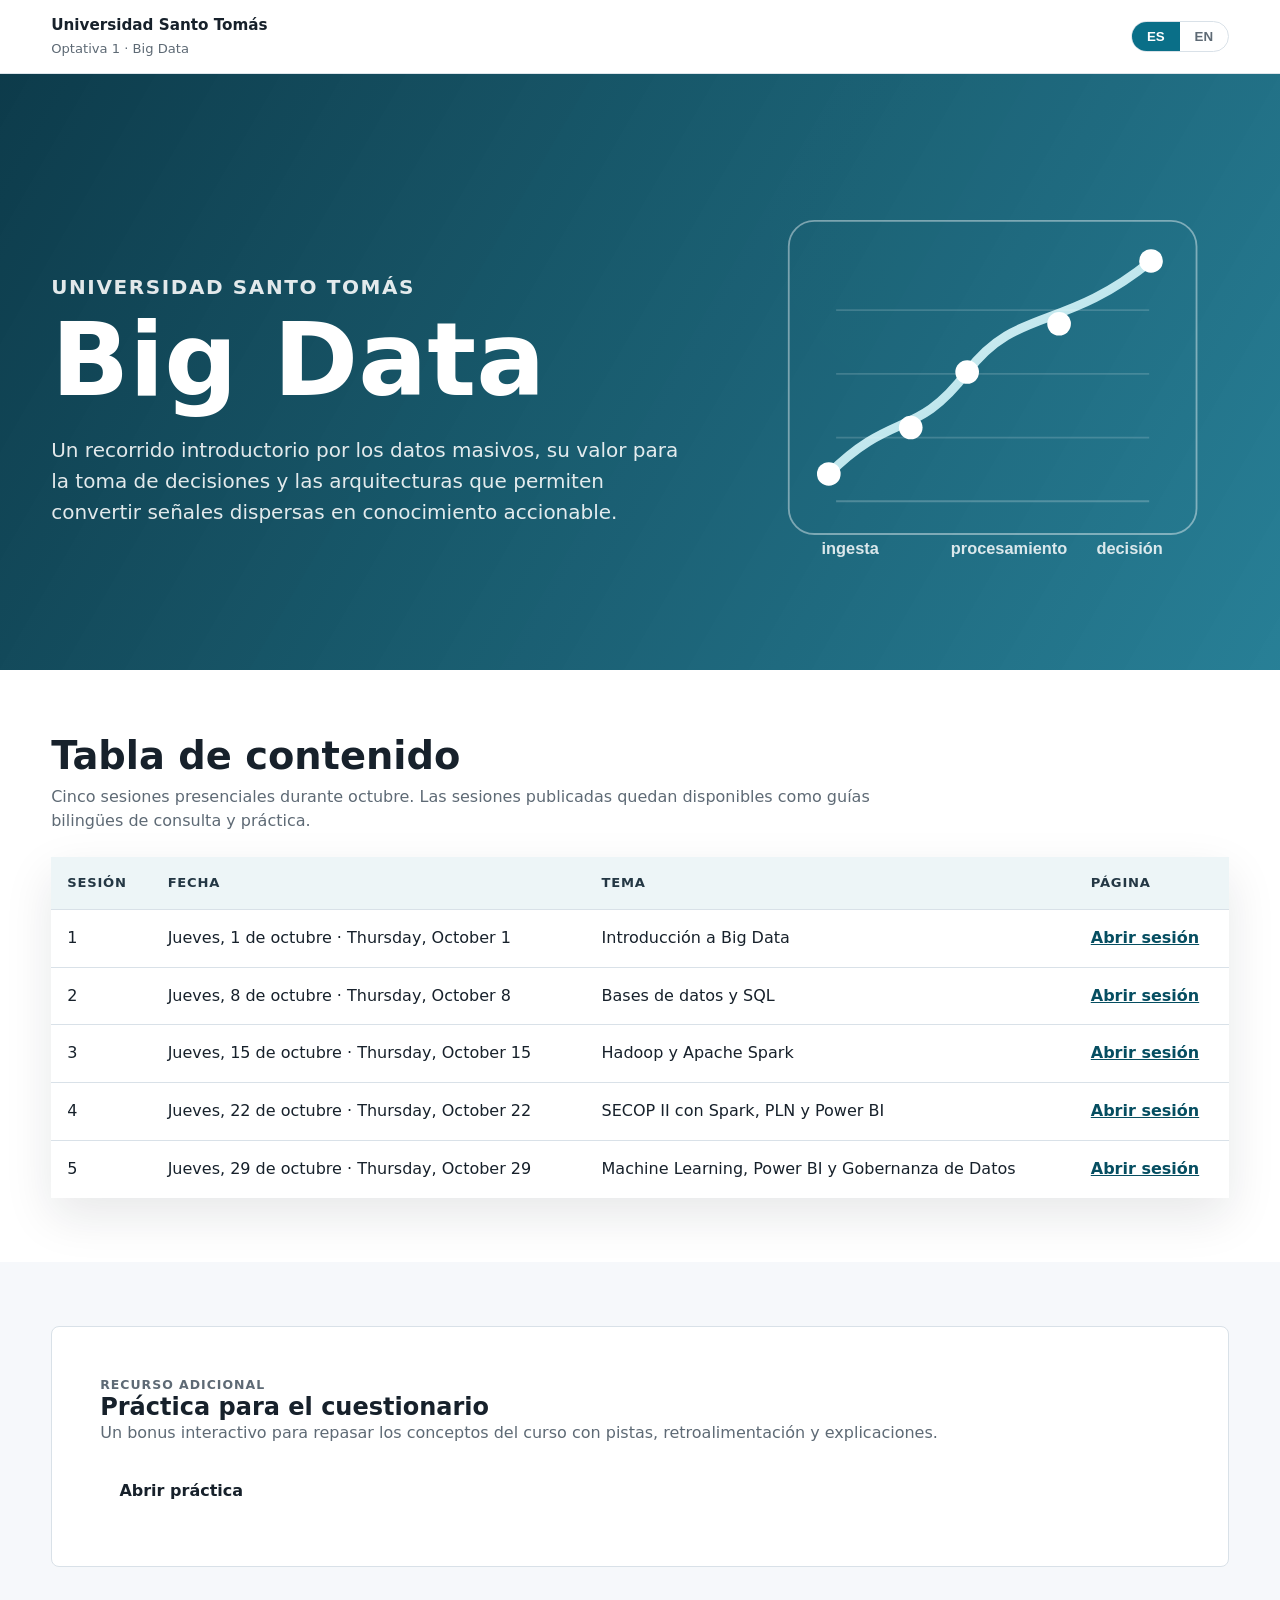
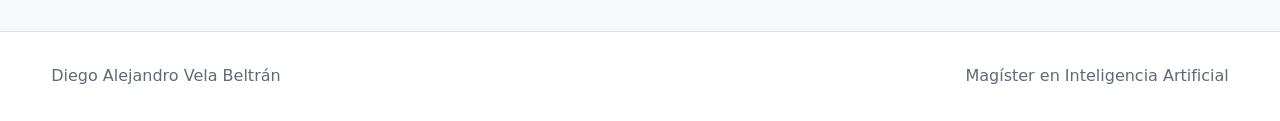
<file: index.html>
<!doctype html>
<html lang="es">
  <head>
    <meta charset="utf-8">
    <meta name="viewport" content="width=device-width, initial-scale=1">
    <title>Big Data | Universidad Santo Tomás</title>
    <meta name="description" content="Bilingual course site for the Big Data elective at Universidad Santo Tomás.">
    <link rel="stylesheet" href="styles.css">
  </head>
  <body>
    <header class="topbar">
      <div class="brand">
        <strong>Universidad Santo Tomás</strong>
        <span data-lang="es">Optativa 1 · Big Data</span>
        <span data-lang="en">Elective 1 · Big Data</span>
      </div>
      <nav class="nav-actions" aria-label="Language">
        <div class="language-toggle" aria-label="Language selector">
          <button type="button" data-lang-button="es">ES</button>
          <button type="button" data-lang-button="en">EN</button>
        </div>
      </nav>
    </header>

    <main>
      <section class="hero">
        <div class="hero-inner">
          <div>
            <p class="eyebrow">Universidad Santo Tomás</p>
            <div data-lang="es">
              <h1>Big Data</h1>
              <p>Un recorrido introductorio por los datos masivos, su valor para la toma de decisiones y las arquitecturas que permiten convertir señales dispersas en conocimiento accionable.</p>
            </div>
            <div data-lang="en">
              <h1>Big Data</h1>
              <p>An introductory journey through massive data, its value for decision-making, and the architectures that turn scattered signals into actionable knowledge.</p>
            </div>
          </div>
          <div class="hero-visual" aria-hidden="true">
            <svg class="signal-map" viewBox="0 0 520 470" role="img">
              <defs>
                <linearGradient id="g" x1="0" x2="1" y1="0" y2="1">
                  <stop offset="0" stop-color="#ffffff" stop-opacity="0.98"/>
                  <stop offset="1" stop-color="#9fe5ef" stop-opacity="0.86"/>
                </linearGradient>
              </defs>
              <rect x="36" y="48" width="448" height="344" rx="28" fill="none" stroke="rgba(255,255,255,.42)" stroke-width="2"/>
              <path d="M80 326 C150 256 176 288 232 214 C286 142 338 170 434 92" fill="none" stroke="url(#g)" stroke-width="10" stroke-linecap="round"/>
              <path d="M88 356 H432" stroke="rgba(255,255,255,.22)" stroke-width="2"/>
              <path d="M88 286 H432" stroke="rgba(255,255,255,.16)" stroke-width="2"/>
              <path d="M88 216 H432" stroke="rgba(255,255,255,.16)" stroke-width="2"/>
              <path d="M88 146 H432" stroke="rgba(255,255,255,.16)" stroke-width="2"/>
              <g fill="#fff">
                <circle cx="80" cy="326" r="13"/>
                <circle cx="170" cy="275" r="13"/>
                <circle cx="232" cy="214" r="13"/>
                <circle cx="333" cy="161" r="13"/>
                <circle cx="434" cy="92" r="13"/>
              </g>
              <g fill="rgba(255,255,255,.84)" font-family="Inter, sans-serif" font-size="18" font-weight="800">
                <text data-lang="es" x="72" y="414">ingesta</text>
                <text data-lang="en" x="72" y="414">ingestion</text>
                <text data-lang="es" x="214" y="414">procesamiento</text>
                <text data-lang="en" x="214" y="414">processing</text>
                <text data-lang="es" x="374" y="414">decisión</text>
                <text data-lang="en" x="374" y="414">decision</text>
              </g>
            </svg>
          </div>
        </div>
      </section>

      <section class="section alt">
        <div class="section-inner">
          <div class="section-head">
            <div data-lang="es">
              <h2>Tabla de contenido</h2>
              <p>Cinco sesiones presenciales durante octubre. Las sesiones publicadas quedan disponibles como guías bilingües de consulta y práctica.</p>
            </div>
            <div data-lang="en">
              <h2>Table of Contents</h2>
              <p>Five in-person sessions during October. Published sessions are available as bilingual study and practice guides.</p>
            </div>
          </div>

          <table class="session-table">
            <thead>
              <tr>
                <th data-lang="es">Sesión</th>
                <th data-lang="es">Fecha</th>
                <th data-lang="es">Tema</th>
                <th data-lang="es">Página</th>
                <th data-lang="en">Session</th>
                <th data-lang="en">Date</th>
                <th data-lang="en">Topic</th>
                <th data-lang="en">Page</th>
              </tr>
            </thead>
            <tbody>
              <tr>
                <td data-label="Sesión / Session">1</td>
                <td data-label="Fecha / Date">Jueves, 1 de octubre · Thursday, October 1</td>
                <td data-label="Tema / Topic">
                  <span data-lang="es">Introducción a Big Data</span>
                  <span data-lang="en">Introduction to Big Data</span>
                </td>
                <td data-label="Página / Page"><a href="sesiones/sesion-1/"><span data-lang="es">Abrir sesión</span><span data-lang="en">Open session</span></a></td>
              </tr>
              <tr>
                <td data-label="Sesión / Session">2</td>
                <td data-label="Fecha / Date">Jueves, 8 de octubre · Thursday, October 8</td>
                <td data-label="Tema / Topic">
                  <span data-lang="es">Bases de datos y SQL</span>
                  <span data-lang="en">Databases and SQL</span>
                </td>
                <td data-label="Página / Page"><a href="sesiones/sesion-2/"><span data-lang="es">Abrir sesión</span><span data-lang="en">Open session</span></a></td>
              </tr>
              <tr>
                <td data-label="Sesión / Session">3</td>
                <td data-label="Fecha / Date">Jueves, 15 de octubre · Thursday, October 15</td>
                <td data-label="Tema / Topic">
                  <span data-lang="es">Hadoop y Apache Spark</span>
                  <span data-lang="en">Hadoop and Apache Spark</span>
                </td>
                <td data-label="Página / Page"><a href="sesiones/sesion-3/"><span data-lang="es">Abrir sesión</span><span data-lang="en">Open session</span></a></td>
              </tr>
              <tr>
                <td data-label="Sesión / Session">4</td>
                <td data-label="Fecha / Date">Jueves, 22 de octubre · Thursday, October 22</td>
                <td data-label="Tema / Topic">
                  <span data-lang="es">SECOP II con Spark, PLN y Power BI</span>
                  <span data-lang="en">SECOP II with Spark, NLP, and Power BI</span>
                </td>
                <td data-label="Página / Page"><a href="sesiones/sesion-4/"><span data-lang="es">Abrir sesión</span><span data-lang="en">Open session</span></a></td>
              </tr>
              <tr>
                <td data-label="Sesión / Session">5</td>
                <td data-label="Fecha / Date">Jueves, 29 de octubre · Thursday, October 29</td>
                <td data-label="Tema / Topic">
                  <span data-lang="es">Machine Learning, Power BI y Gobernanza de Datos</span>
                  <span data-lang="en">Machine Learning, Power BI, and Data Governance</span>
                </td>
                <td data-label="Página / Page"><a href="sesiones/sesion-5/"><span data-lang="es">Abrir sesión</span><span data-lang="en">Open session</span></a></td>
              </tr>
            </tbody>
          </table>
        </div>
      </section>

      <section class="section">
        <div class="section-inner">
          <div class="practice-banner">
            <div class="card">
              <div data-lang="es">
                <p class="eyebrow">Recurso adicional</p>
                <h2>Práctica para el cuestionario</h2>
                <p>Un bonus interactivo para repasar los conceptos del curso con pistas, retroalimentación y explicaciones.</p>
                <a class="practice-link" href="sesiones/bonus-cuestionario/">Abrir práctica</a>
              </div>
              <div data-lang="en">
                <p class="eyebrow">Additional resource</p>
                <h2>Practice for the questionnaire</h2>
                <p>An interactive bonus to review course concepts with hints, feedback, and explanations.</p>
                <a class="practice-link" href="sesiones/bonus-cuestionario/">Open practice</a>
              </div>
            </div>
          </div>
        </div>
      </section>
    </main>

    <footer>
      <div class="section-inner">
        <span>Diego Alejandro Vela Beltrán</span>
        <span data-lang="es">Magíster en Inteligencia Artificial</span>
        <span data-lang="en">Master's Degree in Artificial Intelligence</span>
      </div>
    </footer>

    <script src="script.js"></script>
  </body>
</html>
</file>
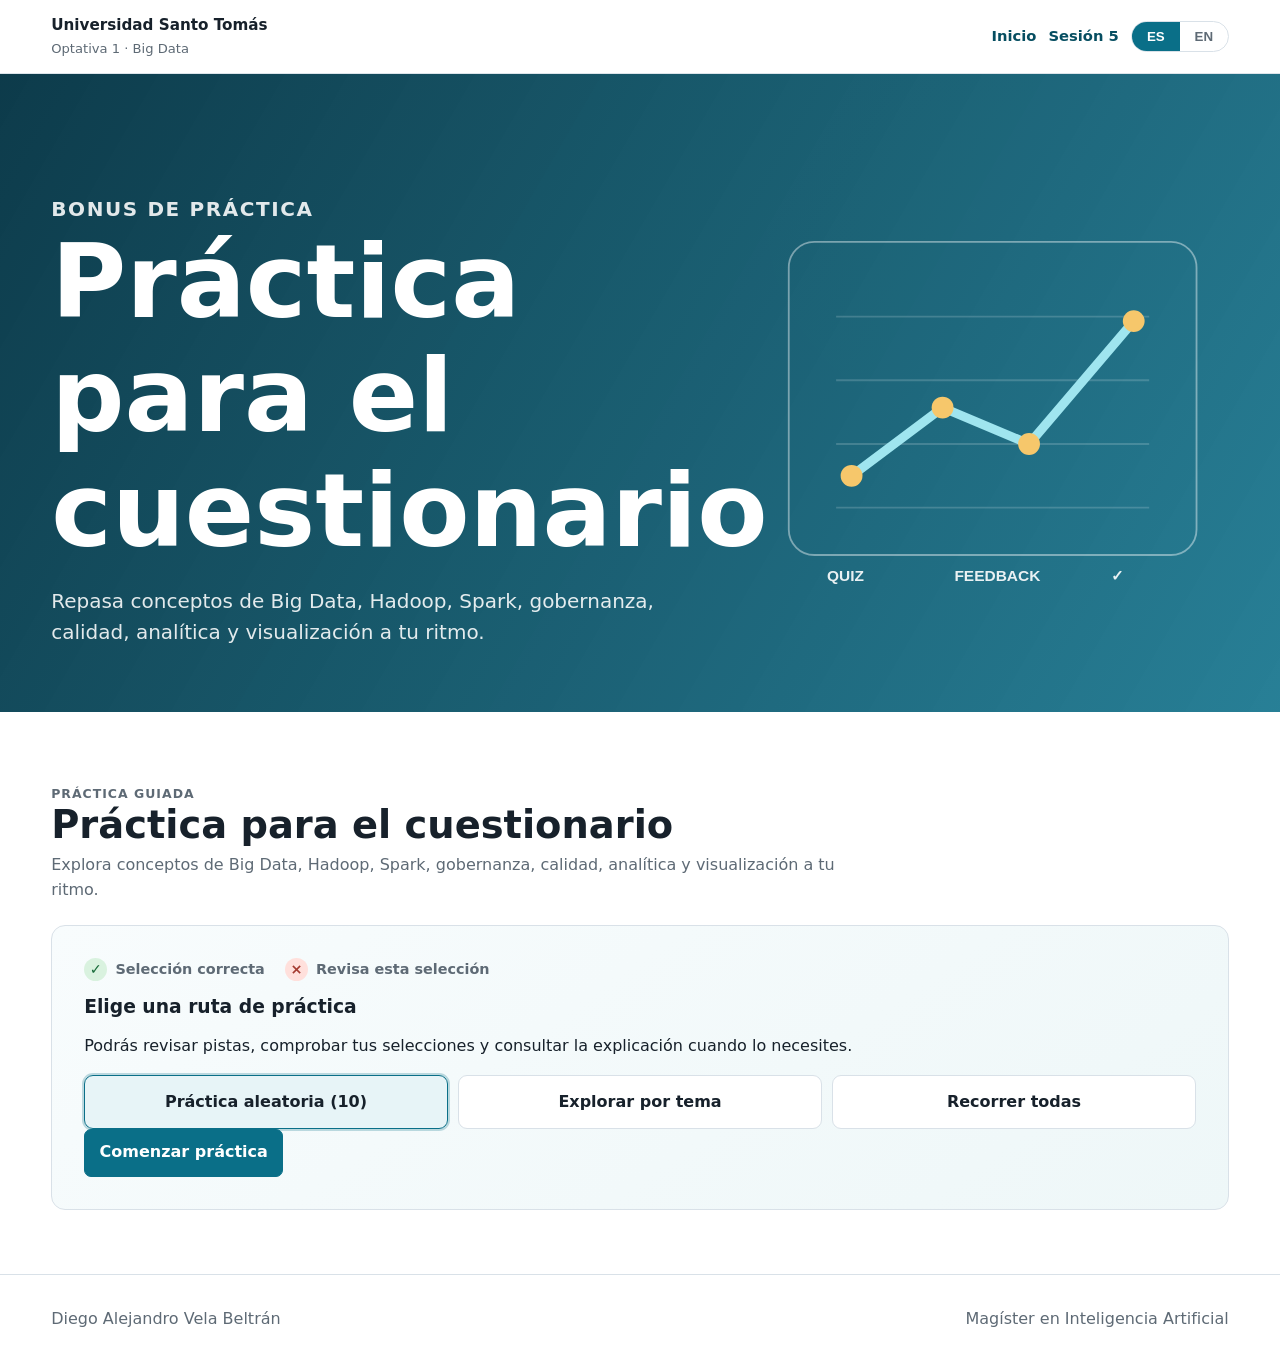
<file: sesiones/bonus-cuestionario/index.html>
<!doctype html>
<html lang="es">
<head>
<meta charset="utf-8"><meta name="viewport" content="width=device-width, initial-scale=1">
<title>Bonus · Práctica para el cuestionario | Big Data</title>
<meta name="description" content="Práctica interactiva bilingüe para repasar Big Data, Hadoop, Spark y gobernanza de datos.">
<link rel="stylesheet" href="../../styles.css">
</head>
<body>
<header class="topbar"><div class="brand"><strong>Universidad Santo Tomás</strong><span data-lang="es">Optativa 1 · Big Data</span><span data-lang="en">Elective 1 · Big Data</span></div><nav class="nav-actions" aria-label="Navigation"><a class="home-link" href="../../"><span data-lang="es">Inicio</span><span data-lang="en">Home</span></a><a class="home-link" href="../sesion-5/"><span data-lang="es">Sesión 5</span><span data-lang="en">Session 5</span></a><div class="language-toggle" aria-label="Language selector"><button type="button" data-lang-button="es">ES</button><button type="button" data-lang-button="en">EN</button></div></nav></header>
<main>
<section class="hero lesson-hero"><div class="hero-inner"><div><p class="eyebrow" data-lang="es">Bonus de práctica</p><p class="eyebrow" data-lang="en">Practice bonus</p><div data-lang="es"><h1>Práctica para el cuestionario</h1><p>Repasa conceptos de Big Data, Hadoop, Spark, gobernanza, calidad, analítica y visualización a tu ritmo.</p></div><div data-lang="en"><h1>Practice for the questionnaire</h1><p>Review Big Data, Hadoop, Spark, governance, quality, analytics, and visualization at your own pace.</p></div></div><div class="hero-visual" aria-hidden="true"><svg class="signal-map" viewBox="0 0 520 470" role="img"><rect x="36" y="48" width="448" height="344" rx="28" fill="none" stroke="rgba(255,255,255,.42)" stroke-width="2"/><path d="M88 340 H432 M88 270 H432 M88 200 H432 M88 130 H432" stroke="rgba(255,255,255,.17)" stroke-width="2"/><path d="M105 305 L205 230 L300 270 L415 135" fill="none" stroke="#9fe5ef" stroke-width="10" stroke-linecap="round" stroke-linejoin="round"/><g fill="#f6c76b"><circle cx="105" cy="305" r="12"/><circle cx="205" cy="230" r="12"/><circle cx="300" cy="270" r="12"/><circle cx="415" cy="135" r="12"/></g><g fill="rgba(255,255,255,.9)" font-family="Inter, sans-serif" font-size="17" font-weight="800"><text x="78" y="420">QUIZ</text><text x="218" y="420">FEEDBACK</text><text x="390" y="420">✓</text></g></svg></div></div></section>
<section class="section alt" id="practica-cuestionario"><div class="section-inner"><div class="section-head"><div data-lang="es"><p class="eyebrow">Práctica guiada</p><h2>Práctica para el cuestionario</h2><p>Explora conceptos de Big Data, Hadoop, Spark, gobernanza, calidad, analítica y visualización a tu ritmo.</p></div><div data-lang="en"><p class="eyebrow">Guided practice</p><h2>Practice for the questionnaire</h2><p>Explore Big Data, Hadoop, Spark, governance, quality, analytics, and visualization concepts at your own pace.</p></div></div><div class="practice-lab" data-practice-app><div class="practice-legend"><span class="legend-swatch legend-correct">✓</span><span data-lang="es">Selección correcta</span><span data-lang="en">Correct selection</span><span class="legend-swatch legend-incorrect">×</span><span data-lang="es">Revisa esta selección</span><span data-lang="en">Review this selection</span></div><div id="practice-start"><div data-lang="es"><h3>Elige una ruta de práctica</h3><p>Podrás revisar pistas, comprobar tus selecciones y consultar la explicación cuando lo necesites.</p></div><div data-lang="en"><h3>Choose a practice path</h3><p>You can review hints, check your selections, and read the explanation whenever you need it.</p></div><div class="practice-mode-list" role="group" aria-label="Practice mode"><button type="button" class="practice-mode is-selected" data-practice-mode="random"><span data-lang="es">Práctica aleatoria (10)</span><span data-lang="en">Random practice (10)</span></button><button type="button" class="practice-mode" data-practice-mode="topic"><span data-lang="es">Explorar por tema</span><span data-lang="en">Explore by topic</span></button><button type="button" class="practice-mode" data-practice-mode="all"><span data-lang="es">Recorrer todas</span><span data-lang="en">Explore all</span></button></div><fieldset class="practice-topic-picker" id="practice-topic-picker" hidden><legend><span data-lang="es">Selecciona uno o varios temas</span><span data-lang="en">Select one or more topics</span></legend><div class="practice-topic-list" id="practice-topics"></div></fieldset><button type="button" class="practice-start-button" id="practice-start-button"><span data-lang="es">Comenzar práctica</span><span data-lang="en">Start practice</span></button></div><div class="practice-question" id="practice-question" hidden><div class="practice-progress"><span id="practice-counter"></span><span id="practice-visited"></span></div><div class="practice-level" id="practice-level"></div><h3 id="practice-question-text"></h3><p id="practice-type"></p><div class="practice-options" id="practice-options"></div><div class="practice-actions"><button type="button" class="secondary" id="practice-hint"><span data-lang="es">Ver pista</span><span data-lang="en">Show hint</span></button><button type="button" id="practice-check" disabled><span data-lang="es">Comprobar respuesta</span><span data-lang="en">Check answer</span></button><button type="button" class="secondary" id="practice-retry"><span data-lang="es">Intentar de nuevo</span><span data-lang="en">Try again</span></button><button type="button" class="secondary" id="practice-explain" disabled><span data-lang="es">Ver explicación</span><span data-lang="en">Show explanation</span></button><button type="button" id="practice-next" disabled><span data-lang="es">Continuar</span><span data-lang="en">Continue</span></button></div><div class="practice-hint" id="practice-hint-text" hidden aria-live="polite"></div><div class="practice-feedback" id="practice-feedback" hidden aria-live="polite"></div><div class="practice-explanation" id="practice-explanation" hidden></div></div><div class="practice-finish" id="practice-finish" hidden><h3><span data-lang="es">Has terminado esta selección</span><span data-lang="en">You finished this selection</span></h3><p id="practice-finish-count"></p><div class="practice-actions"><button type="button" id="practice-again"><span data-lang="es">Practicar otra selección</span><span data-lang="en">Practice another selection</span></button><button type="button" class="secondary" id="practice-home"><span data-lang="es">Volver al inicio</span><span data-lang="en">Back to start</span></button></div></div></div></div></section>
</main>
<footer><div class="section-inner"><span>Diego Alejandro Vela Beltrán</span><span data-lang="es">Magíster en Inteligencia Artificial</span><span data-lang="en">Master's Degree in Artificial Intelligence</span></div></footer>
<script src="../../script.js"></script><script type="module" src="../sesion-5/practica.js"></script>
</body></html>
</file>
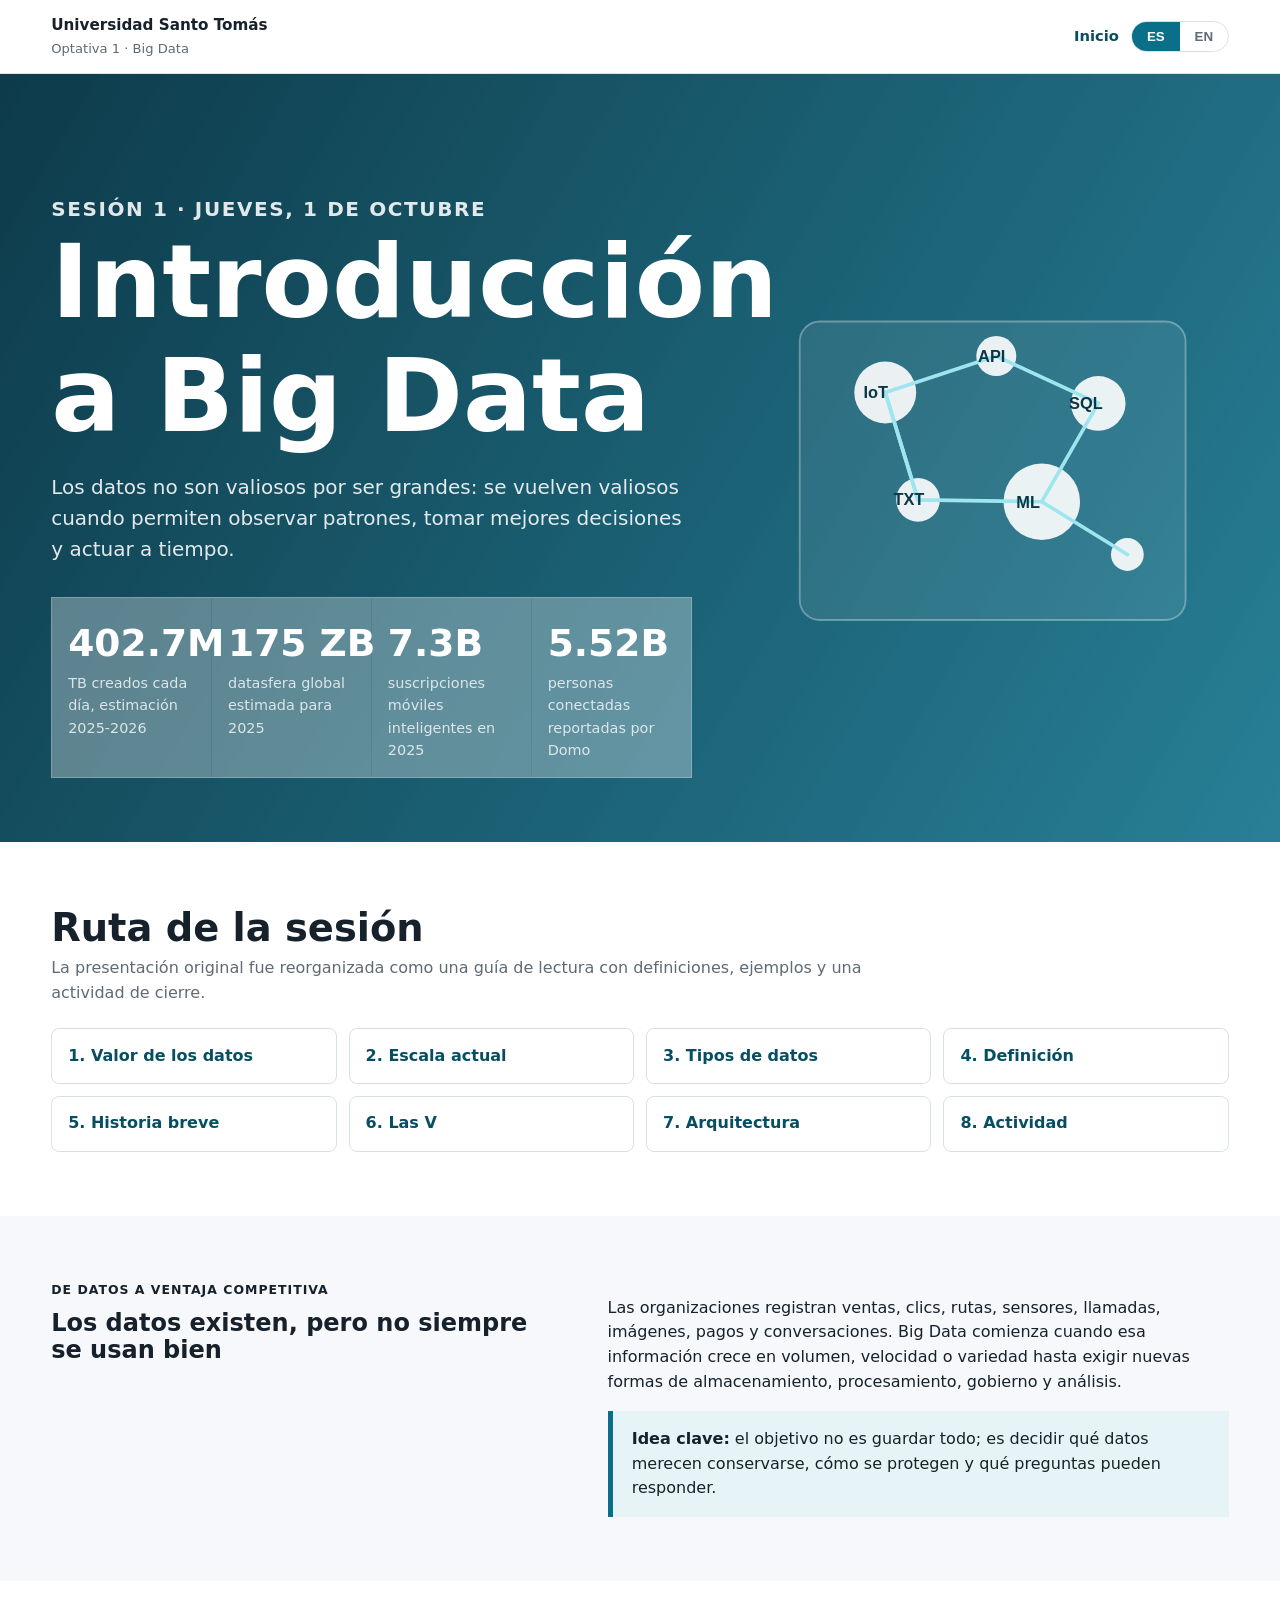
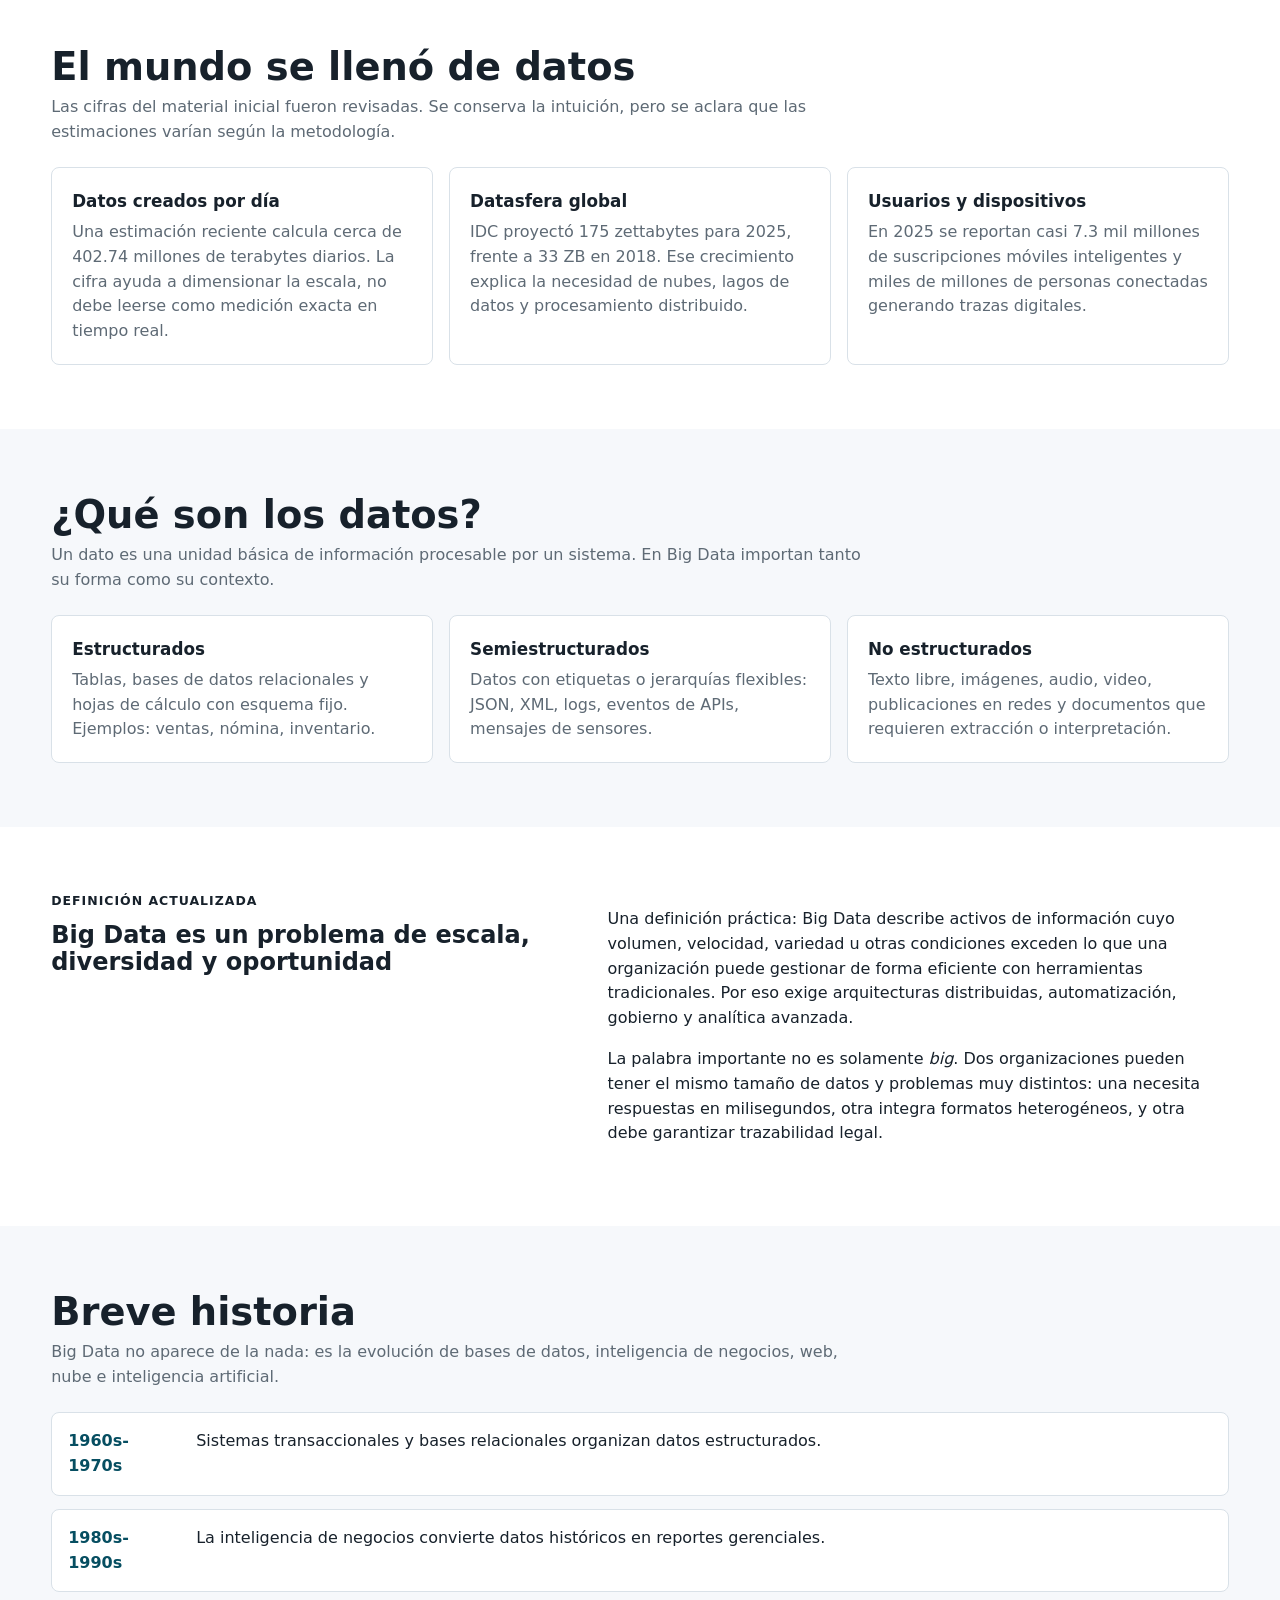
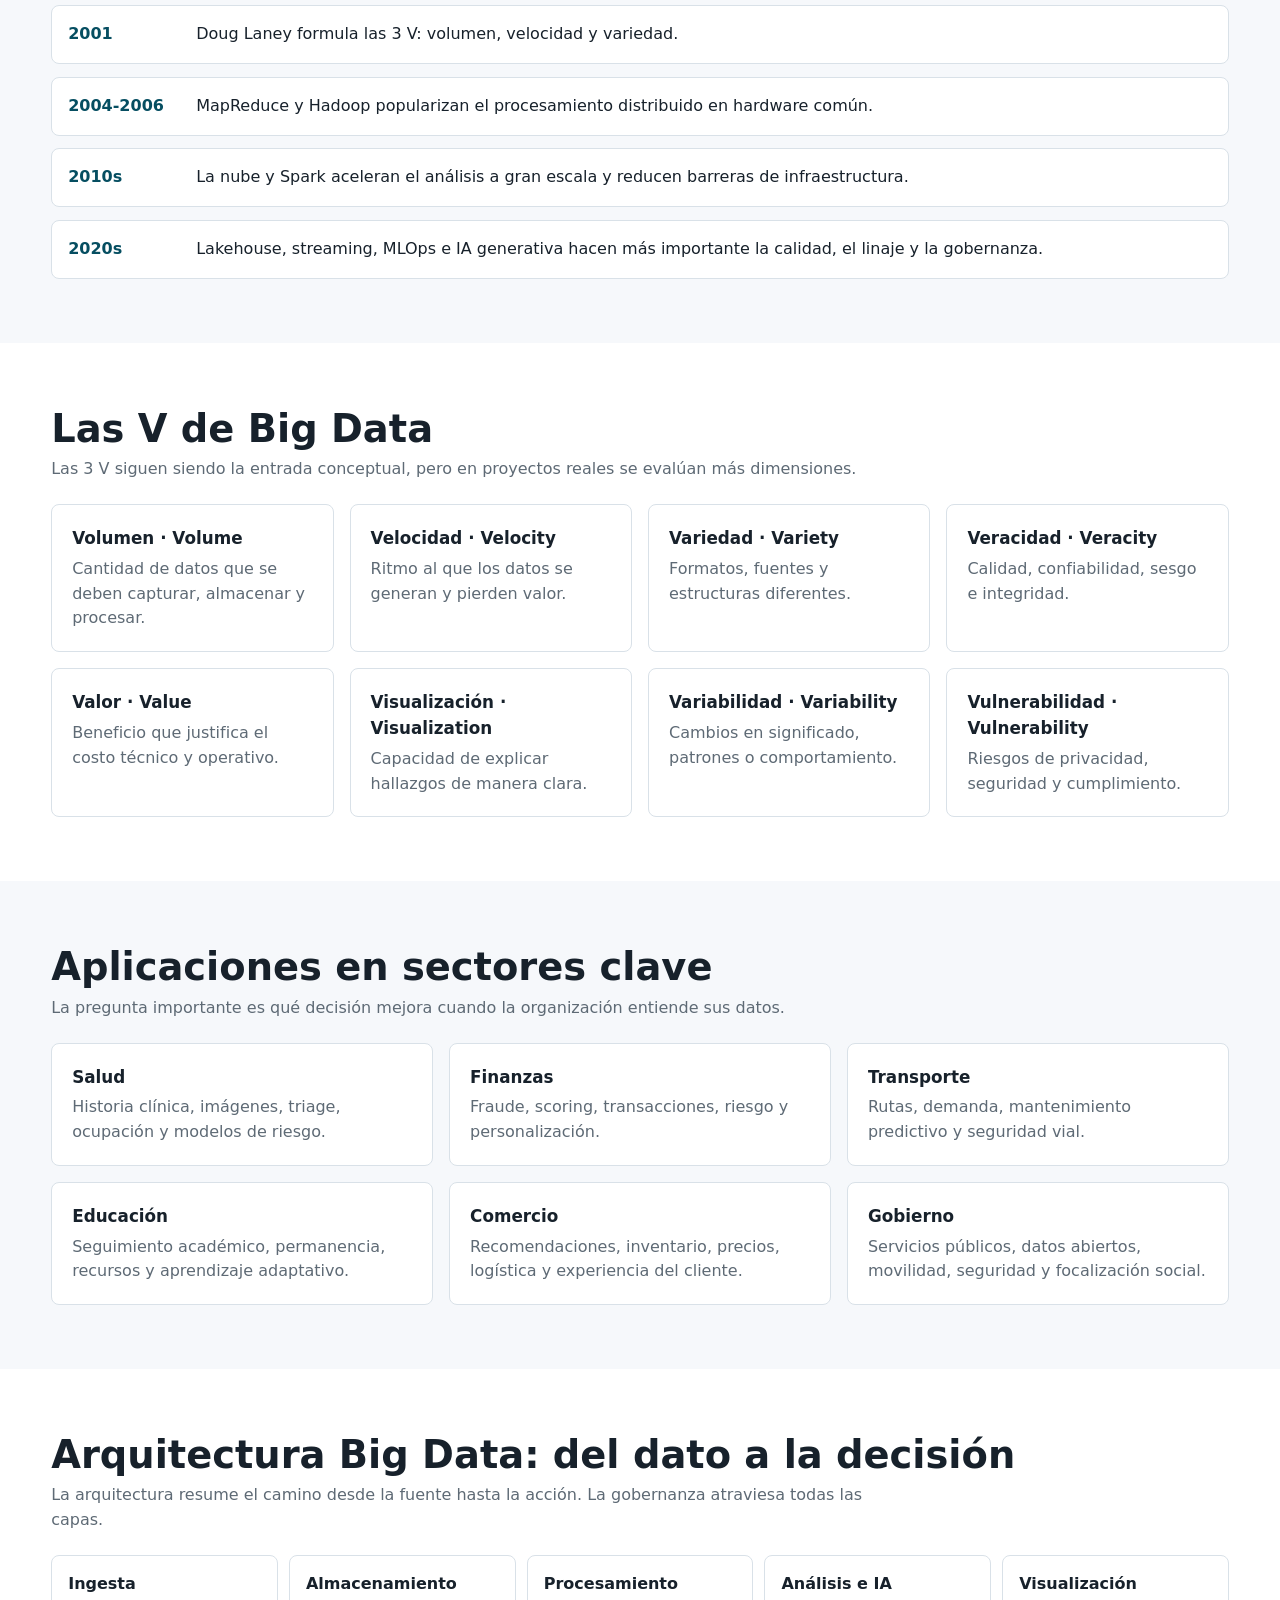
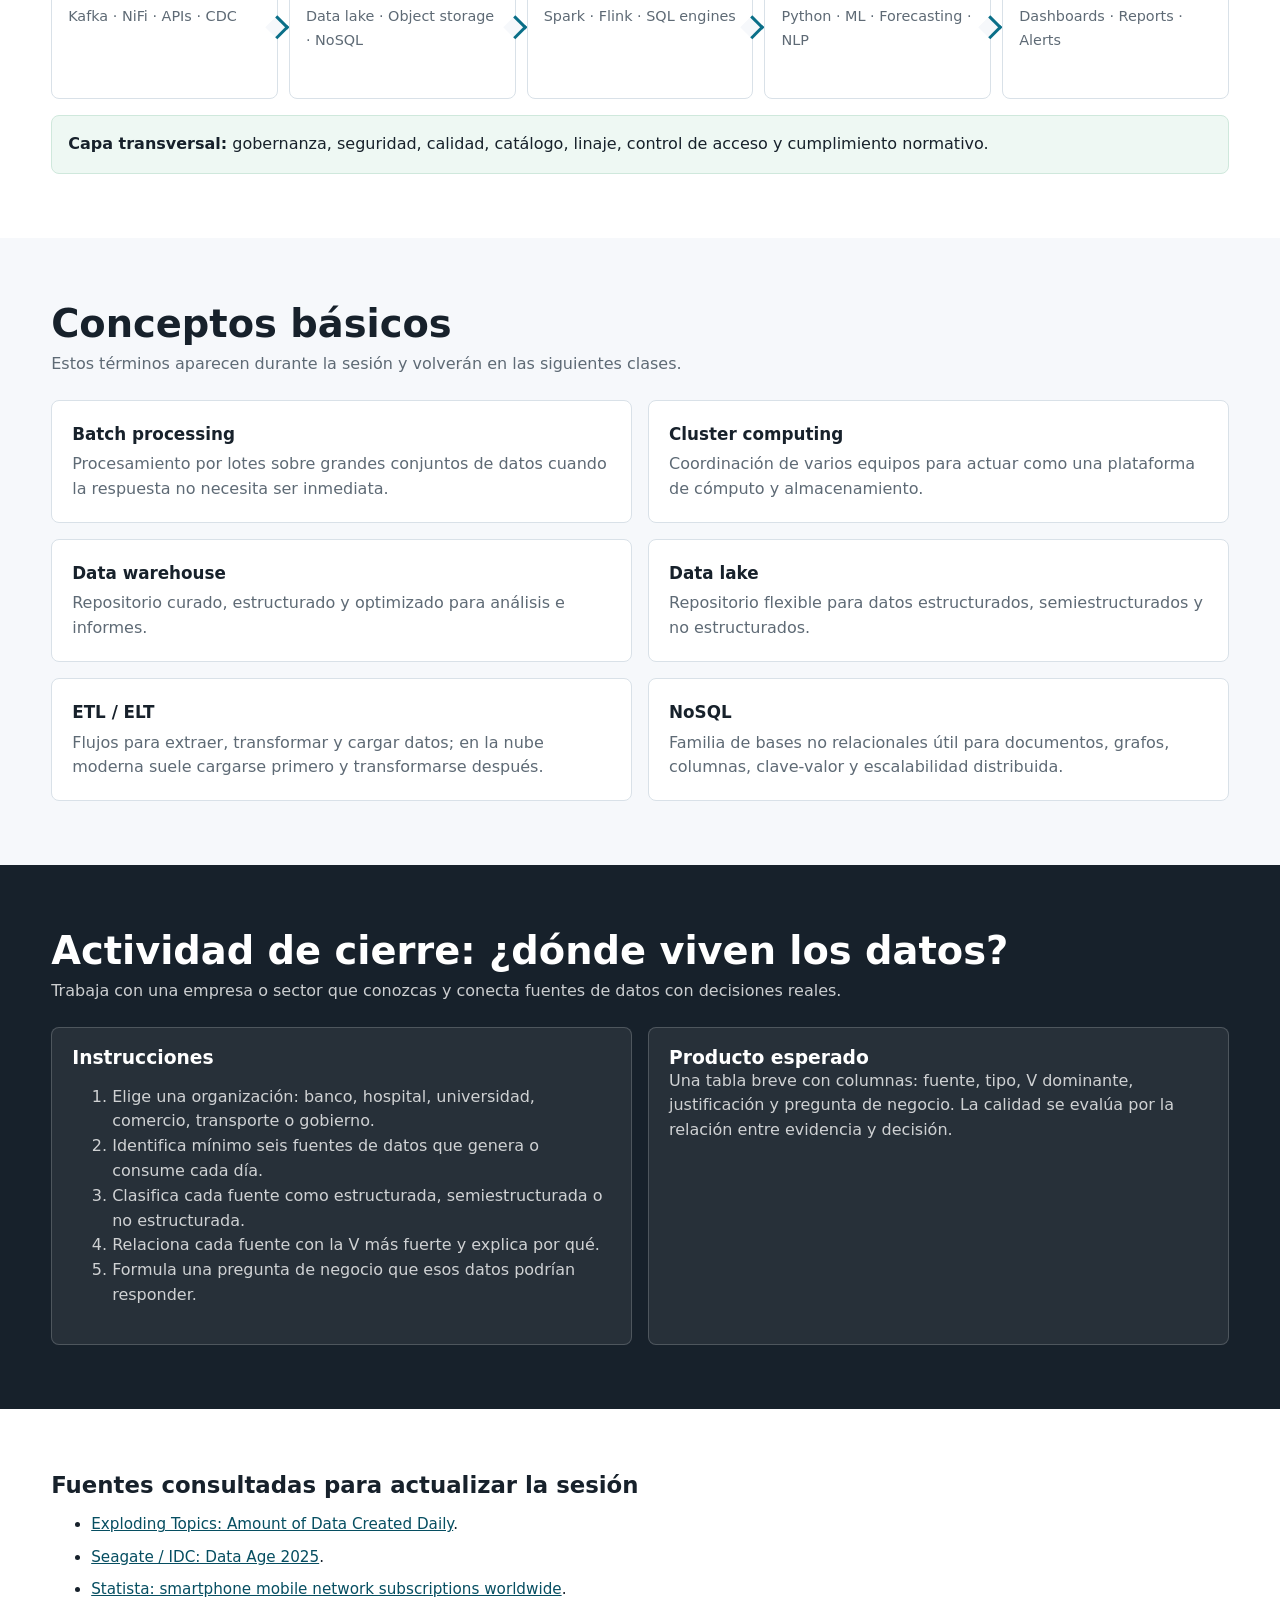
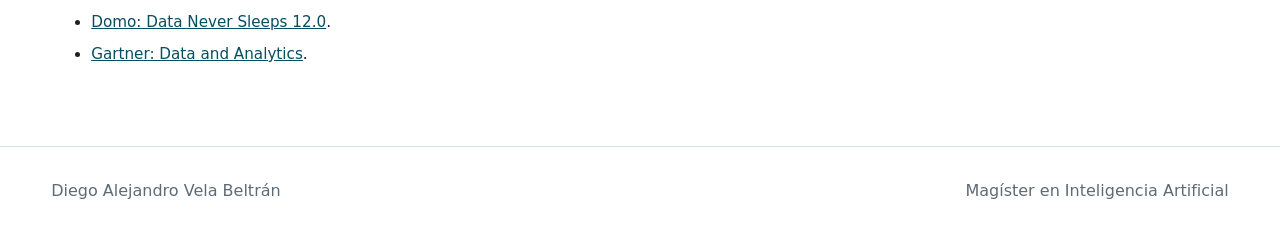
<file: sesiones/sesion-1/index.html>
<!doctype html>
<html lang="es">
  <head>
    <meta charset="utf-8">
    <meta name="viewport" content="width=device-width, initial-scale=1">
    <title>Sesión 1 · Introducción a Big Data</title>
    <meta name="description" content="Session 1: updated bilingual introduction to Big Data.">
    <link rel="stylesheet" href="../../styles.css">
  </head>
  <body>
    <header class="topbar">
      <div class="brand">
        <strong>Universidad Santo Tomás</strong>
        <span data-lang="es">Optativa 1 · Big Data</span>
        <span data-lang="en">Elective 1 · Big Data</span>
      </div>
      <nav class="nav-actions" aria-label="Navigation">
        <a class="home-link" href="../../"><span data-lang="es">Inicio</span><span data-lang="en">Home</span></a>
        <div class="language-toggle" aria-label="Language selector">
          <button type="button" data-lang-button="es">ES</button>
          <button type="button" data-lang-button="en">EN</button>
        </div>
      </nav>
    </header>

    <main>
      <section class="hero lesson-hero">
        <div class="hero-inner">
          <div>
            <p class="eyebrow" data-lang="es">Sesión 1 · Jueves, 1 de octubre</p>
            <p class="eyebrow" data-lang="en">Session 1 · Thursday, October 1</p>
            <div data-lang="es">
              <h1>Introducción a Big Data</h1>
              <p>Los datos no son valiosos por ser grandes: se vuelven valiosos cuando permiten observar patrones, tomar mejores decisiones y actuar a tiempo.</p>
            </div>
            <div data-lang="en">
              <h1>Introduction to Big Data</h1>
              <p>Data is not valuable just because it is big: it becomes valuable when it reveals patterns, improves decisions, and supports timely action.</p>
            </div>
            <div class="stats-band">
              <div class="stat">
                <strong>402.7M</strong>
                <span data-lang="es">TB creados cada día, estimación 2025-2026</span>
                <span data-lang="en">TB created each day, 2025-2026 estimate</span>
              </div>
              <div class="stat">
                <strong>175 ZB</strong>
                <span data-lang="es">datasfera global estimada para 2025</span>
                <span data-lang="en">estimated global datasphere for 2025</span>
              </div>
              <div class="stat">
                <strong>7.3B</strong>
                <span data-lang="es">suscripciones móviles inteligentes en 2025</span>
                <span data-lang="en">smartphone mobile subscriptions in 2025</span>
              </div>
              <div class="stat">
                <strong>5.52B</strong>
                <span data-lang="es">personas conectadas reportadas por Domo</span>
                <span data-lang="en">people online reported by Domo</span>
              </div>
            </div>
          </div>
          <div class="hero-visual" aria-hidden="true">
            <svg class="signal-map" viewBox="0 0 520 470" role="img">
              <rect x="48" y="64" width="424" height="328" rx="22" fill="rgba(255,255,255,.08)" stroke="rgba(255,255,255,.32)" stroke-width="2"/>
              <g fill="rgba(255,255,255,.9)">
                <circle cx="142" cy="142" r="34"/>
                <circle cx="264" cy="102" r="22"/>
                <circle cx="376" cy="154" r="30"/>
                <circle cx="178" cy="260" r="24"/>
                <circle cx="314" cy="262" r="42"/>
                <circle cx="408" cy="320" r="18"/>
              </g>
              <g fill="none" stroke="#9fe5ef" stroke-width="4" stroke-linecap="round">
                <path d="M142 142 L264 102 L376 154 L314 262 L178 260 Z"/>
                <path d="M314 262 L408 320"/>
                <path d="M142 142 L178 260"/>
              </g>
              <g fill="#083747" font-family="Inter, sans-serif" font-weight="900" font-size="18">
                <text x="118" y="148">IoT</text>
                <text x="244" y="108">API</text>
                <text x="344" y="160">SQL</text>
                <text x="151" y="266">TXT</text>
                <text x="286" y="269">ML</text>
              </g>
            </svg>
          </div>
        </div>
      </section>

      <section class="section alt">
        <div class="section-inner">
          <div class="section-head">
            <div data-lang="es">
              <h2>Ruta de la sesión</h2>
              <p>La presentación original fue reorganizada como una guía de lectura con definiciones, ejemplos y una actividad de cierre.</p>
            </div>
            <div data-lang="en">
              <h2>Session Path</h2>
              <p>The original presentation was reorganized as a reading guide with definitions, examples, and a closing activity.</p>
            </div>
          </div>
          <nav class="toc" aria-label="Session sections">
            <a href="#valor"><span data-lang="es">1. Valor de los datos</span><span data-lang="en">1. Data value</span></a>
            <a href="#escala"><span data-lang="es">2. Escala actual</span><span data-lang="en">2. Current scale</span></a>
            <a href="#tipos"><span data-lang="es">3. Tipos de datos</span><span data-lang="en">3. Data types</span></a>
            <a href="#definicion"><span data-lang="es">4. Definición</span><span data-lang="en">4. Definition</span></a>
            <a href="#historia"><span data-lang="es">5. Historia breve</span><span data-lang="en">5. Brief history</span></a>
            <a href="#vs"><span data-lang="es">6. Las V</span><span data-lang="en">6. The Vs</span></a>
            <a href="#arquitectura"><span data-lang="es">7. Arquitectura</span><span data-lang="en">7. Architecture</span></a>
            <a href="#actividad"><span data-lang="es">8. Actividad</span><span data-lang="en">8. Activity</span></a>
          </nav>
        </div>
      </section>

      <section class="section" id="valor">
        <div class="section-inner two-col">
          <div>
            <div data-lang="es">
              <p class="eyebrow">De datos a ventaja competitiva</p>
              <h2>Los datos existen, pero no siempre se usan bien</h2>
            </div>
            <div data-lang="en">
              <p class="eyebrow">From data to competitive advantage</p>
              <h2>Data exists, but it is not always used well</h2>
            </div>
          </div>
          <div>
            <p data-lang="es">Las organizaciones registran ventas, clics, rutas, sensores, llamadas, imágenes, pagos y conversaciones. Big Data comienza cuando esa información crece en volumen, velocidad o variedad hasta exigir nuevas formas de almacenamiento, procesamiento, gobierno y análisis.</p>
            <p data-lang="en">Organizations record sales, clicks, routes, sensors, calls, images, payments, and conversations. Big Data begins when that information grows in volume, velocity, or variety enough to require new forms of storage, processing, governance, and analysis.</p>
            <div class="note">
              <p data-lang="es"><strong>Idea clave:</strong> el objetivo no es guardar todo; es decidir qué datos merecen conservarse, cómo se protegen y qué preguntas pueden responder.</p>
              <p data-lang="en"><strong>Key idea:</strong> the goal is not to store everything; it is to decide what data deserves to be kept, how it is protected, and what questions it can answer.</p>
            </div>
          </div>
        </div>
      </section>

      <section class="section alt" id="escala">
        <div class="section-inner">
          <div class="section-head">
            <div data-lang="es">
              <h2>El mundo se llenó de datos</h2>
              <p>Las cifras del material inicial fueron revisadas. Se conserva la intuición, pero se aclara que las estimaciones varían según la metodología.</p>
            </div>
            <div data-lang="en">
              <h2>The world filled up with data</h2>
              <p>The figures from the initial material were reviewed. The intuition remains, but the page clarifies that estimates vary by methodology.</p>
            </div>
          </div>
          <div class="grid">
            <article class="card">
              <strong data-lang="es">Datos creados por día</strong>
              <strong data-lang="en">Data created per day</strong>
              <p data-lang="es">Una estimación reciente calcula cerca de 402.74 millones de terabytes diarios. La cifra ayuda a dimensionar la escala, no debe leerse como medición exacta en tiempo real.</p>
              <p data-lang="en">A recent estimate puts daily data creation near 402.74 million terabytes. The figure is useful for scale, not as an exact real-time measurement.</p>
            </article>
            <article class="card">
              <strong data-lang="es">Datasfera global</strong>
              <strong data-lang="en">Global datasphere</strong>
              <p data-lang="es">IDC proyectó 175 zettabytes para 2025, frente a 33 ZB en 2018. Ese crecimiento explica la necesidad de nubes, lagos de datos y procesamiento distribuido.</p>
              <p data-lang="en">IDC projected 175 zettabytes for 2025, up from 33 ZB in 2018. That growth explains the need for clouds, data lakes, and distributed processing.</p>
            </article>
            <article class="card">
              <strong data-lang="es">Usuarios y dispositivos</strong>
              <strong data-lang="en">Users and devices</strong>
              <p data-lang="es">En 2025 se reportan casi 7.3 mil millones de suscripciones móviles inteligentes y miles de millones de personas conectadas generando trazas digitales.</p>
              <p data-lang="en">In 2025 there are almost 7.3 billion smartphone mobile subscriptions and billions of connected people producing digital traces.</p>
            </article>
          </div>
        </div>
      </section>

      <section class="section" id="tipos">
        <div class="section-inner">
          <div class="section-head">
            <div data-lang="es">
              <h2>¿Qué son los datos?</h2>
              <p>Un dato es una unidad básica de información procesable por un sistema. En Big Data importan tanto su forma como su contexto.</p>
            </div>
            <div data-lang="en">
              <h2>What is data?</h2>
              <p>A datum is a basic unit of information that a system can process. In Big Data, both form and context matter.</p>
            </div>
          </div>
          <div class="data-types">
            <article class="card">
              <strong data-lang="es">Estructurados</strong>
              <strong data-lang="en">Structured</strong>
              <p data-lang="es">Tablas, bases de datos relacionales y hojas de cálculo con esquema fijo. Ejemplos: ventas, nómina, inventario.</p>
              <p data-lang="en">Tables, relational databases, and spreadsheets with fixed schema. Examples: sales, payroll, inventory.</p>
            </article>
            <article class="card">
              <strong data-lang="es">Semiestructurados</strong>
              <strong data-lang="en">Semi-structured</strong>
              <p data-lang="es">Datos con etiquetas o jerarquías flexibles: JSON, XML, logs, eventos de APIs, mensajes de sensores.</p>
              <p data-lang="en">Data with flexible tags or hierarchies: JSON, XML, logs, API events, sensor messages.</p>
            </article>
            <article class="card">
              <strong data-lang="es">No estructurados</strong>
              <strong data-lang="en">Unstructured</strong>
              <p data-lang="es">Texto libre, imágenes, audio, video, publicaciones en redes y documentos que requieren extracción o interpretación.</p>
              <p data-lang="en">Free text, images, audio, video, social posts, and documents that require extraction or interpretation.</p>
            </article>
          </div>
        </div>
      </section>

      <section class="section alt" id="definicion">
        <div class="section-inner two-col">
          <div>
            <div data-lang="es">
              <p class="eyebrow">Definición actualizada</p>
              <h2>Big Data es un problema de escala, diversidad y oportunidad</h2>
            </div>
            <div data-lang="en">
              <p class="eyebrow">Updated definition</p>
              <h2>Big Data is a problem of scale, diversity, and timing</h2>
            </div>
          </div>
          <div>
            <p data-lang="es">Una definición práctica: Big Data describe activos de información cuyo volumen, velocidad, variedad u otras condiciones exceden lo que una organización puede gestionar de forma eficiente con herramientas tradicionales. Por eso exige arquitecturas distribuidas, automatización, gobierno y analítica avanzada.</p>
            <p data-lang="en">A practical definition: Big Data describes information assets whose volume, velocity, variety, or other conditions exceed what an organization can efficiently manage with traditional tools. That is why it requires distributed architectures, automation, governance, and advanced analytics.</p>
            <p data-lang="es">La palabra importante no es solamente <em>big</em>. Dos organizaciones pueden tener el mismo tamaño de datos y problemas muy distintos: una necesita respuestas en milisegundos, otra integra formatos heterogéneos, y otra debe garantizar trazabilidad legal.</p>
            <p data-lang="en">The important word is not only <em>big</em>. Two organizations can have the same data size and very different problems: one needs millisecond responses, another integrates heterogeneous formats, and another must guarantee legal traceability.</p>
          </div>
        </div>
      </section>

      <section class="section" id="historia">
        <div class="section-inner">
          <div class="section-head">
            <div data-lang="es">
              <h2>Breve historia</h2>
              <p>Big Data no aparece de la nada: es la evolución de bases de datos, inteligencia de negocios, web, nube e inteligencia artificial.</p>
            </div>
            <div data-lang="en">
              <h2>Brief History</h2>
              <p>Big Data does not appear from nowhere: it evolves from databases, business intelligence, the web, cloud, and artificial intelligence.</p>
            </div>
          </div>
          <div class="timeline">
            <div class="timeline-item"><time>1960s-1970s</time><span data-lang="es">Sistemas transaccionales y bases relacionales organizan datos estructurados.</span><span data-lang="en">Transactional systems and relational databases organize structured data.</span></div>
            <div class="timeline-item"><time>1980s-1990s</time><span data-lang="es">La inteligencia de negocios convierte datos históricos en reportes gerenciales.</span><span data-lang="en">Business intelligence turns historical data into managerial reports.</span></div>
            <div class="timeline-item"><time>2001</time><span data-lang="es">Doug Laney formula las 3 V: volumen, velocidad y variedad.</span><span data-lang="en">Doug Laney formulates the 3 Vs: volume, velocity, and variety.</span></div>
            <div class="timeline-item"><time>2004-2006</time><span data-lang="es">MapReduce y Hadoop popularizan el procesamiento distribuido en hardware común.</span><span data-lang="en">MapReduce and Hadoop popularize distributed processing on commodity hardware.</span></div>
            <div class="timeline-item"><time>2010s</time><span data-lang="es">La nube y Spark aceleran el análisis a gran escala y reducen barreras de infraestructura.</span><span data-lang="en">Cloud platforms and Spark accelerate large-scale analytics and reduce infrastructure barriers.</span></div>
            <div class="timeline-item"><time>2020s</time><span data-lang="es">Lakehouse, streaming, MLOps e IA generativa hacen más importante la calidad, el linaje y la gobernanza.</span><span data-lang="en">Lakehouse, streaming, MLOps, and generative AI make quality, lineage, and governance more important.</span></div>
          </div>
        </div>
      </section>

      <section class="section alt" id="vs">
        <div class="section-inner">
          <div class="section-head">
            <div data-lang="es">
              <h2>Las V de Big Data</h2>
              <p>Las 3 V siguen siendo la entrada conceptual, pero en proyectos reales se evalúan más dimensiones.</p>
            </div>
            <div data-lang="en">
              <h2>The Vs of Big Data</h2>
              <p>The 3 Vs remain the conceptual entry point, but real projects evaluate more dimensions.</p>
            </div>
          </div>
          <div class="v-grid">
            <article class="card"><strong>Volumen · Volume</strong><p data-lang="es">Cantidad de datos que se deben capturar, almacenar y procesar.</p><p data-lang="en">Amount of data to capture, store, and process.</p></article>
            <article class="card"><strong>Velocidad · Velocity</strong><p data-lang="es">Ritmo al que los datos se generan y pierden valor.</p><p data-lang="en">Rate at which data is generated and loses value.</p></article>
            <article class="card"><strong>Variedad · Variety</strong><p data-lang="es">Formatos, fuentes y estructuras diferentes.</p><p data-lang="en">Different formats, sources, and structures.</p></article>
            <article class="card"><strong>Veracidad · Veracity</strong><p data-lang="es">Calidad, confiabilidad, sesgo e integridad.</p><p data-lang="en">Quality, reliability, bias, and integrity.</p></article>
            <article class="card"><strong>Valor · Value</strong><p data-lang="es">Beneficio que justifica el costo técnico y operativo.</p><p data-lang="en">Benefit that justifies technical and operational cost.</p></article>
            <article class="card"><strong>Visualización · Visualization</strong><p data-lang="es">Capacidad de explicar hallazgos de manera clara.</p><p data-lang="en">Ability to explain findings clearly.</p></article>
            <article class="card"><strong>Variabilidad · Variability</strong><p data-lang="es">Cambios en significado, patrones o comportamiento.</p><p data-lang="en">Changes in meaning, patterns, or behavior.</p></article>
            <article class="card"><strong>Vulnerabilidad · Vulnerability</strong><p data-lang="es">Riesgos de privacidad, seguridad y cumplimiento.</p><p data-lang="en">Privacy, security, and compliance risks.</p></article>
          </div>
        </div>
      </section>

      <section class="section" id="sectores">
        <div class="section-inner">
          <div class="section-head">
            <div data-lang="es">
              <h2>Aplicaciones en sectores clave</h2>
              <p>La pregunta importante es qué decisión mejora cuando la organización entiende sus datos.</p>
            </div>
            <div data-lang="en">
              <h2>Applications in Key Sectors</h2>
              <p>The important question is which decision improves when the organization understands its data.</p>
            </div>
          </div>
          <div class="sector-grid">
            <article class="card"><strong data-lang="es">Salud</strong><strong data-lang="en">Healthcare</strong><p data-lang="es">Historia clínica, imágenes, triage, ocupación y modelos de riesgo.</p><p data-lang="en">Clinical records, images, triage, occupancy, and risk models.</p></article>
            <article class="card"><strong data-lang="es">Finanzas</strong><strong data-lang="en">Finance</strong><p data-lang="es">Fraude, scoring, transacciones, riesgo y personalización.</p><p data-lang="en">Fraud, scoring, transactions, risk, and personalization.</p></article>
            <article class="card"><strong data-lang="es">Transporte</strong><strong data-lang="en">Transportation</strong><p data-lang="es">Rutas, demanda, mantenimiento predictivo y seguridad vial.</p><p data-lang="en">Routes, demand, predictive maintenance, and road safety.</p></article>
            <article class="card"><strong data-lang="es">Educación</strong><strong data-lang="en">Education</strong><p data-lang="es">Seguimiento académico, permanencia, recursos y aprendizaje adaptativo.</p><p data-lang="en">Academic tracking, retention, resources, and adaptive learning.</p></article>
            <article class="card"><strong data-lang="es">Comercio</strong><strong data-lang="en">Commerce</strong><p data-lang="es">Recomendaciones, inventario, precios, logística y experiencia del cliente.</p><p data-lang="en">Recommendations, inventory, pricing, logistics, and customer experience.</p></article>
            <article class="card"><strong data-lang="es">Gobierno</strong><strong data-lang="en">Government</strong><p data-lang="es">Servicios públicos, datos abiertos, movilidad, seguridad y focalización social.</p><p data-lang="en">Public services, open data, mobility, safety, and social targeting.</p></article>
          </div>
        </div>
      </section>

      <section class="section alt" id="arquitectura">
        <div class="section-inner">
          <div class="section-head">
            <div data-lang="es">
              <h2>Arquitectura Big Data: del dato a la decisión</h2>
              <p>La arquitectura resume el camino desde la fuente hasta la acción. La gobernanza atraviesa todas las capas.</p>
            </div>
            <div data-lang="en">
              <h2>Big Data Architecture: from data to decision</h2>
              <p>The architecture summarizes the path from source to action. Governance crosses every layer.</p>
            </div>
          </div>
          <div class="architecture">
            <div class="arch-step"><strong data-lang="es">Ingesta</strong><strong data-lang="en">Ingestion</strong><span>Kafka · NiFi · APIs · CDC</span></div>
            <div class="arch-step"><strong data-lang="es">Almacenamiento</strong><strong data-lang="en">Storage</strong><span>Data lake · Object storage · NoSQL</span></div>
            <div class="arch-step"><strong data-lang="es">Procesamiento</strong><strong data-lang="en">Processing</strong><span>Spark · Flink · SQL engines</span></div>
            <div class="arch-step"><strong data-lang="es">Análisis e IA</strong><strong data-lang="en">Analytics and AI</strong><span>Python · ML · Forecasting · NLP</span></div>
            <div class="arch-step"><strong data-lang="es">Visualización</strong><strong data-lang="en">Visualization</strong><span>Dashboards · Reports · Alerts</span></div>
          </div>
          <div class="governance">
            <strong data-lang="es">Capa transversal:</strong>
            <strong data-lang="en">Cross-cutting layer:</strong>
            <span data-lang="es"> gobernanza, seguridad, calidad, catálogo, linaje, control de acceso y cumplimiento normativo.</span>
            <span data-lang="en"> governance, security, quality, catalog, lineage, access control, and regulatory compliance.</span>
          </div>
        </div>
      </section>

      <section class="section">
        <div class="section-inner">
          <div class="section-head">
            <div data-lang="es">
              <h2>Conceptos básicos</h2>
              <p>Estos términos aparecen durante la sesión y volverán en las siguientes clases.</p>
            </div>
            <div data-lang="en">
              <h2>Basic Concepts</h2>
              <p>These terms appear during the session and will return in the next classes.</p>
            </div>
          </div>
          <div class="concept-grid">
            <article class="card"><strong>Batch processing</strong><p data-lang="es">Procesamiento por lotes sobre grandes conjuntos de datos cuando la respuesta no necesita ser inmediata.</p><p data-lang="en">Batch processing over large datasets when the response does not need to be immediate.</p></article>
            <article class="card"><strong>Cluster computing</strong><p data-lang="es">Coordinación de varios equipos para actuar como una plataforma de cómputo y almacenamiento.</p><p data-lang="en">Coordination of multiple machines to act as a computing and storage platform.</p></article>
            <article class="card"><strong>Data warehouse</strong><p data-lang="es">Repositorio curado, estructurado y optimizado para análisis e informes.</p><p data-lang="en">Curated, structured repository optimized for analytics and reporting.</p></article>
            <article class="card"><strong>Data lake</strong><p data-lang="es">Repositorio flexible para datos estructurados, semiestructurados y no estructurados.</p><p data-lang="en">Flexible repository for structured, semi-structured, and unstructured data.</p></article>
            <article class="card"><strong>ETL / ELT</strong><p data-lang="es">Flujos para extraer, transformar y cargar datos; en la nube moderna suele cargarse primero y transformarse después.</p><p data-lang="en">Flows to extract, transform, and load data; in modern cloud stacks, data is often loaded first and transformed later.</p></article>
            <article class="card"><strong>NoSQL</strong><p data-lang="es">Familia de bases no relacionales útil para documentos, grafos, columnas, clave-valor y escalabilidad distribuida.</p><p data-lang="en">Family of non-relational databases useful for documents, graphs, columns, key-value data, and distributed scalability.</p></article>
          </div>
        </div>
      </section>

      <section class="section activity" id="actividad">
        <div class="section-inner">
          <div class="section-head">
            <div data-lang="es">
              <h2>Actividad de cierre: ¿dónde viven los datos?</h2>
              <p>Trabaja con una empresa o sector que conozcas y conecta fuentes de datos con decisiones reales.</p>
            </div>
            <div data-lang="en">
              <h2>Closing Activity: where does data live?</h2>
              <p>Work with a company or sector you know and connect data sources with real decisions.</p>
            </div>
          </div>
          <div class="activity-grid">
            <article class="card">
              <h3 data-lang="es">Instrucciones</h3>
              <h3 data-lang="en">Instructions</h3>
              <ol data-lang="es">
                <li>Elige una organización: banco, hospital, universidad, comercio, transporte o gobierno.</li>
                <li>Identifica mínimo seis fuentes de datos que genera o consume cada día.</li>
                <li>Clasifica cada fuente como estructurada, semiestructurada o no estructurada.</li>
                <li>Relaciona cada fuente con la V más fuerte y explica por qué.</li>
                <li>Formula una pregunta de negocio que esos datos podrían responder.</li>
              </ol>
              <ol data-lang="en">
                <li>Choose an organization: bank, hospital, university, commerce, transportation, or government.</li>
                <li>Identify at least six data sources it generates or consumes every day.</li>
                <li>Classify each source as structured, semi-structured, or unstructured.</li>
                <li>Connect each source with the strongest V and explain why.</li>
                <li>Write one business question that those data sources could answer.</li>
              </ol>
            </article>
            <article class="card">
              <h3 data-lang="es">Producto esperado</h3>
              <h3 data-lang="en">Expected output</h3>
              <p data-lang="es">Una tabla breve con columnas: fuente, tipo, V dominante, justificación y pregunta de negocio. La calidad se evalúa por la relación entre evidencia y decisión.</p>
              <p data-lang="en">A short table with columns: source, type, dominant V, justification, and business question. Quality is evaluated by the relationship between evidence and decision.</p>
            </article>
          </div>
        </div>
      </section>

      <section class="section alt">
        <div class="section-inner sources">
          <div data-lang="es">
            <h2>Fuentes consultadas para actualizar la sesión</h2>
            <ul>
              <li><a href="https://explodingtopics.com/blog/data-generated-per-day">Exploding Topics: Amount of Data Created Daily</a>.</li>
              <li><a href="https://www.seagate.com/www-content/promos/age-of-ai/files/seagate-age-of-ai.pdf">Seagate / IDC: Data Age 2025</a>.</li>
              <li><a href="https://www.statista.com/statistics/330695/number-of-smartphone-users-worldwide/">Statista: smartphone mobile network subscriptions worldwide</a>.</li>
              <li><a href="https://www.domoinvestors.com/news/news-details/2024/Domo-Releases-12th-Annual-Data-Never-Sleeps-Report/default.aspx">Domo: Data Never Sleeps 12.0</a>.</li>
              <li><a href="https://www.gartner.com/en/topics/data-and-analytics">Gartner: Data and Analytics</a>.</li>
            </ul>
          </div>
          <div data-lang="en">
            <h2>Sources used to update the session</h2>
            <ul>
              <li><a href="https://explodingtopics.com/blog/data-generated-per-day">Exploding Topics: Amount of Data Created Daily</a>.</li>
              <li><a href="https://www.seagate.com/www-content/promos/age-of-ai/files/seagate-age-of-ai.pdf">Seagate / IDC: Data Age 2025</a>.</li>
              <li><a href="https://www.statista.com/statistics/330695/number-of-smartphone-users-worldwide/">Statista: smartphone mobile network subscriptions worldwide</a>.</li>
              <li><a href="https://www.domoinvestors.com/news/news-details/2024/Domo-Releases-12th-Annual-Data-Never-Sleeps-Report/default.aspx">Domo: Data Never Sleeps 12.0</a>.</li>
              <li><a href="https://www.gartner.com/en/topics/data-and-analytics">Gartner: Data and Analytics</a>.</li>
            </ul>
          </div>
        </div>
      </section>
    </main>

    <footer>
      <div class="section-inner">
        <span>Diego Alejandro Vela Beltrán</span>
        <span data-lang="es">Magíster en Inteligencia Artificial</span>
        <span data-lang="en">Master's Degree in Artificial Intelligence</span>
      </div>
    </footer>

    <script src="../../script.js"></script>
  </body>
</html>
</file>
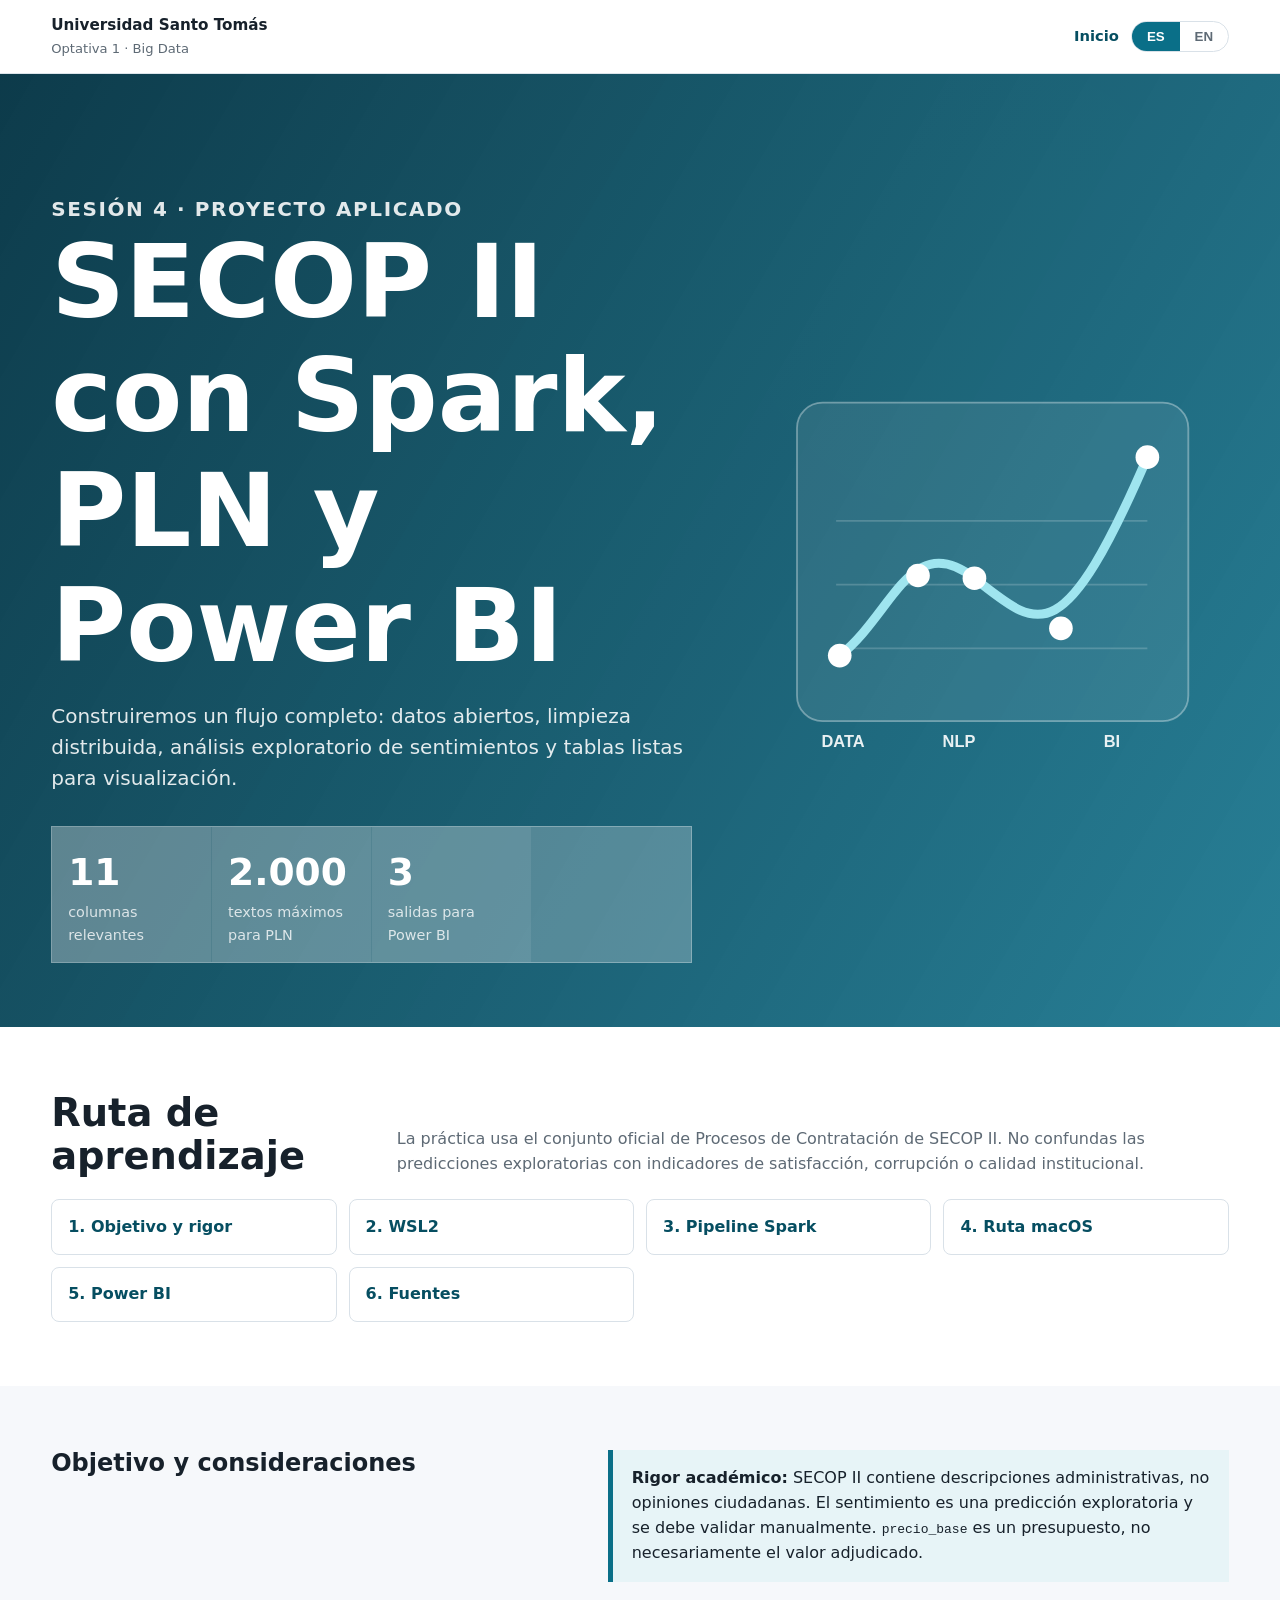
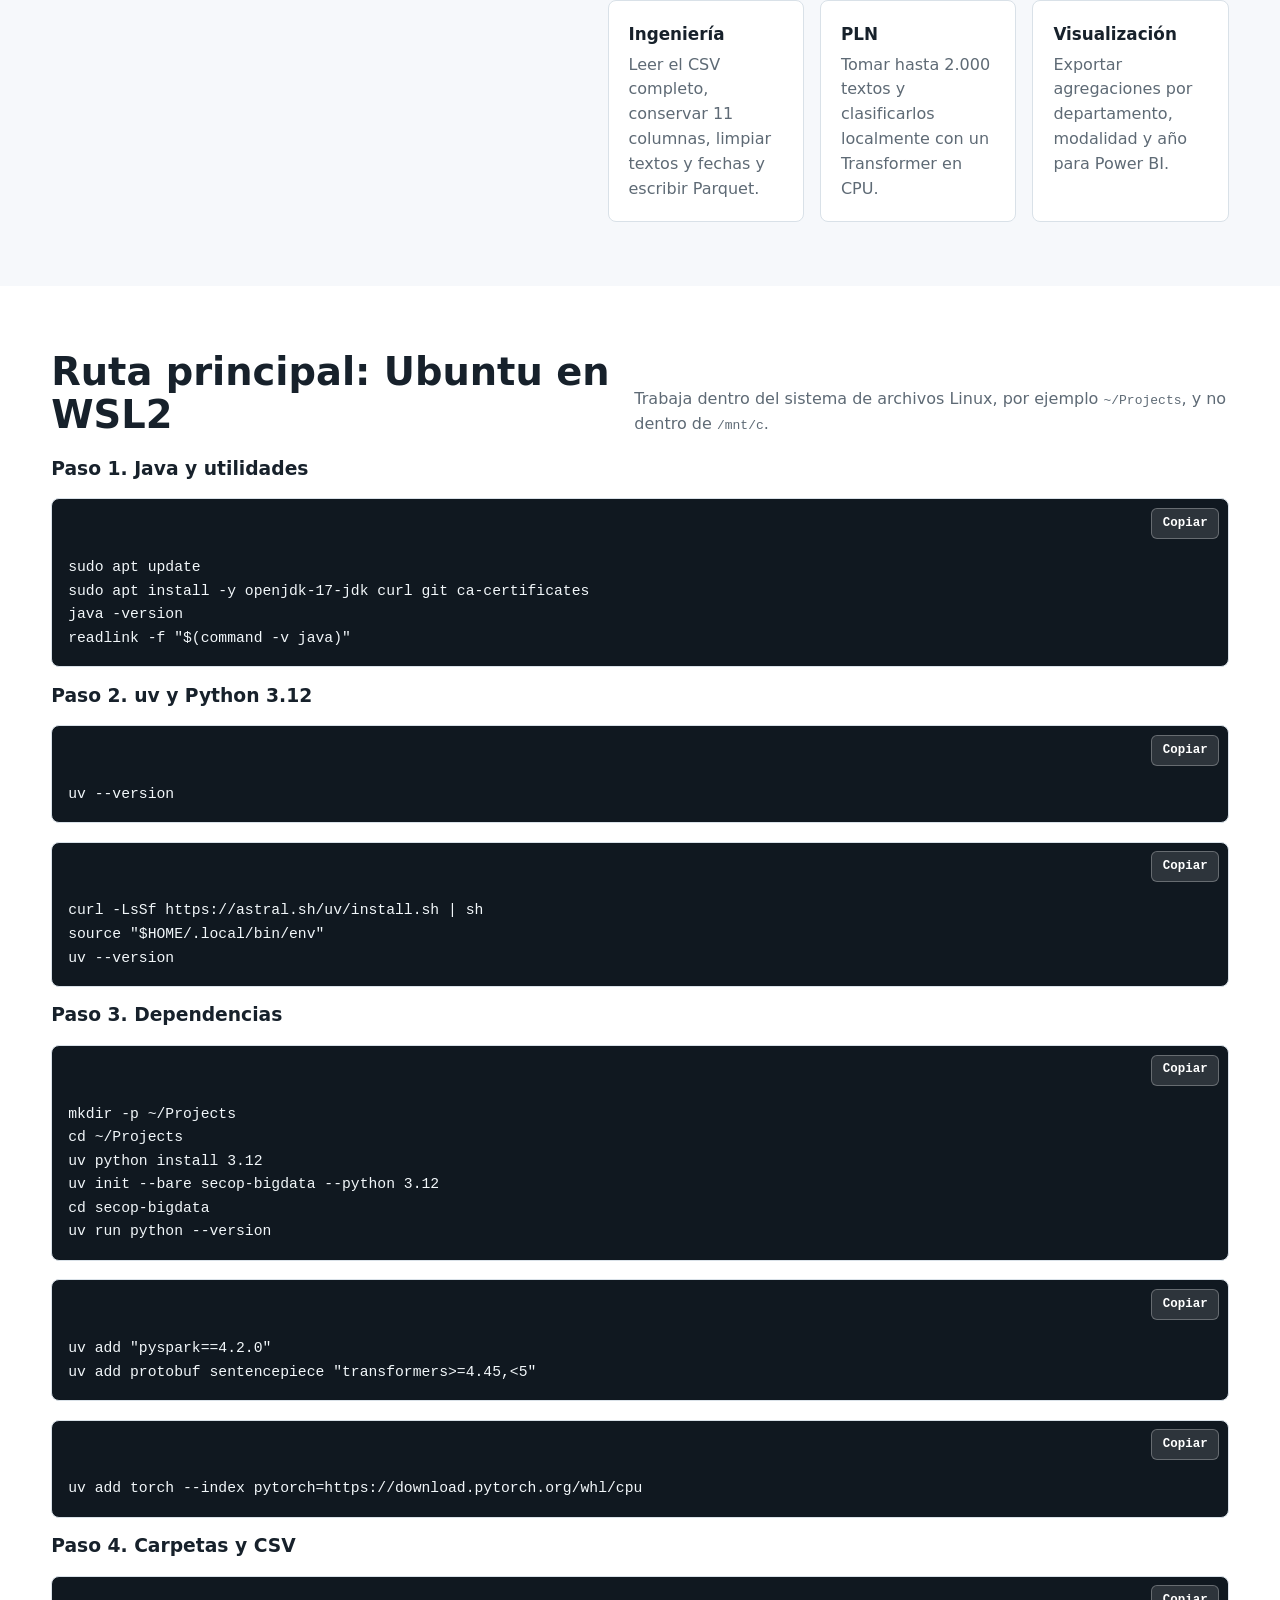
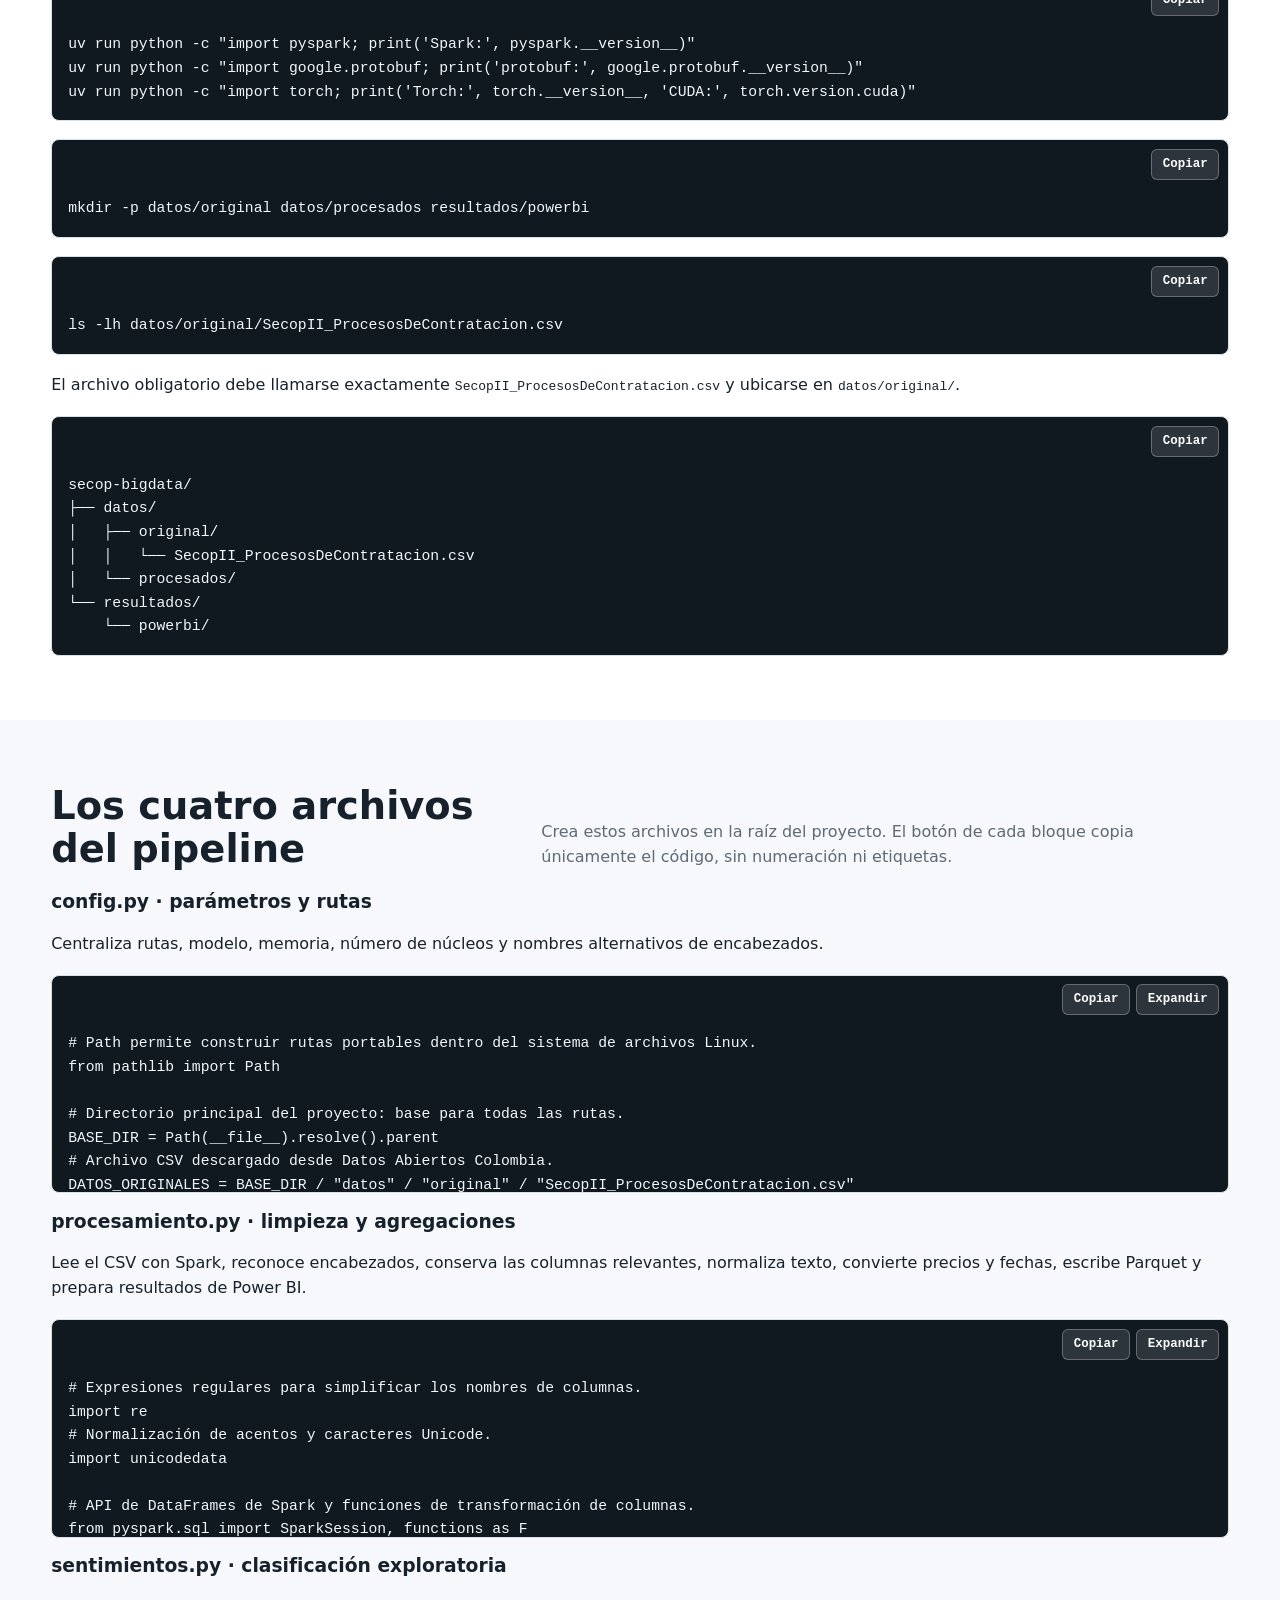
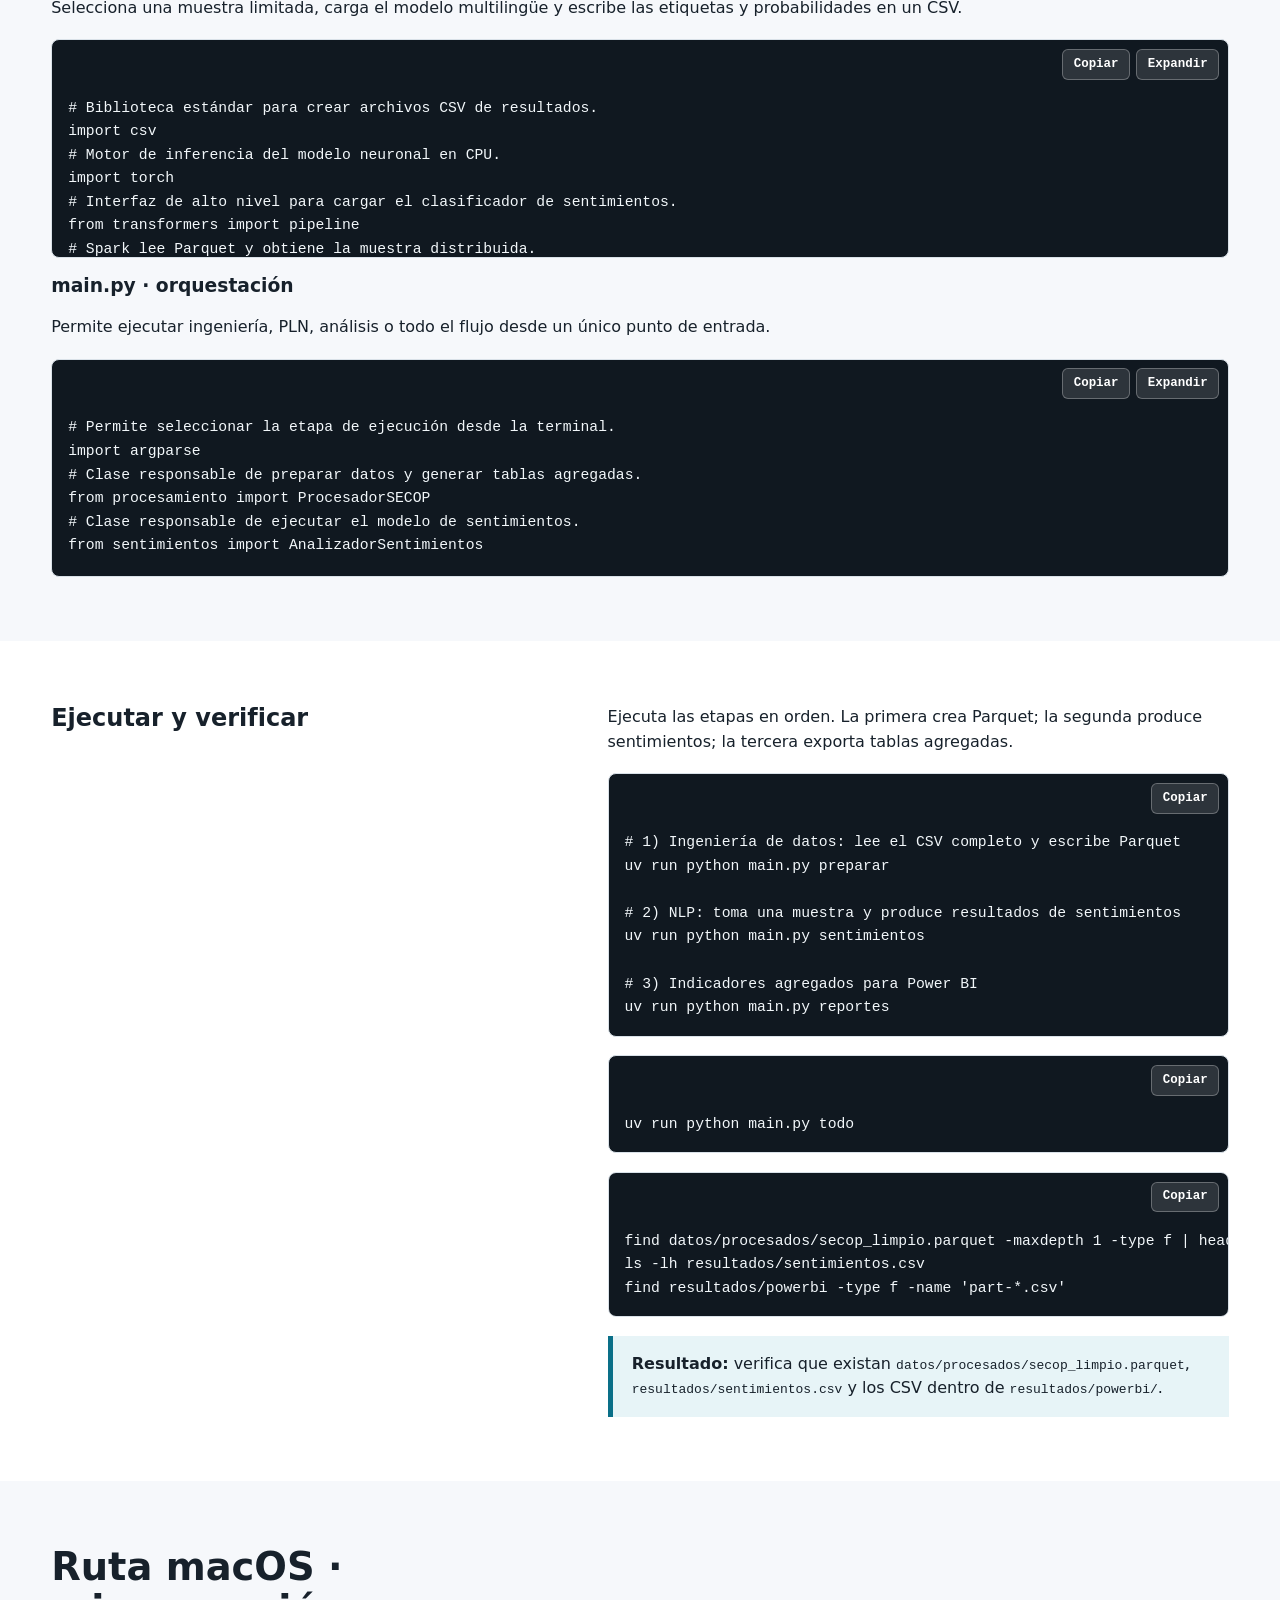
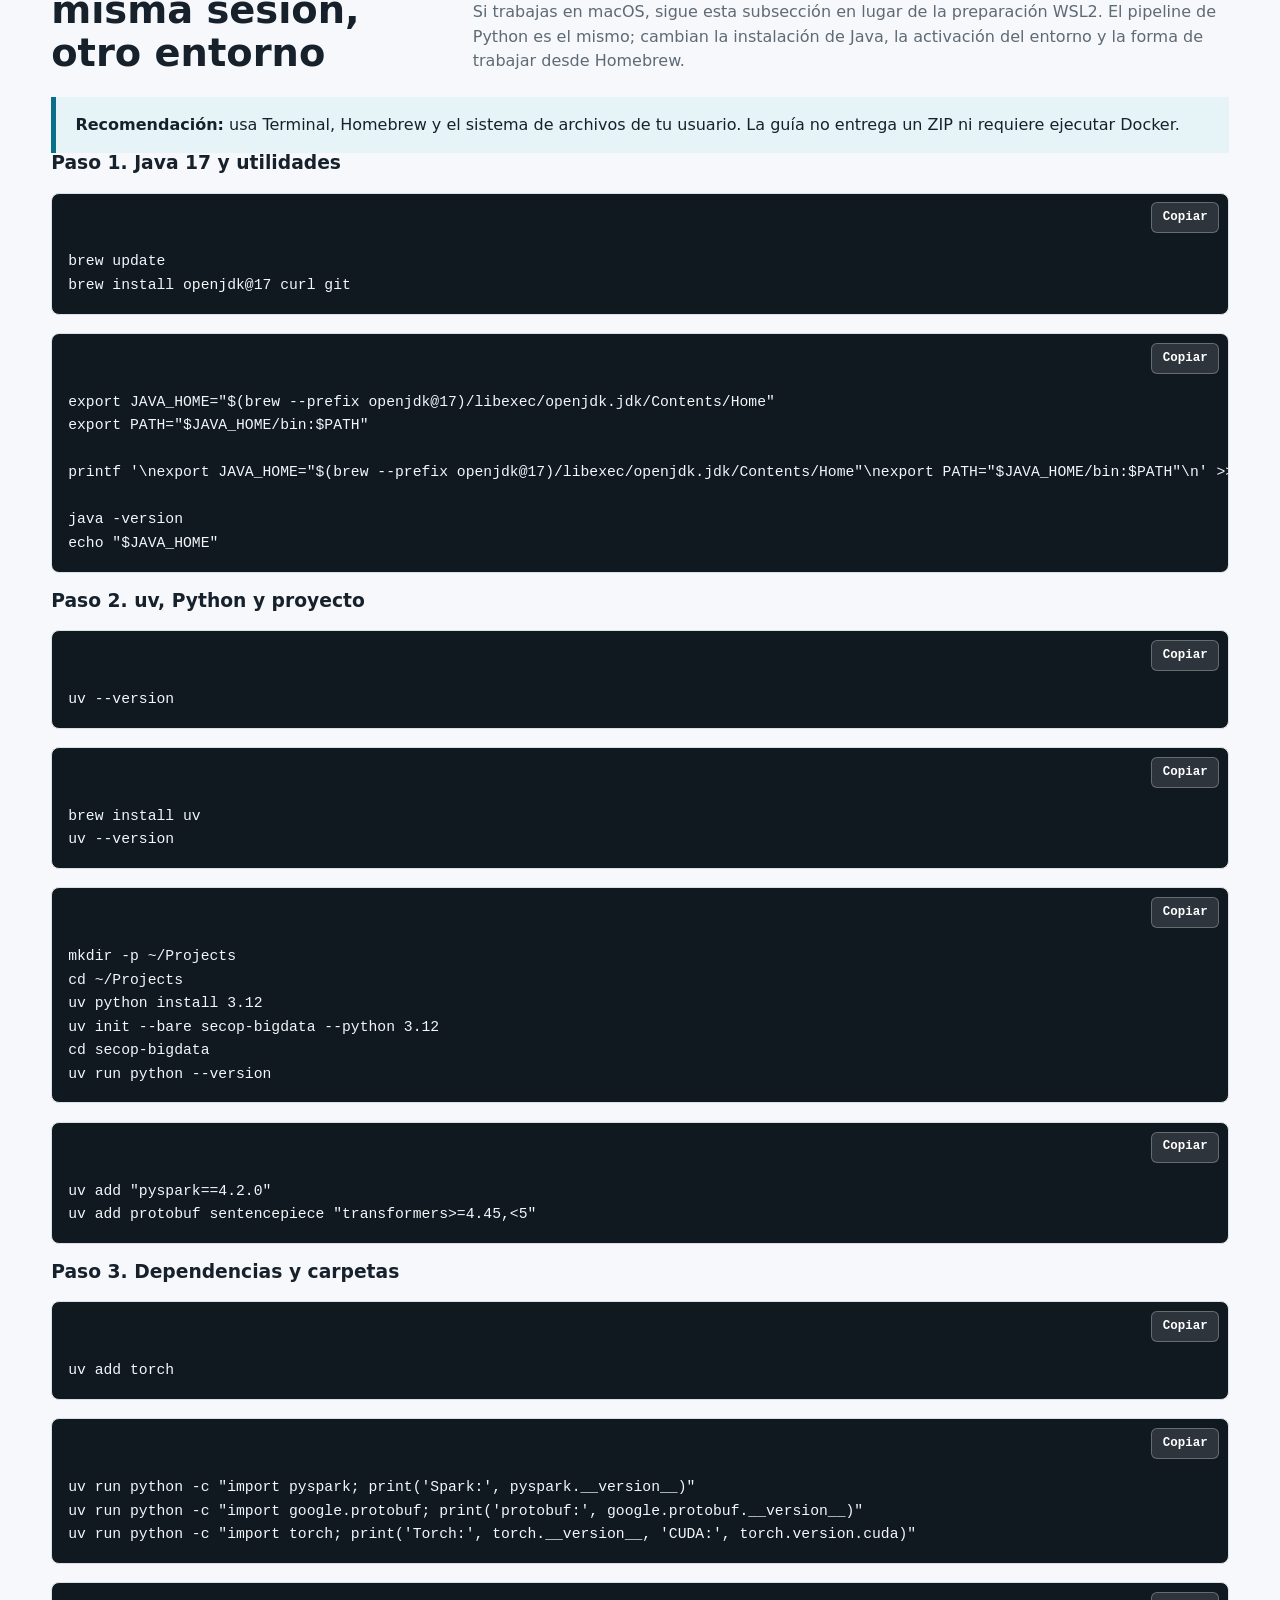
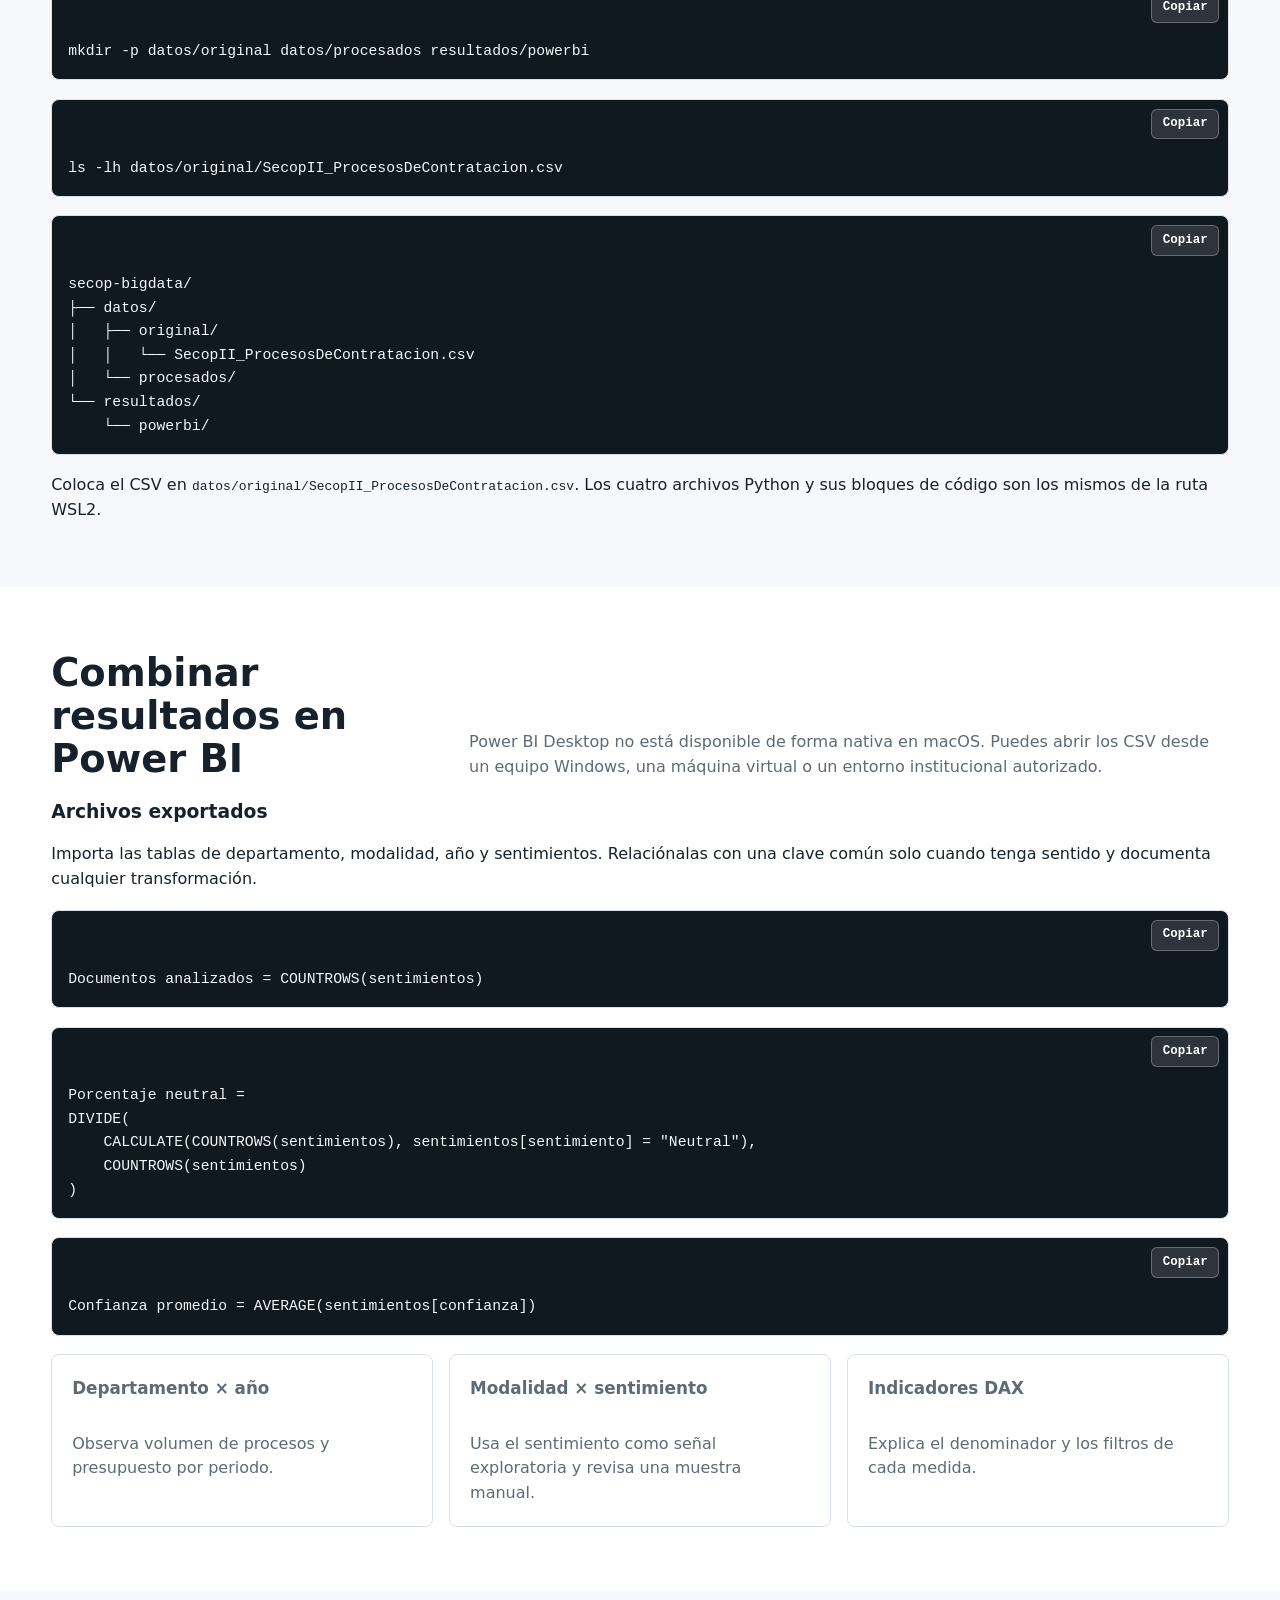
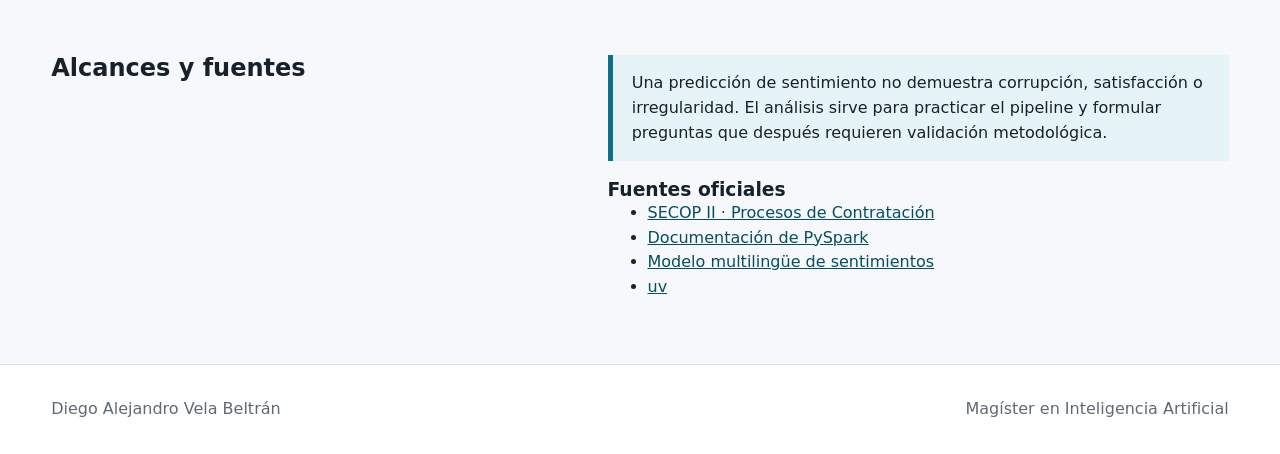
<file: sesiones/sesion-4/index.html>
<!doctype html>
<html lang="es">
<head>
<meta charset="utf-8">
<meta name="viewport" content="width=device-width, initial-scale=1">
<title>Sesión 4 · SECOP II, Spark, PLN y Power BI</title>
<meta name="description" content="Guía bilingüe y responsive para analizar datos de SECOP II con PySpark, PLN y Power BI.">
<link rel="stylesheet" href="../../styles.css">
</head>
<body>
<header class="topbar"><div class="brand"><strong>Universidad Santo Tomás</strong><span data-lang="es">Optativa 1 · Big Data</span><span data-lang="en">Elective 1 · Big Data</span></div><nav class="nav-actions" aria-label="Navigation"><a class="home-link" href="../../"><span data-lang="es">Inicio</span><span data-lang="en">Home</span></a><div class="language-toggle" aria-label="Language selector"><button type="button" data-lang-button="es">ES</button><button type="button" data-lang-button="en">EN</button></div></nav></header>
<main>
<section class="hero lesson-hero"><div class="hero-inner"><div><p class="eyebrow" data-lang="es">Sesión 4 · Proyecto aplicado</p><p class="eyebrow" data-lang="en">Session 4 · Applied project</p><div data-lang="es"><h1>SECOP II con Spark, PLN y Power BI</h1><p>Construiremos un flujo completo: datos abiertos, limpieza distribuida, análisis exploratorio de sentimientos y tablas listas para visualización.</p></div><div data-lang="en"><h1>SECOP II with Spark, NLP, and Power BI</h1><p>We will build an end-to-end workflow: open data, distributed cleaning, exploratory sentiment analysis, and tables ready for visualization.</p></div><div class="stats-band"><div class="stat"><strong>11</strong><span data-lang="es">columnas relevantes</span><span data-lang="en">relevant columns</span></div><div class="stat"><strong>2.000</strong><span data-lang="es">textos máximos para PLN</span><span data-lang="en">maximum NLP texts</span></div><div class="stat"><strong>3</strong><span data-lang="es">salidas para Power BI</span><span data-lang="en">Power BI outputs</span></div></div></div><div class="hero-visual" aria-hidden="true"><svg class="signal-map" viewBox="0 0 520 470" role="img"><rect x="45" y="52" width="430" height="350" rx="28" fill="rgba(255,255,255,.08)" stroke="rgba(255,255,255,.35)" stroke-width="2"/><path d="M88 322 H430 M88 252 H430 M88 182 H430" stroke="rgba(255,255,255,.18)" stroke-width="2"/><path d="M92 330 C150 285 170 190 240 245 S336 330 430 112" fill="none" stroke="#9fe5ef" stroke-width="10" stroke-linecap="round"/><g fill="#fff"><circle cx="92" cy="330" r="13"/><circle cx="178" cy="242" r="13"/><circle cx="240" cy="245" r="13"/><circle cx="335" cy="300" r="13"/><circle cx="430" cy="112" r="13"/></g><g fill="rgba(255,255,255,.9)" font-family="Inter, sans-serif" font-size="18" font-weight="800"><text x="72" y="430">DATA</text><text x="205" y="430">NLP</text><text x="382" y="430">BI</text></g></svg></div></div></section>
<section class="section alt"><div class="section-inner"><div class="section-head"><h2><span data-lang="es">Ruta de aprendizaje</span><span data-lang="en">Learning path</span></h2><p data-lang="es">La práctica usa el conjunto oficial de Procesos de Contratación de SECOP II. No confundas las predicciones exploratorias con indicadores de satisfacción, corrupción o calidad institucional.</p><p data-lang="en">The lab uses the official SECOP II contracting dataset. Do not interpret exploratory predictions as satisfaction, corruption, or institutional-quality indicators.</p></div><nav class="toc" aria-label="Session sections"><a href="#objetivo"><span data-lang="es">1. Objetivo y rigor</span><span data-lang="en">1. Objective and rigor</span></a><a href="#wsl2"><span data-lang="es">2. WSL2</span><span data-lang="en">2. WSL2</span></a><a href="#pipeline"><span data-lang="es">3. Pipeline Spark</span><span data-lang="en">3. Spark pipeline</span></a><a href="#macos"><span data-lang="es">4. Ruta macOS</span><span data-lang="en">4. macOS path</span></a><a href="#powerbi"><span data-lang="es">5. Power BI</span><span data-lang="en">5. Power BI</span></a><a href="#fuentes"><span data-lang="es">6. Fuentes</span><span data-lang="en">6. Sources</span></a></nav></div></section>
<section class="section" id="objetivo"><div class="section-inner two-col"><div><h2><span data-lang="es">Objetivo y consideraciones</span><span data-lang="en">Objective and considerations</span></h2></div><div class="content-flow"><div class="note"><p data-lang="es"><strong>Rigor académico:</strong> SECOP II contiene descripciones administrativas, no opiniones ciudadanas. El sentimiento es una predicción exploratoria y se debe validar manualmente. <code>precio_base</code> es un presupuesto, no necesariamente el valor adjudicado.</p><p data-lang="en"><strong>Academic rigor:</strong> SECOP II contains administrative descriptions, not citizen opinions. Sentiment is an exploratory prediction and must be manually validated. <code>precio_base</code> is a budget, not necessarily the awarded value.</p></div><div class="grid"><article class="card"><strong data-lang="es">Ingeniería</strong><strong data-lang="en">Engineering</strong><p data-lang="es">Leer el CSV completo, conservar 11 columnas, limpiar textos y fechas y escribir Parquet.</p><p data-lang="en">Read the full CSV, keep 11 columns, clean text and dates, and write Parquet.</p></article><article class="card"><strong data-lang="es">PLN</strong><strong data-lang="en">NLP</strong><p data-lang="es">Tomar hasta 2.000 textos y clasificarlos localmente con un Transformer en CPU.</p><p data-lang="en">Sample up to 2,000 texts and classify them locally with a CPU Transformer.</p></article><article class="card"><strong data-lang="es">Visualización</strong><strong data-lang="en">Visualization</strong><p data-lang="es">Exportar agregaciones por departamento, modalidad y año para Power BI.</p><p data-lang="en">Export aggregations by department, modality, and year for Power BI.</p></article></div></div></div></section>
<section class="section alt" id="wsl2"><div class="section-inner"><div class="section-head"><h2><span data-lang="es">Ruta principal: Ubuntu en WSL2</span><span data-lang="en">Main path: Ubuntu on WSL2</span></h2><p data-lang="es">Trabaja dentro del sistema de archivos Linux, por ejemplo <code>~/Projects</code>, y no dentro de <code>/mnt/c</code>.</p><p data-lang="en">Work inside the Linux filesystem, for example <code>~/Projects</code>, rather than inside <code>/mnt/c</code>.</p></div><div class="content-flow"><h3><span data-lang="es">Paso 1. Java y utilidades</span><span data-lang="en">Step 1. Java and utilities</span></h3><pre class="code-panel"><code>sudo apt update
sudo apt install -y openjdk-17-jdk curl git ca-certificates
java -version
readlink -f &quot;$(command -v java)&quot;</code></pre><h3><span data-lang="es">Paso 2. uv y Python 3.12</span><span data-lang="en">Step 2. uv and Python 3.12</span></h3><pre class="code-panel"><code>uv --version</code></pre><pre class="code-panel"><code>curl -LsSf https://astral.sh/uv/install.sh | sh
source &quot;$HOME/.local/bin/env&quot;
uv --version</code></pre><h3><span data-lang="es">Paso 3. Dependencias</span><span data-lang="en">Step 3. Dependencies</span></h3><pre class="code-panel"><code>mkdir -p ~/Projects
cd ~/Projects
uv python install 3.12
uv init --bare secop-bigdata --python 3.12
cd secop-bigdata
uv run python --version</code></pre><pre class="code-panel"><code>uv add &quot;pyspark==4.2.0&quot;
uv add protobuf sentencepiece &quot;transformers&gt;=4.45,&lt;5&quot;</code></pre><pre class="code-panel"><code>uv add torch --index pytorch=https://download.pytorch.org/whl/cpu</code></pre><h3><span data-lang="es">Paso 4. Carpetas y CSV</span><span data-lang="en">Step 4. Folders and CSV</span></h3><pre class="code-panel"><code>uv run python -c &quot;import pyspark; print(&#x27;Spark:&#x27;, pyspark.__version__)&quot;
uv run python -c &quot;import google.protobuf; print(&#x27;protobuf:&#x27;, google.protobuf.__version__)&quot;
uv run python -c &quot;import torch; print(&#x27;Torch:&#x27;, torch.__version__, &#x27;CUDA:&#x27;, torch.version.cuda)&quot;</code></pre><pre class="code-panel"><code>mkdir -p datos/original datos/procesados resultados/powerbi</code></pre><pre class="code-panel"><code>ls -lh datos/original/SecopII_ProcesosDeContratacion.csv</code></pre><p data-lang="es">El archivo obligatorio debe llamarse exactamente <code>SecopII_ProcesosDeContratacion.csv</code> y ubicarse en <code>datos/original/</code>.</p><p data-lang="en">The required file must be named exactly <code>SecopII_ProcesosDeContratacion.csv</code> and placed in <code>datos/original/</code>.</p><pre class="code-panel"><code>secop-bigdata/
├── datos/
│   ├── original/
│   │   └── SecopII_ProcesosDeContratacion.csv
│   └── procesados/
└── resultados/
    └── powerbi/</code></pre></div></div></section>
<section class="section" id="pipeline"><div class="section-inner"><div class="section-head"><h2><span data-lang="es">Los cuatro archivos del pipeline</span><span data-lang="en">The four pipeline files</span></h2><p data-lang="es">Crea estos archivos en la raíz del proyecto. El botón de cada bloque copia únicamente el código, sin numeración ni etiquetas.</p><p data-lang="en">Create these files in the project root. Each block button copies only the code, without numbering or labels.</p></div><div class="content-flow"><h3><span data-lang="es">config.py · parámetros y rutas</span><span data-lang="en">config.py · parameters and paths</span></h3><p data-lang="es">Centraliza rutas, modelo, memoria, número de núcleos y nombres alternativos de encabezados.</p><p data-lang="en">Centralize paths, model, memory, core count, and alternative header names.</p><pre class="code-panel"><code># Path permite construir rutas portables dentro del sistema de archivos Linux.
from pathlib import Path

# Directorio principal del proyecto: base para todas las rutas.
BASE_DIR = Path(__file__).resolve().parent
# Archivo CSV descargado desde Datos Abiertos Colombia.
DATOS_ORIGINALES = BASE_DIR / &quot;datos&quot; / &quot;original&quot; / &quot;SecopII_ProcesosDeContratacion.csv&quot;
# Carpeta de salida del conjunto limpio en formato Parquet.
DATOS_PROCESADOS = BASE_DIR / &quot;datos&quot; / &quot;procesados&quot; / &quot;secop_limpio.parquet&quot;
# Carpeta general para los resultados analíticos.
RESULTADOS = BASE_DIR / &quot;resultados&quot;
# Carpeta donde Spark dejará las tablas agregadas para Power BI.
POWERBI = RESULTADOS / &quot;powerbi&quot;
# Archivo de predicciones que podrá importarse en Power BI.
ARCHIVO_SENTIMIENTOS = RESULTADOS / &quot;sentimientos.csv&quot;

# Identificador del modelo multilingüe para clasificación de sentimientos.
MODELO_PLN = &quot;cardiffnlp/twitter-xlm-roberta-base-sentiment&quot;
# Memoria máxima destinada al controlador de Spark (driver).
MEMORIA_SPARK = &quot;4g&quot;
# Número de núcleos locales que Spark podrá utilizar.
NUCLEOS_SPARK = 4
# Cantidad máxima de textos sobre los que se ejecutará el Transformer.
MAX_REGISTROS_PLN = 2000
# Fracción aproximada de registros elegidos antes de aplicar el límite.
FRACCION_MUESTRA = 0.02
# Textos que el modelo procesará por lote de inferencia.
TAMANO_LOTE = 8

# Mapa de nombres técnicos y encabezados alternativos presentes en el CSV.
# Las claves serán los nombres uniformes de las columnas de salida.
COLUMNAS = {
    &quot;id_del_proceso&quot;: [&quot;ID del Proceso&quot;],
    &quot;entidad&quot;: [&quot;Entidad&quot;],
    &quot;departamento_entidad&quot;: [&quot;Departamento Entidad&quot;],
    &quot;ciudad_entidad&quot;: [&quot;Ciudad Entidad&quot;],
    &quot;nombre_del_procedimiento&quot;: [&quot;Nombre del Procedimiento&quot;],
    &quot;descripci_n_del_procedimiento&quot;: [&quot;Descripción del Procedimiento&quot;, &quot;Descripcion del Procedimiento&quot;],
    &quot;modalidad_de_contratacion&quot;: [&quot;Modalidad de Contratacion&quot;, &quot;Modalidad de Contratación&quot;],
    &quot;justificaci_n_modalidad_de&quot;: [&quot;Justificación Modalidad de Contratación&quot;, &quot;Justificacion Modalidad de Contratacion&quot;],
    &quot;precio_base&quot;: [&quot;Precio Base&quot;],
    &quot;fase&quot;: [&quot;Fase&quot;],
    &quot;fecha_de_publicacion_del&quot;: [&quot;Fecha de Publicacion del Proceso&quot;, &quot;Fecha de Publicación del Proceso&quot;],
}</code></pre><h3><span data-lang="es">procesamiento.py · limpieza y agregaciones</span><span data-lang="en">procesamiento.py · cleaning and aggregations</span></h3><p data-lang="es">Lee el CSV con Spark, reconoce encabezados, conserva las columnas relevantes, normaliza texto, convierte precios y fechas, escribe Parquet y prepara resultados de Power BI.</p><p data-lang="en">Reads the CSV with Spark, recognizes headers, keeps relevant columns, normalizes text, converts prices and dates, writes Parquet, and prepares Power BI outputs.</p><pre class="code-panel"><code># Expresiones regulares para simplificar los nombres de columnas.
import re
# Normalización de acentos y caracteres Unicode.
import unicodedata

# API de DataFrames de Spark y funciones de transformación de columnas.
from pyspark.sql import SparkSession, functions as F
# Rutas y parámetros centralizados del proyecto.
from config import (
    DATOS_ORIGINALES, DATOS_PROCESADOS, MEMORIA_SPARK,
    NUCLEOS_SPARK, COLUMNAS, POWERBI,
)


# Encapsula la lectura, preparación y exportación de datos de contratación.
class ProcesadorSECOP:
        # Inicia una sesión Spark en modo local para procesar el CSV.
    def __init__(self):
        self.spark = (
            SparkSession.builder
            # Nombre que identifica el trabajo dentro de Spark.
            .appName(&quot;SECOP-II-BigData&quot;)
            # Ejecuta Spark localmente con el número de núcleos configurado.
            .master(f&quot;local[{NUCLEOS_SPARK}]&quot;)
            # Memoria asignada al proceso principal de Spark.
            .config(&quot;spark.driver.memory&quot;, MEMORIA_SPARK)
            # Particiones usadas en intercambios de datos (por ejemplo, agregaciones).
            .config(&quot;spark.sql.shuffle.partitions&quot;, &quot;8&quot;)
            # Zona horaria empleada para interpretar fechas y horas.
            .config(&quot;spark.sql.session.timeZone&quot;, &quot;America/Bogota&quot;)
            .getOrCreate()
        )
        # Reduce la cantidad de mensajes informativos en terminal.
        self.spark.sparkContext.setLogLevel(&quot;WARN&quot;)

    # Permite utilizar esta función sin crear una instancia del procesador.
    @staticmethod
        # Quita diferencias de acentos, espacios y signos en los encabezados.
    def normalizar_nombre(nombre):
        t = unicodedata.normalize(&quot;NFKD&quot;, nombre)
        t = &quot;&quot;.join(c for c in t if not unicodedata.combining(c))
        return re.sub(r&quot;[^a-z0-9]&quot;, &quot;&quot;, t.lower())

        # Comprueba que el CSV exista y crea un DataFrame Spark.
    def leer(self):
        if not DATOS_ORIGINALES.is_file():
            raise FileNotFoundError(f&quot;No se encuentra el CSV: {DATOS_ORIGINALES}&quot;)
        print(&quot;Leyendo SECOP II...&quot;)
        return (
            self.spark.read
            # La primera fila contiene los nombres de las columnas.
            .option(&quot;header&quot;, True)
            # Codificación de los caracteres del archivo.
            .option(&quot;encoding&quot;, &quot;UTF-8&quot;)
            # Admite saltos de línea dentro de campos CSV entrecomillados.
            .option(&quot;multiLine&quot;, True)
            # Carácter que delimita textos entre comillas.
            .option(&quot;quote&quot;, &#x27;&quot;&#x27;)
            # Carácter de escape para comillas dentro de los valores.
            .option(&quot;escape&quot;, &#x27;&quot;&#x27;)
            # Detiene el procesamiento ante filas CSV mal formadas.
            .option(&quot;mode&quot;, &quot;FAILFAST&quot;)
            .csv(str(DATOS_ORIGINALES))
        )

        # Detecta encabezados originales y conserva únicamente los definidos en config.py.
    def seleccionar_columnas(self, df):
        # Asocia la forma normalizada del encabezado con su nombre original.
        disponibles = {self.normalizar_nombre(c): c for c in df.columns}
        expresiones, faltantes = [], []
            # Busca primero el nombre técnico y luego las variantes descriptivas.
        for tecnico, alternativas in COLUMNAS.items():
            original = next(
                (disponibles[self.normalizar_nombre(n)]
                 for n in [tecnico, *alternativas]
                 if self.normalizar_nombre(n) in disponibles),
                None,
            )
            if original is None:
                faltantes.append(tecnico)
            else:
                expresiones.append(F.col(f&quot;`{original}`&quot;).alias(tecnico))
        # Informa si el CSV carece de columnas requeridas.
        if faltantes:
            raise ValueError(
                f&quot;Columnas ausentes: {faltantes}. Encabezados leídos: {df.columns}&quot;
            )
        print(&quot;Seleccionando columnas...&quot;)
        # Selecciona las columnas y les asigna nombres técnicos consistentes.
        return df.select(*expresiones)

        # Prepara textos, valores monetarios y fechas para análisis.
    def limpiar(self, df):
        print(&quot;Limpiando información...&quot;)
        # Columnas cuyo contenido debe tratarse como texto.
        textos = [
            &quot;id_del_proceso&quot;, &quot;entidad&quot;, &quot;departamento_entidad&quot;,
            &quot;ciudad_entidad&quot;, &quot;nombre_del_procedimiento&quot;,
            &quot;descripci_n_del_procedimiento&quot;, &quot;modalidad_de_contratacion&quot;,
            &quot;justificaci_n_modalidad_de&quot;, &quot;fase&quot;,
        ]
        # Quita espacios sobrantes y deja nulos los textos vacíos.
        for c in textos:
            df = df.withColumn(
                c,
                F.when(F.length(F.trim(F.col(c))) &gt; 0, F.trim(F.col(c)))
            )

        # SECOP publica precio base como valor numérico textual.
        df = df.withColumn(
            &quot;precio_base&quot;,
            F.expr(&quot;try_cast(regexp_replace(precio_base, &#x27;[^0-9.-]&#x27;, &#x27;&#x27;) AS DOUBLE)&quot;)
        )

        # Interpretar las fechas de publicación en distintos formatos.
        # Campo original que contiene la fecha de publicación.
        fecha = F.col(&quot;fecha_de_publicacion_del&quot;)
        df = df.withColumn(
            &quot;fecha_publicacion&quot;,
            # Escoge el primer formato de fecha que se pueda interpretar.
            F.coalesce(
                F.to_date(F.try_to_timestamp(fecha)),
                F.try_to_date(fecha, &quot;yyyy-MM-dd&quot;),
                F.try_to_date(fecha, &quot;dd/MM/yyyy&quot;),
                F.try_to_date(fecha, &quot;MM/dd/yyyy&quot;),
            )
        )
        # Extrae el año para construir tendencias temporales.
        df = df.withColumn(&quot;anio&quot;, F.year(&quot;fecha_publicacion&quot;))
        df = df.withColumn(
            # Une nombre y descripción del procedimiento en un solo texto.
            &quot;texto_pln&quot;,
            F.trim(F.regexp_replace(
                F.lower(F.concat_ws(
                    &quot; &quot;, F.col(&quot;nombre_del_procedimiento&quot;),
                    F.col(&quot;descripci_n_del_procedimiento&quot;)
                )), r&quot;\s+&quot;, &quot; &quot;
            ))
        )
        # Conserva filas con identificador y al menos 30 caracteres de texto.
        return df.filter(
            F.col(&quot;id_del_proceso&quot;).isNotNull()
            &amp; (F.length(F.col(&quot;texto_pln&quot;)) &gt;= 30)
        )

        # Ejecuta la preparación completa y escribe los datos depurados.
    def preparar(self):
        df = self.limpiar(self.seleccionar_columnas(self.leer()))
        # Garantiza que exista el directorio de salida.
        DATOS_PROCESADOS.parent.mkdir(parents=True, exist_ok=True)
        print(&quot;Guardando dataset en Parquet... (puede tardar por el volumen)&quot;)
        # Sobrescribe la salida previa en formato columnar Parquet.
        df.write.mode(&quot;overwrite&quot;).parquet(str(DATOS_PROCESADOS))
        print(&quot;Dataset procesado correctamente.&quot;)

        # Construye tres resúmenes independientes para tableros de Power BI.
    def exportar_powerbi(self):
        df = self.spark.read.parquet(str(DATOS_PROCESADOS))
        POWERBI.mkdir(parents=True, exist_ok=True)
        # Cada clave será una carpeta CSV producida por Spark.
        tablas = {
            # Recuento, suma y promedio del precio base por departamento.
            &quot;contratos_departamento&quot;: (
                df.groupBy(&quot;departamento_entidad&quot;)
                .agg(
                    F.count(&quot;*&quot;).alias(&quot;total_registros&quot;),
                    F.sum(&quot;precio_base&quot;).alias(&quot;precio_base_total&quot;),
                    F.avg(&quot;precio_base&quot;).alias(&quot;precio_base_promedio&quot;),
                )
            ),
            # Recuento y suma del precio base por modalidad contractual.
            &quot;contratos_modalidad&quot;: (
                df.groupBy(&quot;modalidad_de_contratacion&quot;)
                .agg(
                    F.count(&quot;*&quot;).alias(&quot;total_registros&quot;),
                    F.sum(&quot;precio_base&quot;).alias(&quot;precio_base_total&quot;),
                )
            ),
            # Recuento y suma del precio base por año de publicación.
            &quot;contratos_anio&quot;: (
                df.groupBy(&quot;anio&quot;)
                .agg(
                    F.count(&quot;*&quot;).alias(&quot;total_registros&quot;),
                    F.sum(&quot;precio_base&quot;).alias(&quot;precio_base_total&quot;),
                )
            ),
        }
            # Guarda cada resumen como CSV con encabezados.
        for nombre, tabla in tablas.items():
            (tabla.coalesce(1).write.mode(&quot;overwrite&quot;)
             .option(&quot;header&quot;, True).csv(str(POWERBI / nombre)))
        print(&quot;Tablas agregadas para Power BI generadas.&quot;)

        # Libera la sesión Spark y sus recursos.
    def cerrar(self):
        self.spark.stop()</code></pre><h3><span data-lang="es">sentimientos.py · clasificación exploratoria</span><span data-lang="en">sentimientos.py · exploratory classification</span></h3><p data-lang="es">Selecciona una muestra limitada, carga el modelo multilingüe y escribe las etiquetas y probabilidades en un CSV.</p><p data-lang="en">Selects a bounded sample, loads the multilingual model, and writes labels and probabilities to a CSV.</p><pre class="code-panel"><code># Biblioteca estándar para crear archivos CSV de resultados.
import csv
# Motor de inferencia del modelo neuronal en CPU.
import torch
# Interfaz de alto nivel para cargar el clasificador de sentimientos.
from transformers import pipeline
# Spark lee Parquet y obtiene la muestra distribuida.
from pyspark.sql import SparkSession, functions as F
# Parámetros de muestreo, modelo, memoria y rutas.
from config import (
    DATOS_PROCESADOS, ARCHIVO_SENTIMIENTOS, RESULTADOS,
    MODELO_PLN, MAX_REGISTROS_PLN, FRACCION_MUESTRA,
    TAMANO_LOTE, MEMORIA_SPARK, NUCLEOS_SPARK,
)


# Obtiene una muestra y clasifica el sentimiento de sus descripciones.
class AnalizadorSentimientos:
        # El modelo se cargará solo cuando comience la inferencia.
    def __init__(self):
        self.modelo = None

        # Carga un modelo multilingüe y su tokenizador para ejecución local.
    def cargar_modelo(self):
        print(&quot;Cargando modelo de sentimientos...&quot;)
        self.modelo = pipeline(
            # Tipo de tarea: clasificación de textos.
            task=&quot;text-classification&quot;,
            # Identificador de los pesos del modelo en Hugging Face.
            model=MODELO_PLN,
            # Tokenizador asociado al mismo modelo.
            tokenizer=MODELO_PLN,
            # -1 indica inferencia en CPU.
            device=-1,
            # Prefiere los pesos en formato Safetensors.
            # model_kwargs={"use_safetensors": True},
        )

        # Selecciona textos del Parquet usando Spark sin traer millones de filas.
    def obtener_muestra(self):
        spark = (
            SparkSession.builder.appName(&quot;SECOP-Muestra-PLN&quot;)
            .master(f&quot;local[{NUCLEOS_SPARK}]&quot;)
            .config(&quot;spark.driver.memory&quot;, MEMORIA_SPARK)
            .getOrCreate()
        )
        spark.sparkContext.setLogLevel(&quot;WARN&quot;)
        try:
            # Obtiene las variables necesarias para el análisis posterior.
            df = (
                spark.read.parquet(str(DATOS_PROCESADOS))
                .select(&quot;id_del_proceso&quot;, &quot;entidad&quot;, &quot;departamento_entidad&quot;,
                        &quot;anio&quot;, &quot;precio_base&quot;, &quot;texto_pln&quot;)
                .filter(F.col(&quot;texto_pln&quot;).isNotNull())
            )
            # Muestreo sin reemplazo; la semilla permite reproducir la selección.
# limit() restringe el máximo de filas transferidas desde Spark a Python.
            filas = (df.sample(withReplacement=False,
                               fraction=FRACCION_MUESTRA, seed=42)
                     .limit(MAX_REGISTROS_PLN).collect())
            # Convierte las filas Spark recolectadas en diccionarios Python.
            registros = [f.asDict() for f in filas]
            # Cierra Spark, incluso si falla la extracción de la muestra.
        finally:
            spark.stop()
        if not registros:
            raise ValueError(&quot;Muestra vacía: aumenta FRACCION_MUESTRA en config.py&quot;)
        print(f&quot;Registros seleccionados: {len(registros)}&quot;)
        return registros

        # Clasifica cada texto de la muestra y escribe etiquetas y probabilidades.
    def ejecutar(self):
        registros = self.obtener_muestra()
        self.cargar_modelo()
        RESULTADOS.mkdir(parents=True, exist_ok=True)
        # Orden fijo de las columnas del archivo de salida.
        campos = [
            &quot;id_del_proceso&quot;, &quot;entidad&quot;, &quot;departamento_entidad&quot;,
            &quot;anio&quot;, &quot;precio_base&quot;, &quot;texto_pln&quot;, &quot;sentimiento&quot;,
            &quot;confianza&quot;, &quot;prob_negativo&quot;, &quot;prob_neutral&quot;, &quot;prob_positivo&quot;,
        ]
        # Traducción de las tres etiquetas del modelo al español.
        etiquetas = {&quot;negative&quot;: &quot;Negativo&quot;, &quot;neutral&quot;: &quot;Neutral&quot;, &quot;positive&quot;: &quot;Positivo&quot;}
        # UTF-8 con BOM facilita la lectura de tildes en aplicaciones Windows.
        with open(ARCHIVO_SENTIMIENTOS, &quot;w&quot;, encoding=&quot;utf-8-sig&quot;, newline=&quot;&quot;) as archivo:
            escritor = csv.DictWriter(archivo, fieldnames=campos)
            escritor.writeheader()
            # Procesamiento por lotes para controlar el uso de memoria.
            for inicio in range(0, len(registros), TAMANO_LOTE):
                lote = registros[inicio:inicio + TAMANO_LOTE]
                # Extrae únicamente los textos del lote actual.
                textos = [r[&quot;texto_pln&quot;] for r in lote]
                # Desactiva cálculos de gradientes durante la predicción.
                with torch.inference_mode():
                    predicciones = self.modelo(
                        # Recorta las entradas largas para limitar tokens y memoria.
                        textos, truncation=True, max_length=256,
                        # Recupera puntuaciones de todas las clases, no solo la ganadora.
                        top_k=None, batch_size=TAMANO_LOTE,
                    )
                # Une cada predicción con el registro al que pertenece.
                for registro, prediccion in zip(lote, predicciones):
                    # Convierte las puntuaciones del modelo en un diccionario.
                    probs = {x[&quot;label&quot;].lower(): float(x[&quot;score&quot;]) for x in prediccion}
                    # Selecciona la clase con mayor puntuación.
                    mejor = max(probs, key=probs.get)
                    # Guarda el registro original y las tres probabilidades.
                    escritor.writerow({
                        **registro,
                        &quot;sentimiento&quot;: etiquetas.get(mejor, mejor),
                        &quot;confianza&quot;: probs[mejor],
                        &quot;prob_negativo&quot;: probs.get(&quot;negative&quot;, 0),
                        &quot;prob_neutral&quot;: probs.get(&quot;neutral&quot;, 0),
                        &quot;prob_positivo&quot;: probs.get(&quot;positive&quot;, 0),
                    })
                print(f&quot;Procesados {min(inicio + TAMANO_LOTE, len(registros))}/{len(registros)}&quot;)
        print(f&quot;Resultados: {ARCHIVO_SENTIMIENTOS}&quot;)</code></pre><h3><span data-lang="es">main.py · orquestación</span><span data-lang="en">main.py · orchestration</span></h3><p data-lang="es">Permite ejecutar ingeniería, PLN, análisis o todo el flujo desde un único punto de entrada.</p><p data-lang="en">Runs engineering, NLP, analysis, or the complete workflow from one entry point.</p><pre class="code-panel"><code># Permite seleccionar la etapa de ejecución desde la terminal.
import argparse
# Clase responsable de preparar datos y generar tablas agregadas.
from procesamiento import ProcesadorSECOP
# Clase responsable de ejecutar el modelo de sentimientos.
from sentimientos import AnalizadorSentimientos


# Etapa de ingeniería de datos: CSV original -&gt; Parquet.
def preparar_datos():
    # Crea una sesión Spark para la operación solicitada.
    p = ProcesadorSECOP()
    try:
        p.preparar()
    # Garantiza la liberación de recursos aunque ocurra un error.
    finally:
        p.cerrar()


# Etapa de PLN: selección de muestra y clasificación de textos.
def analizar_sentimientos():
    AnalizadorSentimientos().ejecutar()


# Etapa analítica: agrupa registros y genera archivos para Power BI.
def generar_reportes():
    # Crea una sesión Spark para la operación solicitada.
    p = ProcesadorSECOP()
    try:
        p.exportar_powerbi()
    # Garantiza la liberación de recursos aunque ocurra un error.
    finally:
        p.cerrar()


# Ejecuta las tres etapas en el orden de dependencia.
def ejecutar_todo():
    preparar_datos()
    analizar_sentimientos()
    generar_reportes()


# Interpreta el argumento de línea de comandos y ejecuta la acción.
def main():
    parser = argparse.ArgumentParser(description=&quot;SECOP II: Spark, PLN y Power BI&quot;)
    # Acciones disponibles: preparar, sentimientos, reportes y todo.
    parser.add_argument(&quot;accion&quot;, choices=[&quot;preparar&quot;, &quot;sentimientos&quot;, &quot;reportes&quot;, &quot;todo&quot;])
    args = parser.parse_args()
    # Relaciona cada nombre de acción con su función Python.
    acciones = {
        &quot;preparar&quot;: preparar_datos,
        &quot;sentimientos&quot;: analizar_sentimientos,
        &quot;reportes&quot;: generar_reportes,
        &quot;todo&quot;: ejecutar_todo,
    }
    # Llama únicamente la función solicitada por el usuario.
    acciones[args.accion]()


# Evita ejecutar el programa automáticamente cuando se importa como módulo.
if __name__ == &quot;__main__&quot;:
    main()</code></pre></div></div></section>
<section class="section alt"><div class="section-inner two-col"><div><h2><span data-lang="es">Ejecutar y verificar</span><span data-lang="en">Run and verify</span></h2></div><div class="content-flow"><p data-lang="es">Ejecuta las etapas en orden. La primera crea Parquet; la segunda produce sentimientos; la tercera exporta tablas agregadas.</p><p data-lang="en">Run the stages in order. The first creates Parquet; the second produces sentiment results; the third exports aggregated tables.</p><pre class="code-panel"><code># 1) Ingeniería de datos: lee el CSV completo y escribe Parquet
uv run python main.py preparar

# 2) NLP: toma una muestra y produce resultados de sentimientos
uv run python main.py sentimientos

# 3) Indicadores agregados para Power BI
uv run python main.py reportes</code></pre><pre class="code-panel"><code>uv run python main.py todo</code></pre><pre class="code-panel"><code>find datos/procesados/secop_limpio.parquet -maxdepth 1 -type f | head
ls -lh resultados/sentimientos.csv
find resultados/powerbi -type f -name &#x27;part-*.csv&#x27;</code></pre><div class="note"><p data-lang="es"><strong>Resultado:</strong> verifica que existan <code>datos/procesados/secop_limpio.parquet</code>, <code>resultados/sentimientos.csv</code> y los CSV dentro de <code>resultados/powerbi/</code>.</p><p data-lang="en"><strong>Result:</strong> verify that <code>datos/procesados/secop_limpio.parquet</code>, <code>resultados/sentimientos.csv</code>, and the CSV files inside <code>resultados/powerbi/</code> exist.</p></div></div></div></section>
<section class="section" id="macos"><div class="section-inner"><div class="section-head"><h2><span data-lang="es">Ruta macOS · misma sesión, otro entorno</span><span data-lang="en">macOS path · same session, another environment</span></h2><p data-lang="es">Si trabajas en macOS, sigue esta subsección en lugar de la preparación WSL2. El pipeline de Python es el mismo; cambian la instalación de Java, la activación del entorno y la forma de trabajar desde Homebrew.</p><p data-lang="en">If you work on macOS, follow this subsection instead of the WSL2 setup. The Python pipeline is the same; Java installation, environment activation, and Homebrew usage change.</p></div><div class="note"><p data-lang="es"><strong>Recomendación:</strong> usa Terminal, Homebrew y el sistema de archivos de tu usuario. La guía no entrega un ZIP ni requiere ejecutar Docker.</p><p data-lang="en"><strong>Recommendation:</strong> use Terminal, Homebrew, and your user filesystem. The guide does not provide a ZIP and does not require Docker.</p></div><div class="content-flow"><h3><span data-lang="es">Paso 1. Java 17 y utilidades</span><span data-lang="en">Step 1. Java 17 and utilities</span></h3><pre class="code-panel"><code>brew update
brew install openjdk@17 curl git</code></pre><pre class="code-panel"><code>export JAVA_HOME=&quot;$(brew --prefix openjdk@17)/libexec/openjdk.jdk/Contents/Home&quot;
export PATH=&quot;$JAVA_HOME/bin:$PATH&quot;

printf &#x27;\nexport JAVA_HOME=&quot;$(brew --prefix openjdk@17)/libexec/openjdk.jdk/Contents/Home&quot;\nexport PATH=&quot;$JAVA_HOME/bin:$PATH&quot;\n&#x27; &gt;&gt; ~/.zshrc

java -version
echo &quot;$JAVA_HOME&quot;</code></pre><h3><span data-lang="es">Paso 2. uv, Python y proyecto</span><span data-lang="en">Step 2. uv, Python, and project</span></h3><pre class="code-panel"><code>uv --version</code></pre><pre class="code-panel"><code>brew install uv
uv --version</code></pre><pre class="code-panel"><code>mkdir -p ~/Projects
cd ~/Projects
uv python install 3.12
uv init --bare secop-bigdata --python 3.12
cd secop-bigdata
uv run python --version</code></pre><pre class="code-panel"><code>uv add &quot;pyspark==4.2.0&quot;
uv add protobuf sentencepiece &quot;transformers&gt;=4.45,&lt;5&quot;</code></pre><h3><span data-lang="es">Paso 3. Dependencias y carpetas</span><span data-lang="en">Step 3. Dependencies and folders</span></h3><pre class="code-panel"><code>uv add torch</code></pre><pre class="code-panel"><code>uv run python -c &quot;import pyspark; print(&#x27;Spark:&#x27;, pyspark.__version__)&quot;
uv run python -c &quot;import google.protobuf; print(&#x27;protobuf:&#x27;, google.protobuf.__version__)&quot;
uv run python -c &quot;import torch; print(&#x27;Torch:&#x27;, torch.__version__, &#x27;CUDA:&#x27;, torch.version.cuda)&quot;</code></pre><pre class="code-panel"><code>mkdir -p datos/original datos/procesados resultados/powerbi</code></pre><pre class="code-panel"><code>ls -lh datos/original/SecopII_ProcesosDeContratacion.csv</code></pre><pre class="code-panel"><code>secop-bigdata/
├── datos/
│   ├── original/
│   │   └── SecopII_ProcesosDeContratacion.csv
│   └── procesados/
└── resultados/
    └── powerbi/</code></pre><p data-lang="es">Coloca el CSV en <code>datos/original/SecopII_ProcesosDeContratacion.csv</code>. Los cuatro archivos Python y sus bloques de código son los mismos de la ruta WSL2.</p><p data-lang="en">Place the CSV at <code>datos/original/SecopII_ProcesosDeContratacion.csv</code>. The four Python files and their code blocks are the same as in the WSL2 path.</p></div></div></section>
<section class="section alt" id="powerbi"><div class="section-inner"><div class="section-head"><h2><span data-lang="es">Combinar resultados en Power BI</span><span data-lang="en">Combine results in Power BI</span></h2><p data-lang="es">Power BI Desktop no está disponible de forma nativa en macOS. Puedes abrir los CSV desde un equipo Windows, una máquina virtual o un entorno institucional autorizado.</p><p data-lang="en">Power BI Desktop is not natively available on macOS. Open the CSV files from Windows, a virtual machine, or an authorized institutional environment.</p></div><div class="content-flow"><h3><span data-lang="es">Archivos exportados</span><span data-lang="en">Exported files</span></h3><p data-lang="es">Importa las tablas de departamento, modalidad, año y sentimientos. Relaciónalas con una clave común solo cuando tenga sentido y documenta cualquier transformación.</p><p data-lang="en">Import department, modality, year, and sentiment tables. Relate them through a common key only when meaningful, and document any transformation.</p><pre class="code-panel"><code>Documentos analizados = COUNTROWS(sentimientos)</code></pre><pre class="code-panel"><code>Porcentaje neutral =
DIVIDE(
    CALCULATE(COUNTROWS(sentimientos), sentimientos[sentimiento] = &quot;Neutral&quot;),
    COUNTROWS(sentimientos)
)</code></pre><pre class="code-panel"><code>Confianza promedio = AVERAGE(sentimientos[confianza])</code></pre><div class="grid"><article class="card"><p data-lang="es"><strong>Departamento × año</strong><br>Observa volumen de procesos y presupuesto por periodo.</p><p data-lang="en"><strong>Department × year</strong><br>Explore process volume and budget by period.</p></article><article class="card"><p data-lang="es"><strong>Modalidad × sentimiento</strong><br>Usa el sentimiento como señal exploratoria y revisa una muestra manual.</p><p data-lang="en"><strong>Modality × sentiment</strong><br>Use sentiment as an exploratory signal and manually review a sample.</p></article><article class="card"><p data-lang="es"><strong>Indicadores DAX</strong><br>Explica el denominador y los filtros de cada medida.</p><p data-lang="en"><strong>DAX measures</strong><br>Explain the denominator and filters for each measure.</p></article></div></div></div></section>
<section class="section" id="fuentes"><div class="section-inner two-col"><div><h2><span data-lang="es">Alcances y fuentes</span><span data-lang="en">Scope and sources</span></h2></div><div class="content-flow"><div class="note"><p data-lang="es">Una predicción de sentimiento no demuestra corrupción, satisfacción o irregularidad. El análisis sirve para practicar el pipeline y formular preguntas que después requieren validación metodológica.</p><p data-lang="en">A sentiment prediction does not demonstrate corruption, satisfaction, or irregularity. The analysis is for practicing the pipeline and forming questions that require methodological validation.</p></div><div data-lang="es"><h3>Fuentes oficiales</h3><ul><li><a href="https://www.datos.gov.co/d/p6dx-8zbt">SECOP II · Procesos de Contratación</a></li><li><a href="https://spark.apache.org/docs/latest/api/python/">Documentación de PySpark</a></li><li><a href="https://huggingface.co/cardiffnlp/twitter-xlm-roberta-base-sentiment">Modelo multilingüe de sentimientos</a></li><li><a href="https://docs.astral.sh/uv/">uv</a></li></ul></div><div data-lang="en"><h3>Official sources</h3><ul><li><a href="https://www.datos.gov.co/d/p6dx-8zbt">SECOP II · Contracting Processes</a></li><li><a href="https://spark.apache.org/docs/latest/api/python/">PySpark documentation</a></li><li><a href="https://huggingface.co/cardiffnlp/twitter-xlm-roberta-base-sentiment">Multilingual sentiment model</a></li><li><a href="https://docs.astral.sh/uv/">uv</a></li></ul></div></div></div></section>
</main>
<footer><div class="section-inner"><span>Diego Alejandro Vela Beltrán</span><span data-lang="es">Magíster en Inteligencia Artificial</span><span data-lang="en">Master's Degree in Artificial Intelligence</span></div></footer>
<script src="../../script.js"></script>
</body>
</html>
</file>
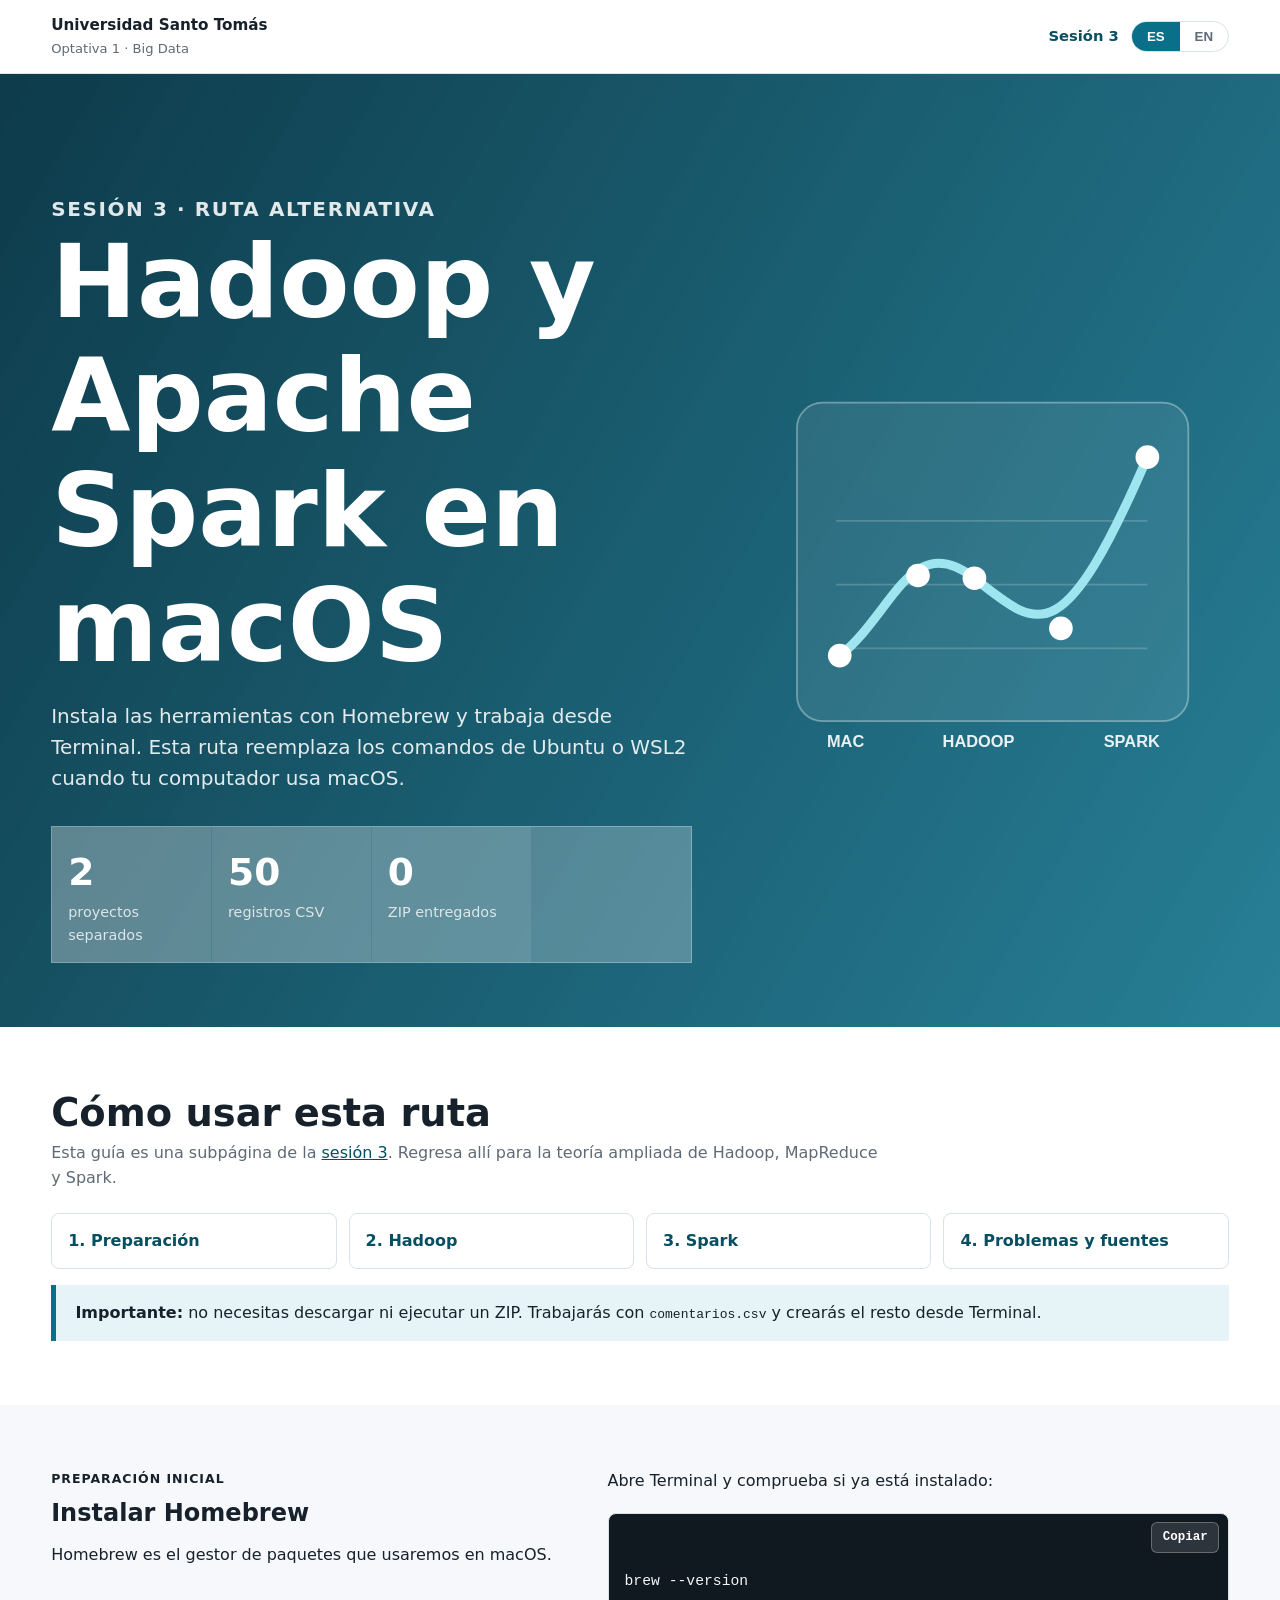
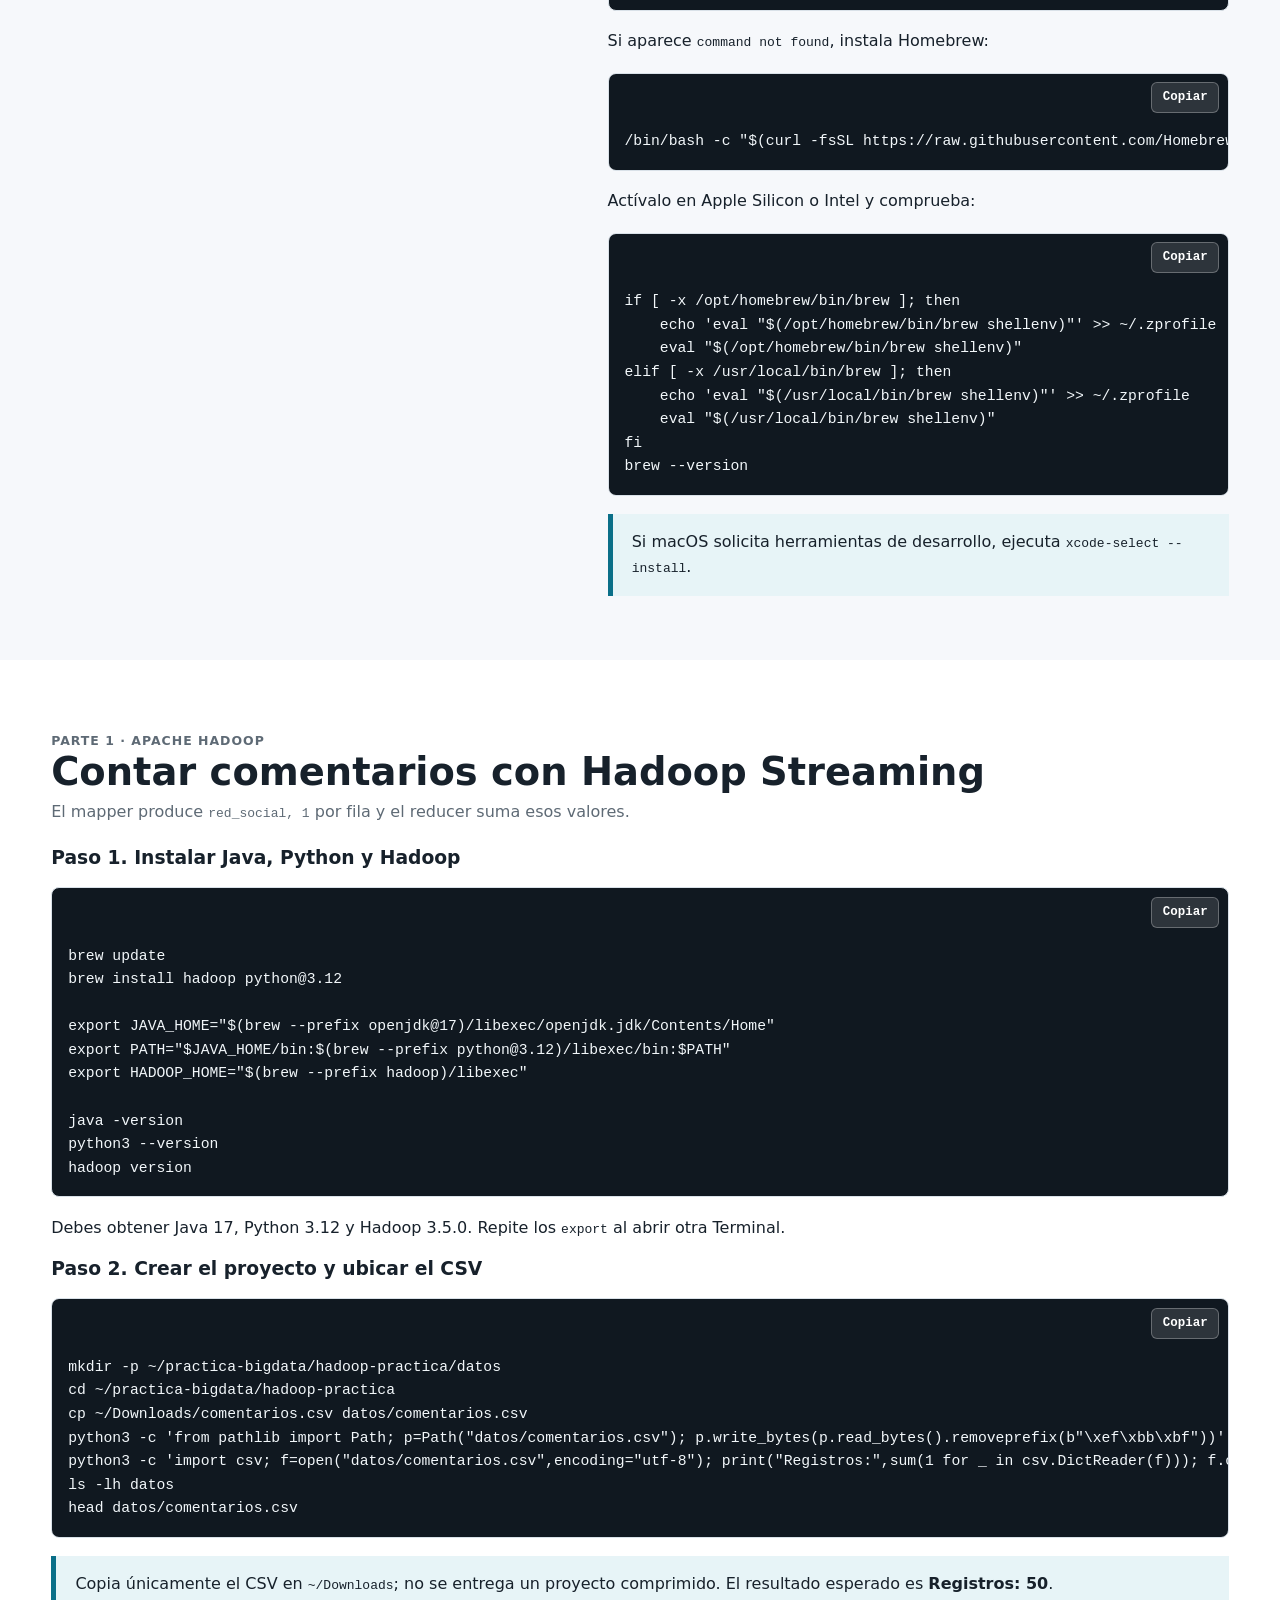
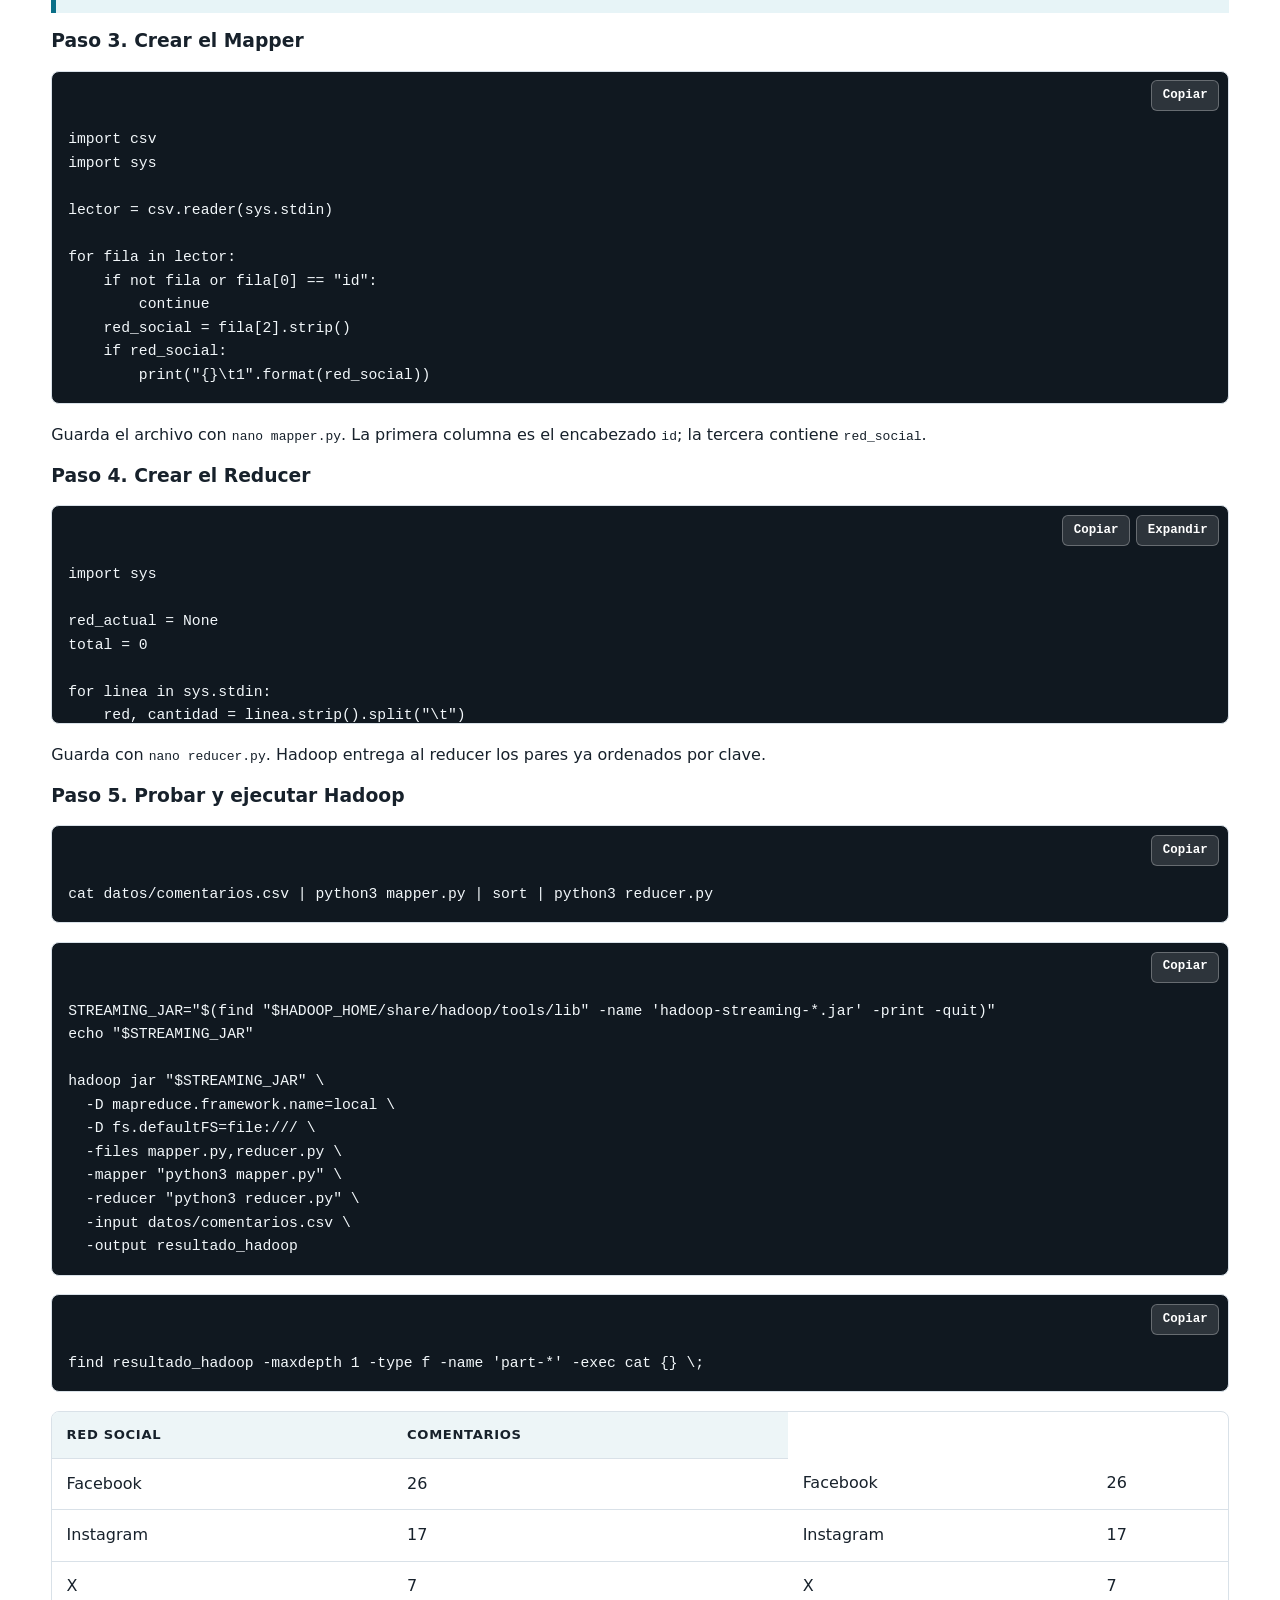
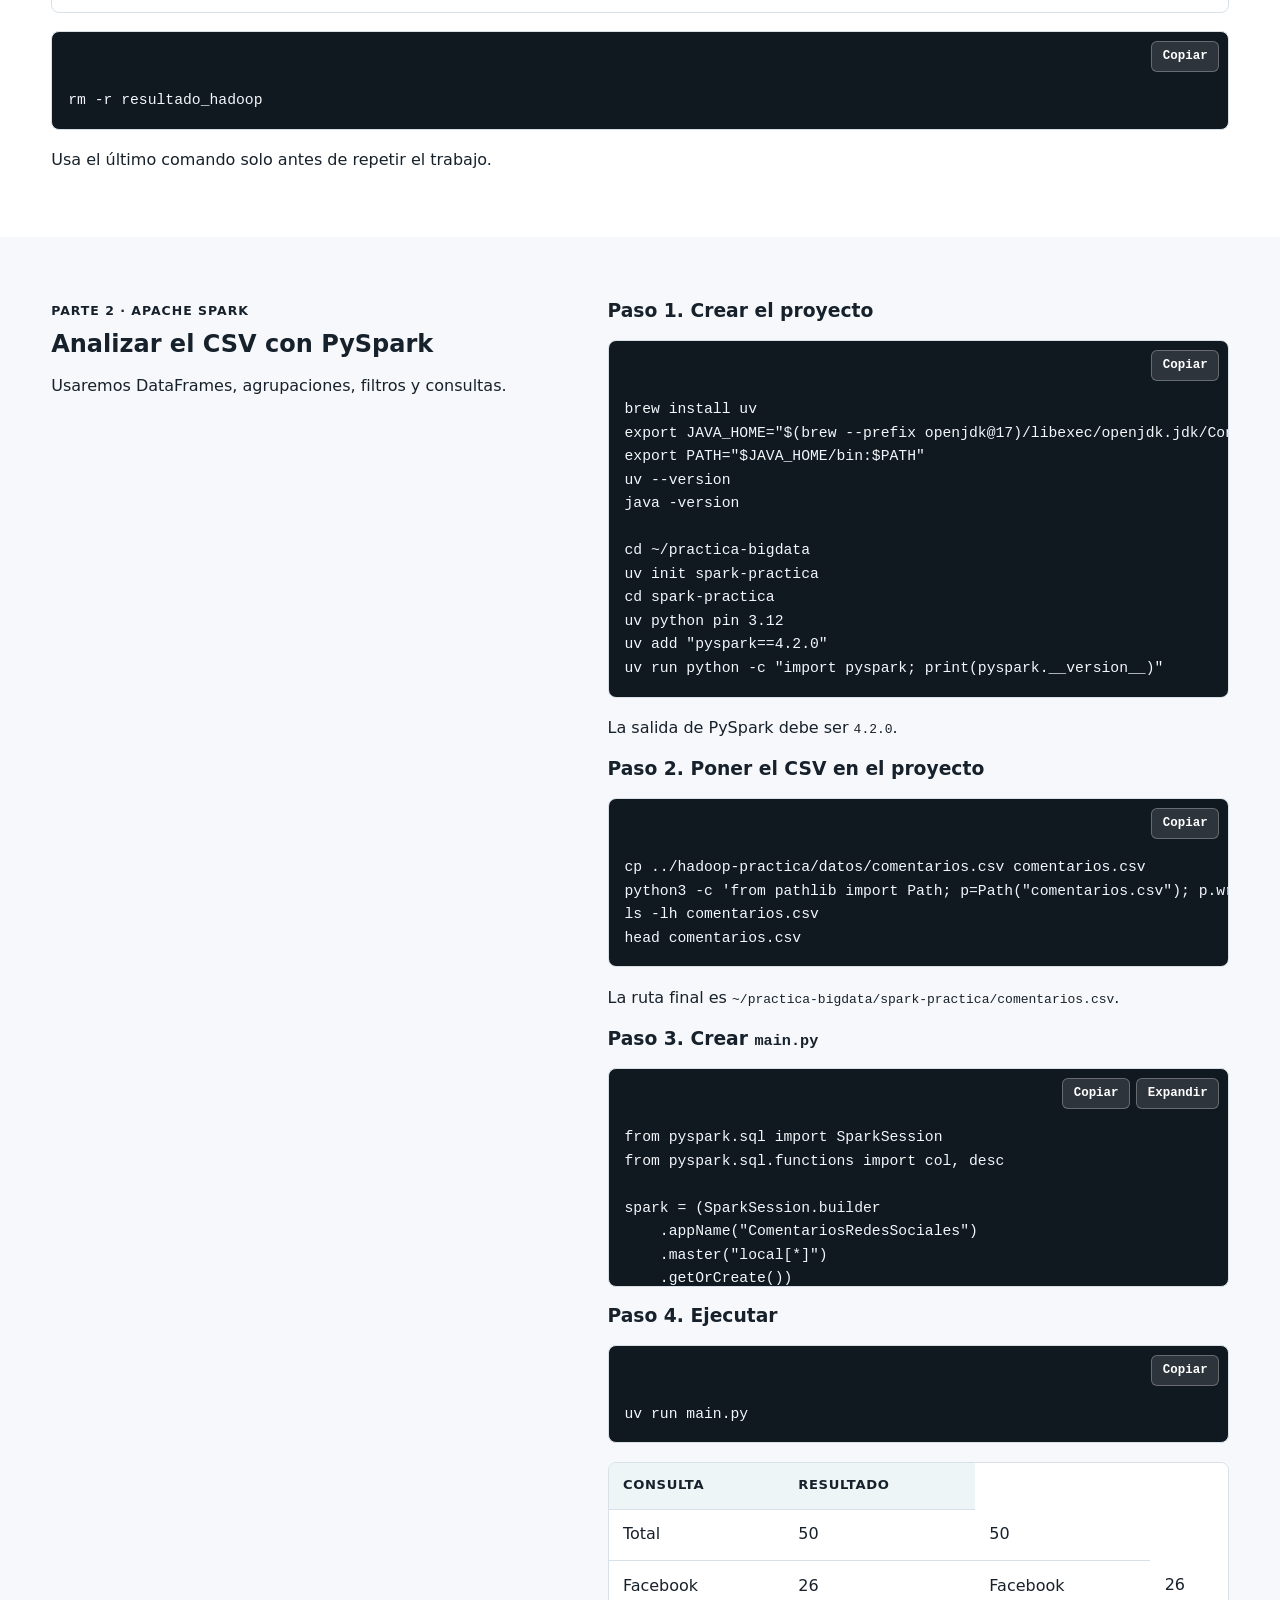
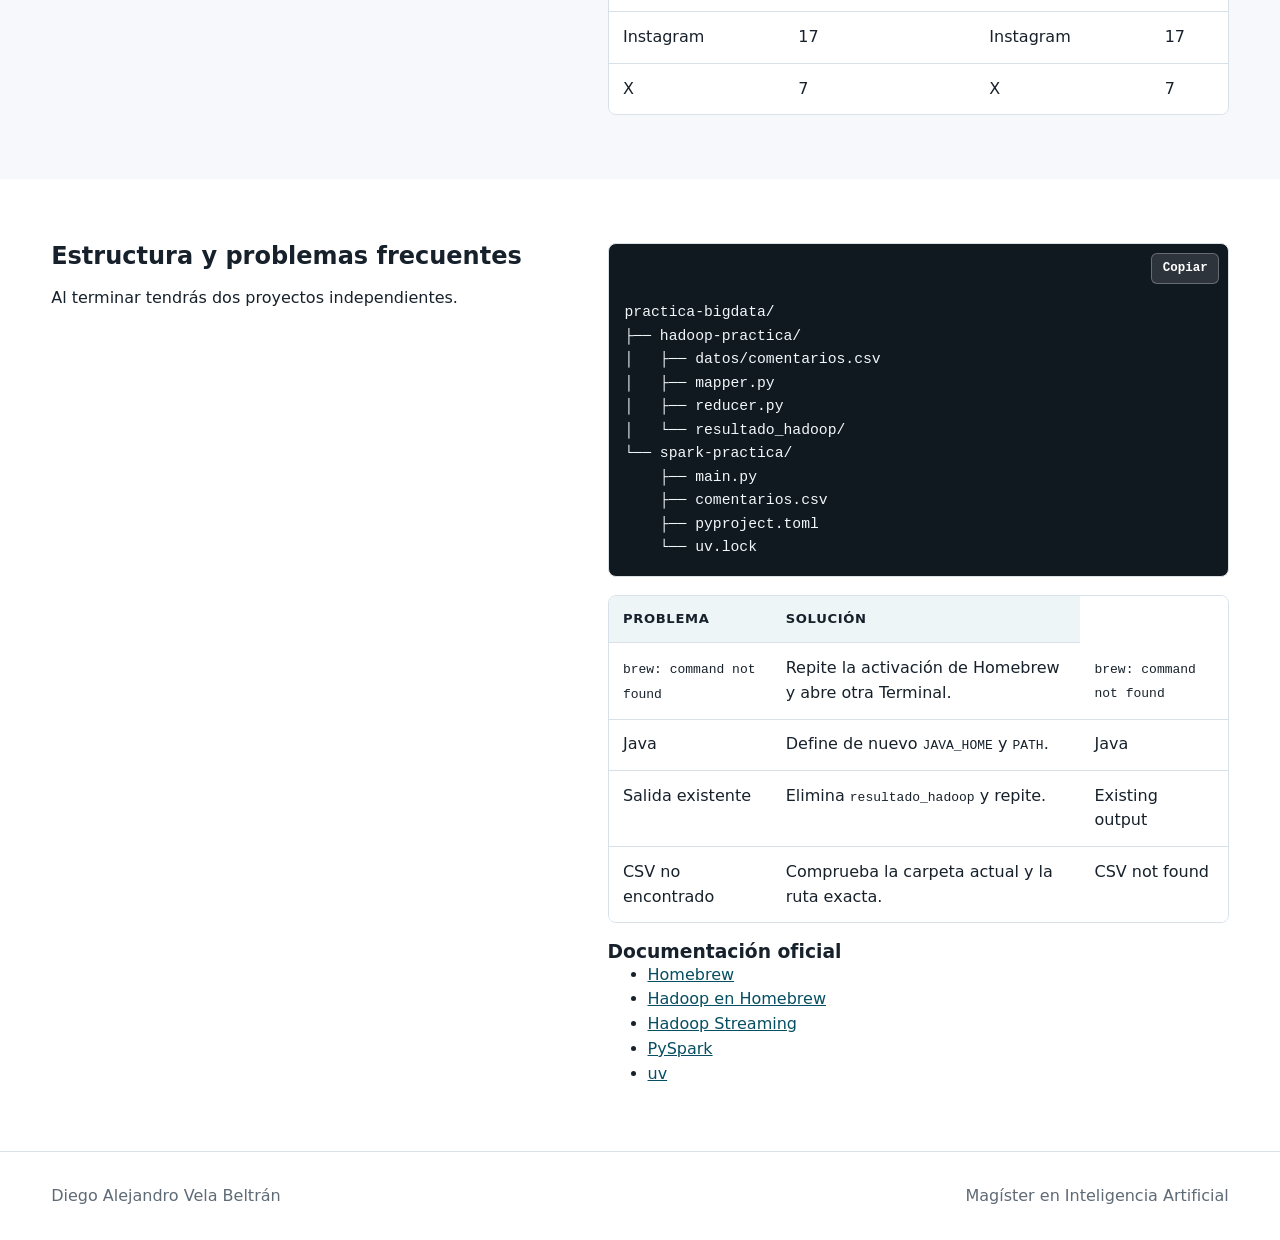
<file: sesiones/sesion-3/macos/index.html>
<!doctype html>
<html lang="es">
<head>
<meta charset="utf-8">
<meta name="viewport" content="width=device-width, initial-scale=1">
<title>Ruta macOS · Hadoop y Apache Spark</title>
<meta name="description" content="Ruta bilingüe para instalar y ejecutar Hadoop y Apache Spark en macOS.">
<link rel="stylesheet" href="../../../styles.css">
</head>
<body>
<header class="topbar"><div class="brand"><strong>Universidad Santo Tomás</strong><span data-lang="es">Optativa 1 · Big Data</span><span data-lang="en">Elective 1 · Big Data</span></div><nav class="nav-actions" aria-label="Navigation"><a class="home-link" href="../"><span data-lang="es">Sesión 3</span><span data-lang="en">Session 3</span></a><div class="language-toggle" aria-label="Language selector"><button type="button" data-lang-button="es">ES</button><button type="button" data-lang-button="en">EN</button></div></nav></header>
<main>
<section class="hero lesson-hero"><div class="hero-inner"><div>
<p class="eyebrow" data-lang="es">Sesión 3 · Ruta alternativa</p><p class="eyebrow" data-lang="en">Session 3 · Alternative path</p>
<div data-lang="es"><h1>Hadoop y Apache Spark en macOS</h1><p>Instala las herramientas con Homebrew y trabaja desde Terminal. Esta ruta reemplaza los comandos de Ubuntu o WSL2 cuando tu computador usa macOS.</p></div>
<div data-lang="en"><h1>Hadoop and Apache Spark on macOS</h1><p>Install the tools with Homebrew and work from Terminal. Use this path instead of Ubuntu or WSL2 commands when your computer runs macOS.</p></div>
<div class="stats-band"><div class="stat"><strong>2</strong><span data-lang="es">proyectos separados</span><span data-lang="en">separate projects</span></div><div class="stat"><strong>50</strong><span data-lang="es">registros CSV</span><span data-lang="en">CSV records</span></div><div class="stat"><strong>0</strong><span data-lang="es">ZIP entregados</span><span data-lang="en">ZIP files provided</span></div></div>
</div><div class="hero-visual" aria-hidden="true"><svg class="signal-map" viewBox="0 0 520 470" role="img"><rect x="45" y="52" width="430" height="350" rx="28" fill="rgba(255,255,255,.08)" stroke="rgba(255,255,255,.35)" stroke-width="2"/><path d="M88 322 H430 M88 252 H430 M88 182 H430" stroke="rgba(255,255,255,.18)" stroke-width="2"/><path d="M92 330 C150 285 170 190 240 245 S336 330 430 112" fill="none" stroke="#9fe5ef" stroke-width="10" stroke-linecap="round"/><g fill="#fff"><circle cx="92" cy="330" r="13"/><circle cx="178" cy="242" r="13"/><circle cx="240" cy="245" r="13"/><circle cx="335" cy="300" r="13"/><circle cx="430" cy="112" r="13"/></g><g fill="rgba(255,255,255,.9)" font-family="Inter, sans-serif" font-size="18" font-weight="800"><text x="78" y="430">MAC</text><text x="205" y="430">HADOOP</text><text x="382" y="430">SPARK</text></g></svg></div></div></section>

<section class="section alt"><div class="section-inner"><div class="section-head"><div data-lang="es"><h2>Cómo usar esta ruta</h2><p>Esta guía es una subpágina de la <a href="../">sesión 3</a>. Regresa allí para la teoría ampliada de Hadoop, MapReduce y Spark.</p></div><div data-lang="en"><h2>How to use this path</h2><p>This guide is a subpage of <a href="../">Session 3</a>. Return there for extended Hadoop, MapReduce, and Spark theory.</p></div></div><nav class="toc" aria-label="macOS sections"><a href="#preparacion"><span data-lang="es">1. Preparación</span><span data-lang="en">1. Setup</span></a><a href="#hadoop"><span data-lang="es">2. Hadoop</span><span data-lang="en">2. Hadoop</span></a><a href="#spark"><span data-lang="es">3. Spark</span><span data-lang="en">3. Spark</span></a><a href="#errores"><span data-lang="es">4. Problemas y fuentes</span><span data-lang="en">4. Issues and sources</span></a></nav><div class="note" style="margin-top:1rem"><p data-lang="es"><strong>Importante:</strong> no necesitas descargar ni ejecutar un ZIP. Trabajarás con <code>comentarios.csv</code> y crearás el resto desde Terminal.</p><p data-lang="en"><strong>Important:</strong> you do not need to download or run a ZIP. You will work with <code>comentarios.csv</code> and create the rest from Terminal.</p></div></div></section>

<section class="section" id="preparacion"><div class="section-inner two-col"><div><div data-lang="es"><p class="eyebrow">Preparación inicial</p><h2>Instalar Homebrew</h2><p>Homebrew es el gestor de paquetes que usaremos en macOS.</p></div><div data-lang="en"><p class="eyebrow">Initial setup</p><h2>Install Homebrew</h2><p>Homebrew is the package manager we will use on macOS.</p></div></div><div class="content-flow"><p data-lang="es">Abre Terminal y comprueba si ya está instalado:</p><p data-lang="en">Open Terminal and check whether it is already installed:</p><pre class="code-panel"><code>brew --version</code></pre><p data-lang="es">Si aparece <code>command not found</code>, instala Homebrew:</p><p data-lang="en">If you see <code>command not found</code>, install Homebrew:</p><pre class="code-panel"><code>/bin/bash -c "$(curl -fsSL https://raw.githubusercontent.com/Homebrew/install/HEAD/install.sh)"</code></pre><p data-lang="es">Actívalo en Apple Silicon o Intel y comprueba:</p><p data-lang="en">Activate it on Apple Silicon or Intel and check it:</p><pre class="code-panel"><code>if [ -x /opt/homebrew/bin/brew ]; then
    echo 'eval "$(/opt/homebrew/bin/brew shellenv)"' &gt;&gt; ~/.zprofile
    eval "$(/opt/homebrew/bin/brew shellenv)"
elif [ -x /usr/local/bin/brew ]; then
    echo 'eval "$(/usr/local/bin/brew shellenv)"' &gt;&gt; ~/.zprofile
    eval "$(/usr/local/bin/brew shellenv)"
fi
brew --version</code></pre><div class="note"><p data-lang="es">Si macOS solicita herramientas de desarrollo, ejecuta <code>xcode-select --install</code>.</p><p data-lang="en">If macOS requests developer tools, run <code>xcode-select --install</code>.</p></div></div></div></section>

<section class="section alt" id="hadoop"><div class="section-inner"><div class="section-head"><div data-lang="es"><p class="eyebrow">Parte 1 · Apache Hadoop</p><h2>Contar comentarios con Hadoop Streaming</h2><p>El mapper produce <code>red_social, 1</code> por fila y el reducer suma esos valores.</p></div><div data-lang="en"><p class="eyebrow">Part 1 · Apache Hadoop</p><h2>Count comments with Hadoop Streaming</h2><p>The mapper produces <code>social_network, 1</code> per row and the reducer sums those values.</p></div></div><div class="content-flow"><h3 data-lang="es">Paso 1. Instalar Java, Python y Hadoop</h3><h3 data-lang="en">Step 1. Install Java, Python, and Hadoop</h3><pre class="code-panel"><code>brew update
brew install hadoop python@3.12

export JAVA_HOME="$(brew --prefix openjdk@17)/libexec/openjdk.jdk/Contents/Home"
export PATH="$JAVA_HOME/bin:$(brew --prefix python@3.12)/libexec/bin:$PATH"
export HADOOP_HOME="$(brew --prefix hadoop)/libexec"

java -version
python3 --version
hadoop version</code></pre><p data-lang="es">Debes obtener Java 17, Python 3.12 y Hadoop 3.5.0. Repite los <code>export</code> al abrir otra Terminal.</p><p data-lang="en">You should get Java 17, Python 3.12, and Hadoop 3.5.0. Repeat the <code>export</code> commands in a new Terminal.</p><h3 data-lang="es">Paso 2. Crear el proyecto y ubicar el CSV</h3><h3 data-lang="en">Step 2. Create the project and place the CSV</h3><pre class="code-panel"><code>mkdir -p ~/practica-bigdata/hadoop-practica/datos
cd ~/practica-bigdata/hadoop-practica
cp ~/Downloads/comentarios.csv datos/comentarios.csv
python3 -c 'from pathlib import Path; p=Path("datos/comentarios.csv"); p.write_bytes(p.read_bytes().removeprefix(b"\xef\xbb\xbf"))'
python3 -c 'import csv; f=open("datos/comentarios.csv",encoding="utf-8"); print("Registros:",sum(1 for _ in csv.DictReader(f))); f.close()'
ls -lh datos
head datos/comentarios.csv</code></pre><div class="note"><p data-lang="es">Copia únicamente el CSV en <code>~/Downloads</code>; no se entrega un proyecto comprimido. El resultado esperado es <strong>Registros: 50</strong>.</p><p data-lang="en">Copy only the CSV into <code>~/Downloads</code>; no compressed project is provided. Expected output is <strong>Records: 50</strong>.</p></div><h3 data-lang="es">Paso 3. Crear el Mapper</h3><h3 data-lang="en">Step 3. Create the Mapper</h3><pre class="code-panel"><code>import csv
import sys

lector = csv.reader(sys.stdin)

for fila in lector:
    if not fila or fila[0] == "id":
        continue
    red_social = fila[2].strip()
    if red_social:
        print("{}\t1".format(red_social))</code></pre><p data-lang="es">Guarda el archivo con <code>nano mapper.py</code>. La primera columna es el encabezado <code>id</code>; la tercera contiene <code>red_social</code>.</p><p data-lang="en">Save this file with <code>nano mapper.py</code>. The first column is the <code>id</code> header; the third contains <code>red_social</code>.</p><h3 data-lang="es">Paso 4. Crear el Reducer</h3><h3 data-lang="en">Step 4. Create the Reducer</h3><pre class="code-panel"><code>import sys

red_actual = None
total = 0

for linea in sys.stdin:
    red, cantidad = linea.strip().split("\t")
    cantidad = int(cantidad)
    if red == red_actual:
        total += cantidad
    else:
        if red_actual is not None:
            print("{}\t{}".format(red_actual, total))
        red_actual = red
        total = cantidad

if red_actual is not None:
    print("{}\t{}".format(red_actual, total))</code></pre><p data-lang="es">Guarda con <code>nano reducer.py</code>. Hadoop entrega al reducer los pares ya ordenados por clave.</p><p data-lang="en">Save with <code>nano reducer.py</code>. Hadoop gives the reducer pairs already sorted by key.</p><h3 data-lang="es">Paso 5. Probar y ejecutar Hadoop</h3><h3 data-lang="en">Step 5. Test and run Hadoop</h3><pre class="code-panel"><code>cat datos/comentarios.csv | python3 mapper.py | sort | python3 reducer.py</code></pre><pre class="code-panel"><code>STREAMING_JAR="$(find "$HADOOP_HOME/share/hadoop/tools/lib" -name 'hadoop-streaming-*.jar' -print -quit)"
echo "$STREAMING_JAR"

hadoop jar "$STREAMING_JAR" \
  -D mapreduce.framework.name=local \
  -D fs.defaultFS=file:/// \
  -files mapper.py,reducer.py \
  -mapper "python3 mapper.py" \
  -reducer "python3 reducer.py" \
  -input datos/comentarios.csv \
  -output resultado_hadoop</code></pre><pre class="code-panel"><code>find resultado_hadoop -maxdepth 1 -type f -name 'part-*' -exec cat {} \;</code></pre><div class="table-wrap"><table class="data-table"><thead><tr><th data-lang="es">Red social</th><th data-lang="es">Comentarios</th><th data-lang="en">Social network</th><th data-lang="en">Comments</th></tr></thead><tbody><tr><td>Facebook</td><td>26</td><td>Facebook</td><td>26</td></tr><tr><td>Instagram</td><td>17</td><td>Instagram</td><td>17</td></tr><tr><td>X</td><td>7</td><td>X</td><td>7</td></tr></tbody></table></div><pre class="code-panel"><code>rm -r resultado_hadoop</code></pre><p data-lang="es">Usa el último comando solo antes de repetir el trabajo.</p><p data-lang="en">Use the last command only before repeating the job.</p></div></div></section>

<section class="section" id="spark"><div class="section-inner two-col"><div><div data-lang="es"><p class="eyebrow">Parte 2 · Apache Spark</p><h2>Analizar el CSV con PySpark</h2><p>Usaremos DataFrames, agrupaciones, filtros y consultas.</p></div><div data-lang="en"><p class="eyebrow">Part 2 · Apache Spark</p><h2>Analyze the CSV with PySpark</h2><p>We will use DataFrames, groups, filters, and queries.</p></div></div><div class="content-flow"><h3 data-lang="es">Paso 1. Crear el proyecto</h3><h3 data-lang="en">Step 1. Create the project</h3><pre class="code-panel"><code>brew install uv
export JAVA_HOME="$(brew --prefix openjdk@17)/libexec/openjdk.jdk/Contents/Home"
export PATH="$JAVA_HOME/bin:$PATH"
uv --version
java -version

cd ~/practica-bigdata
uv init spark-practica
cd spark-practica
uv python pin 3.12
uv add "pyspark==4.2.0"
uv run python -c "import pyspark; print(pyspark.__version__)"</code></pre><p data-lang="es">La salida de PySpark debe ser <code>4.2.0</code>.</p><p data-lang="en">PySpark output should be <code>4.2.0</code>.</p><h3 data-lang="es">Paso 2. Poner el CSV en el proyecto</h3><h3 data-lang="en">Step 2. Put the CSV in the project</h3><pre class="code-panel"><code>cp ../hadoop-practica/datos/comentarios.csv comentarios.csv
python3 -c 'from pathlib import Path; p=Path("comentarios.csv"); p.write_bytes(p.read_bytes().removeprefix(b"\xef\xbb\xbf"))'
ls -lh comentarios.csv
head comentarios.csv</code></pre><p data-lang="es">La ruta final es <code>~/practica-bigdata/spark-practica/comentarios.csv</code>.</p><p data-lang="en">The final path is <code>~/practica-bigdata/spark-practica/comentarios.csv</code>.</p><h3 data-lang="es">Paso 3. Crear <code>main.py</code></h3><h3 data-lang="en">Step 3. Create <code>main.py</code></h3><pre class="code-panel"><code>from pyspark.sql import SparkSession
from pyspark.sql.functions import col, desc

spark = (SparkSession.builder
    .appName("ComentariosRedesSociales")
    .master("local[*]")
    .getOrCreate())
spark.sparkContext.setLogLevel("ERROR")

df = spark.read.csv("comentarios.csv", header=True,
                    inferSchema=True, encoding="UTF-8")

print("\nPRIMEROS COMENTARIOS")
df.show(5, truncate=False)
print("\nESTRUCTURA")
df.printSchema()
print("\nTOTAL DE COMENTARIOS")
print(df.count())

print("\nCOMENTARIOS POR RED SOCIAL")
df.groupBy("red_social").count().orderBy(desc("count")).show()

print("\nCOMENTARIOS SPAM")
df.filter(col("spam_referencial") == "Sí").show(truncate=False)

print("\nPRIORIDAD")
df.groupBy("prioridad_referencial").count().show()

spark.stop()</code></pre><h3 data-lang="es">Paso 4. Ejecutar</h3><h3 data-lang="en">Step 4. Run</h3><pre class="code-panel"><code>uv run main.py</code></pre><div class="table-wrap"><table class="data-table"><thead><tr><th data-lang="es">Consulta</th><th data-lang="es">Resultado</th><th data-lang="en">Query</th><th data-lang="en">Result</th></tr></thead><tbody><tr><td data-lang="es">Total</td><td>50</td><td data-lang="en">Total</td><td>50</td></tr><tr><td>Facebook</td><td>26</td><td>Facebook</td><td>26</td></tr><tr><td>Instagram</td><td>17</td><td>Instagram</td><td>17</td></tr><tr><td>X</td><td>7</td><td>X</td><td>7</td></tr></tbody></table></div></div></div></section>

<section class="section alt" id="errores"><div class="section-inner two-col"><div><div data-lang="es"><h2>Estructura y problemas frecuentes</h2><p>Al terminar tendrás dos proyectos independientes.</p></div><div data-lang="en"><h2>Structure and common issues</h2><p>At the end you will have two independent projects.</p></div></div><div class="content-flow"><pre class="code-panel"><code>practica-bigdata/
├── hadoop-practica/
│   ├── datos/comentarios.csv
│   ├── mapper.py
│   ├── reducer.py
│   └── resultado_hadoop/
└── spark-practica/
    ├── main.py
    ├── comentarios.csv
    ├── pyproject.toml
    └── uv.lock</code></pre><div class="table-wrap"><table class="data-table"><thead><tr><th data-lang="es">Problema</th><th data-lang="es">Solución</th><th data-lang="en">Problem</th><th data-lang="en">Solution</th></tr></thead><tbody><tr><td><code>brew: command not found</code></td><td data-lang="es">Repite la activación de Homebrew y abre otra Terminal.</td><td><code>brew: command not found</code></td><td data-lang="en">Repeat Homebrew activation and open another Terminal.</td></tr><tr><td>Java</td><td data-lang="es">Define de nuevo <code>JAVA_HOME</code> y <code>PATH</code>.</td><td>Java</td><td data-lang="en">Define <code>JAVA_HOME</code> and <code>PATH</code> again.</td></tr><tr><td>Salida existente</td><td data-lang="es">Elimina <code>resultado_hadoop</code> y repite.</td><td>Existing output</td><td data-lang="en">Remove <code>resultado_hadoop</code> and repeat.</td></tr><tr><td>CSV no encontrado</td><td data-lang="es">Comprueba la carpeta actual y la ruta exacta.</td><td>CSV not found</td><td data-lang="en">Check the current folder and exact path.</td></tr></tbody></table></div><div data-lang="es"><h3>Documentación oficial</h3><ul><li><a href="https://brew.sh/">Homebrew</a></li><li><a href="https://formulae.brew.sh/formula/hadoop">Hadoop en Homebrew</a></li><li><a href="https://hadoop.apache.org/docs/current/hadoop-streaming/HadoopStreaming.html">Hadoop Streaming</a></li><li><a href="https://spark.apache.org/docs/latest/api/python/getting_started/install.html">PySpark</a></li><li><a href="https://docs.astral.sh/uv/">uv</a></li></ul></div><div data-lang="en"><h3>Official documentation</h3><ul><li><a href="https://brew.sh/">Homebrew</a></li><li><a href="https://formulae.brew.sh/formula/hadoop">Hadoop on Homebrew</a></li><li><a href="https://hadoop.apache.org/docs/current/hadoop-streaming/HadoopStreaming.html">Hadoop Streaming</a></li><li><a href="https://spark.apache.org/docs/latest/api/python/getting_started/install.html">PySpark</a></li><li><a href="https://docs.astral.sh/uv/">uv</a></li></ul></div></div></div></section>
</main>
<footer><div class="section-inner"><span>Diego Alejandro Vela Beltrán</span><span data-lang="es">Magíster en Inteligencia Artificial</span><span data-lang="en">Master's Degree in Artificial Intelligence</span></div></footer>
<script src="../../../script.js"></script>
</body>
</html>
</file>
<file: styles.css>
:root {
  color-scheme: light;
  --ink: #17212b;
  --muted: #5e6a75;
  --line: #d9e1e8;
  --paper: #f6f8fb;
  --surface: #ffffff;
  --brand: #0a6f88;
  --brand-dark: #064e61;
  --accent: #d94436;
  --green: #28785f;
  --gold: #b78018;
  --blue-soft: #e7f4f7;
  --red-soft: #fff0ec;
  --green-soft: #eef8f3;
  --gold-soft: #fff7e6;
  --shadow: 0 18px 45px rgba(23, 33, 43, 0.1);
  font-family: Inter, ui-sans-serif, system-ui, -apple-system, BlinkMacSystemFont, "Segoe UI", sans-serif;
}

* {
  box-sizing: border-box;
}

html {
  overflow-x: hidden;
}

body {
  margin: 0;
  background: var(--paper);
  color: var(--ink);
  line-height: 1.55;
  overflow-x: hidden;
}

a {
  color: var(--brand-dark);
}

[hidden] {
  display: none !important;
}

.topbar {
  position: sticky;
  top: 0;
  z-index: 20;
  display: flex;
  align-items: center;
  justify-content: space-between;
  gap: 1rem;
  width: 100%;
  padding: 0.85rem clamp(1rem, 4vw, 3.5rem);
  border-bottom: 1px solid rgba(217, 225, 232, 0.9);
  background: rgba(255, 255, 255, 0.94);
  backdrop-filter: blur(16px);
}

.brand {
  display: flex;
  flex-direction: column;
  gap: 0.1rem;
  min-width: 0;
}

.brand strong {
  font-size: 0.95rem;
}

.brand span {
  color: var(--muted);
  font-size: 0.82rem;
}

.nav-actions {
  display: flex;
  align-items: center;
  gap: 0.75rem;
  flex-wrap: wrap;
  justify-content: flex-end;
}

.home-link {
  font-weight: 700;
  text-decoration: none;
  font-size: 0.92rem;
}

.language-toggle {
  display: inline-grid;
  grid-template-columns: 1fr 1fr;
  border: 1px solid var(--line);
  border-radius: 999px;
  overflow: hidden;
  background: var(--surface);
}

.language-toggle button {
  border: 0;
  min-width: 3rem;
  padding: 0.45rem 0.7rem;
  background: transparent;
  color: var(--muted);
  font-weight: 800;
  cursor: pointer;
}

.language-toggle button.is-active {
  background: var(--brand);
  color: white;
}

.hero {
  width: 100%;
  padding: clamp(2.8rem, 8vw, 6.5rem) clamp(1rem, 4vw, 4rem) clamp(2rem, 5vw, 4rem);
  color: white;
  background:
    linear-gradient(120deg, rgba(8, 55, 71, 0.98), rgba(11, 111, 136, 0.88)),
    radial-gradient(circle at 76% 22%, rgba(255, 255, 255, 0.22), transparent 28%);
}

.hero-inner {
  width: min(1180px, 100%);
  margin: 0 auto;
  display: grid;
  grid-template-columns: minmax(0, 1.15fr) minmax(300px, 0.85fr);
  gap: clamp(2rem, 5vw, 5rem);
  align-items: center;
}

.eyebrow {
  margin: 0 0 0.7rem;
  text-transform: uppercase;
  letter-spacing: 0.08em;
  font-size: 0.78rem;
  font-weight: 850;
}

h1, h2, h3 {
  line-height: 1.12;
  margin: 0;
}

h1 {
  max-width: 12ch;
  font-size: clamp(3rem, 8vw, 6.8rem);
}

.hero p {
  max-width: 68ch;
  margin: 1.1rem 0 0;
  color: rgba(255, 255, 255, 0.88);
  font-size: clamp(1.03rem, 2vw, 1.25rem);
}

.hero-visual {
  min-height: 360px;
  display: grid;
  place-items: center;
}

.signal-map {
  width: min(100%, 520px);
  aspect-ratio: 1.1;
}

.section {
  width: 100%;
  padding: clamp(2rem, 5vw, 4.5rem) clamp(1rem, 4vw, 4rem);
}

.section.alt {
  background: white;
}

.section-inner {
  width: min(1180px, 100%);
  margin: 0 auto;
}

.section-head {
  display: flex;
  align-items: end;
  justify-content: space-between;
  gap: 1.25rem;
  margin-bottom: 1.4rem;
}

.section-head h2 {
  font-size: clamp(1.8rem, 3vw, 2.6rem);
}

.section-head p {
  max-width: 52rem;
  margin: 0.45rem 0 0;
  color: var(--muted);
}

.session-table {
  width: 100%;
  border-collapse: collapse;
  overflow: hidden;
  background: var(--surface);
  box-shadow: var(--shadow);
}

.session-table th,
.session-table td {
  padding: 1rem;
  text-align: left;
  border-bottom: 1px solid var(--line);
  vertical-align: top;
}

.session-table th {
  background: #edf5f7;
  color: #243744;
  font-size: 0.82rem;
  text-transform: uppercase;
  letter-spacing: 0.06em;
}

.session-table tr:last-child td {
  border-bottom: 0;
}

.session-table a {
  font-weight: 800;
}

.pill {
  display: inline-flex;
  align-items: center;
  justify-content: center;
  min-width: 5rem;
  padding: 0.32rem 0.7rem;
  border-radius: 999px;
  background: var(--blue-soft);
  color: var(--brand-dark);
  font-weight: 800;
  font-size: 0.82rem;
}

.pill.locked {
  background: #eef1f4;
  color: var(--muted);
}

.pill span {
  display: inline;
}

.grid {
  display: grid;
  grid-template-columns: repeat(3, minmax(0, 1fr));
  gap: 1rem;
}

.tile,
.card {
  background: var(--surface);
  border: 1px solid var(--line);
  border-radius: 8px;
  padding: 1.25rem;
}

.tile strong,
.card strong {
  display: block;
  margin-bottom: 0.35rem;
  font-size: 1.05rem;
}

.tile p,
.card p,
.card li {
  color: var(--muted);
}

.tile p,
.card p {
  margin: 0;
}

.lesson-hero h1 {
  max-width: 13ch;
}

.stats-band {
  display: grid;
  grid-template-columns: repeat(4, minmax(0, 1fr));
  gap: 1px;
  margin-top: 2rem;
  background: rgba(255, 255, 255, 0.25);
  border: 1px solid rgba(255, 255, 255, 0.28);
}

.stat {
  padding: 1rem;
  background: rgba(255, 255, 255, 0.08);
}

.stat strong {
  display: block;
  color: white;
  font-size: clamp(1.5rem, 3vw, 2.35rem);
  white-space: nowrap;
}

.stat span {
  display: block;
  color: rgba(255, 255, 255, 0.78);
  font-size: 0.9rem;
}

.toc {
  display: grid;
  grid-template-columns: repeat(4, minmax(0, 1fr));
  gap: 0.75rem;
}

.toc a {
  display: block;
  padding: 0.9rem 1rem;
  border: 1px solid var(--line);
  border-radius: 8px;
  background: white;
  text-decoration: none;
  font-weight: 800;
}

.two-col {
  display: grid;
  grid-template-columns: minmax(0, 0.9fr) minmax(0, 1.1fr);
  gap: clamp(1.5rem, 4vw, 3rem);
  align-items: start;
}

.note {
  border-left: 5px solid var(--brand);
  padding: 1rem 1.2rem;
  background: var(--blue-soft);
}

.note p {
  margin: 0;
}

.data-types,
.v-grid,
.sector-grid,
.concept-grid {
  display: grid;
  grid-template-columns: repeat(3, minmax(0, 1fr));
  gap: 1rem;
}

.v-grid {
  grid-template-columns: repeat(4, minmax(0, 1fr));
}

.concept-grid {
  grid-template-columns: repeat(2, minmax(0, 1fr));
}

.timeline {
  display: grid;
  gap: 0.8rem;
}

.timeline-item {
  display: grid;
  grid-template-columns: 7rem 1fr;
  gap: 1rem;
  align-items: start;
  padding: 1rem;
  border: 1px solid var(--line);
  border-radius: 8px;
  background: white;
}

.timeline-item time {
  font-weight: 900;
  color: var(--brand-dark);
}

.architecture {
  display: grid;
  grid-template-columns: repeat(5, minmax(0, 1fr));
  gap: 0.7rem;
}

.arch-step {
  position: relative;
  min-height: 9rem;
  padding: 1rem;
  border: 1px solid var(--line);
  border-radius: 8px;
  background: white;
}

.arch-step::after {
  content: "";
  position: absolute;
  top: 50%;
  right: -0.55rem;
  width: 0.85rem;
  height: 0.85rem;
  border-top: 3px solid var(--brand);
  border-right: 3px solid var(--brand);
  transform: translateY(-50%) rotate(45deg);
  background: var(--paper);
}

.arch-step:last-child::after {
  content: none;
}

.arch-step strong {
  display: block;
  margin-bottom: 0.4rem;
}

.arch-step span {
  color: var(--muted);
  font-size: 0.9rem;
}

.governance {
  margin-top: 1rem;
  padding: 1rem;
  border-radius: 8px;
  background: var(--green-soft);
  border: 1px solid #cfe8dc;
}

.activity {
  background: #17212b;
  color: white;
}

.activity .section-head p,
.activity li,
.activity p {
  color: rgba(255, 255, 255, 0.78);
}

.activity h2,
.activity h3 {
  color: white;
}

.activity-grid {
  display: grid;
  grid-template-columns: minmax(0, 1fr) minmax(0, 1fr);
  gap: 1rem;
}

.activity .card {
  background: rgba(255, 255, 255, 0.07);
  border-color: rgba(255, 255, 255, 0.18);
}

.practice-banner {
  display: grid;
  grid-template-columns: minmax(0, 1fr);
}

.practice-banner .card {
  padding: clamp(1.5rem, 4vw, 3rem);
}

.practice-banner h3 {
  font-size: clamp(1.8rem, 4vw, 3.4rem);
}

.practice-link {
  display: inline-flex;
  align-items: center;
  justify-content: center;
  width: fit-content;
  margin-top: 1.25rem;
  padding: 0.85rem 1.2rem;
  border-radius: 8px;
  background: white;
  color: #17212b;
  font-weight: 900;
  text-decoration: none;
}

.sources {
  font-size: 0.95rem;
}

.sources li {
  margin-bottom: 0.55rem;
}

.content-flow {
  display: grid;
  gap: 1.15rem;
}

.content-flow p,
.content-flow ul,
.content-flow ol {
  margin: 0;
}

.code-panel {
  position: relative;
  margin: 0;
  overflow: auto;
  padding-top: 2.55rem;
  border: 1px solid var(--line);
  border-radius: 8px;
  background: #101820;
  color: #f2f7fa;
}

.code-panel code {
  display: block;
  min-width: max-content;
  padding: 1rem;
  font-family: "SFMono-Regular", Consolas, "Liberation Mono", monospace;
  font-size: 0.92rem;
  line-height: 1.6;
}

.code-panel.is-collapsed code {
  max-height: 11rem;
  overflow: hidden;
}

.code-actions {
  position: absolute;
  top: 0.55rem;
  right: 0.55rem;
  z-index: 1;
  display: flex;
  gap: 0.4rem;
}

.copy-code-button {
  border: 1px solid rgba(255, 255, 255, 0.28);
  border-radius: 6px;
  padding: 0.3rem 0.65rem;
  background: rgba(255, 255, 255, 0.12);
  color: #fff;
  font: inherit;
  font-size: 0.78rem;
  font-weight: 800;
  cursor: pointer;
}

.copy-code-button:hover,
.copy-code-button:focus-visible,
.expand-code-button:hover,
.expand-code-button:focus-visible {
  background: var(--brand);
  outline: 2px solid rgba(159, 229, 239, 0.75);
  outline-offset: 2px;
}

.expand-code-button {
  border: 1px solid rgba(255, 255, 255, 0.28);
  border-radius: 6px;
  padding: 0.3rem 0.65rem;
  background: rgba(255, 255, 255, 0.12);
  color: #fff;
  font: inherit;
  font-size: 0.78rem;
  font-weight: 800;
  cursor: pointer;
}

.theory-grid {
  display: grid;
  grid-template-columns: repeat(3, minmax(0, 1fr));
  gap: 1rem;
}

.theory-card {
  display: grid;
  gap: 0.8rem;
}

.theory-visual {
  min-height: 9rem;
  padding: 0.75rem;
  border-radius: 10px;
  background: linear-gradient(135deg, #e7f4f7, #f7fbfc);
}

.theory-visual svg {
  display: block;
  width: 100%;
  height: auto;
}

.theory-flow {
  display: grid;
  grid-template-columns: repeat(4, minmax(0, 1fr));
  gap: 0.7rem;
  align-items: center;
}

.theory-flow .arch-step {
  min-height: 7rem;
}

.practice-lab {
  display: grid;
  gap: 1rem;
  padding: clamp(1rem, 3vw, 2rem);
  border: 1px solid var(--line);
  border-radius: 14px;
  background: linear-gradient(145deg, #f8fcfd, #eef7f8);
}

.practice-mode-list,
.practice-topic-list,
.practice-options {
  display: grid;
  gap: 0.65rem;
}

.practice-mode-list {
  grid-template-columns: repeat(3, minmax(0, 1fr));
}

.practice-mode,
.practice-topic-option,
.practice-option {
  display: flex;
  align-items: flex-start;
  gap: 0.65rem;
  cursor: pointer;
}

.practice-mode {
  justify-content: center;
  padding: 0.85rem;
  border: 1px solid var(--line);
  border-radius: 9px;
  background: white;
  color: var(--ink);
  font: inherit;
  font-weight: 800;
  text-align: center;
}

.practice-mode.is-selected,
.practice-mode:focus-visible {
  border-color: var(--brand);
  background: var(--blue-soft);
  outline: 2px solid rgba(10, 111, 136, 0.25);
}

.practice-topic-picker {
  padding: 0.9rem;
  border: 1px solid var(--line);
  border-radius: 9px;
  background: rgba(255, 255, 255, 0.72);
}

.practice-topic-option {
  font-size: 0.95rem;
}

.practice-question {
  display: grid;
  gap: 1rem;
  padding: clamp(1rem, 3vw, 1.5rem);
  border: 1px solid var(--line);
  border-radius: 12px;
  background: white;
}

.practice-progress {
  display: flex;
  justify-content: space-between;
  gap: 1rem;
  color: var(--muted);
  font-size: 0.9rem;
  font-weight: 800;
}

.practice-level {
  color: var(--brand-dark);
  font-size: 0.85rem;
  font-weight: 800;
  letter-spacing: 0.04em;
  text-transform: uppercase;
}

.practice-option {
  padding: 0.9rem;
  border: 1px solid var(--line);
  border-radius: 9px;
  background: #fbfdfd;
}

.practice-legend {
  display: flex;
  flex-wrap: wrap;
  align-items: center;
  gap: 0.5rem;
  color: var(--muted);
  font-size: 0.9rem;
  font-weight: 800;
}

.legend-swatch { display: inline-grid; width: 1.45rem; height: 1.45rem; place-items: center; border-radius: 50%; font-weight: 900; }
.legend-correct { background: #d9f2df; color: #176b39; }
.legend-incorrect { margin-left: 0.75rem; background: #ffe0dc; color: #a43a2f; }
.practice-option { flex-wrap: wrap; transition: border-color 160ms ease, background 160ms ease, box-shadow 160ms ease; }
.practice-option.is-correct { border-color: #3c9b61; background: #effaf1; box-shadow: inset 4px 0 0 #3c9b61; }
.practice-option.is-incorrect { border-color: #d76b5f; background: #fff2f0; box-shadow: inset 4px 0 0 #d76b5f; }
.practice-option-status { flex-basis: 100%; margin-left: 1.55rem; color: #176b39; font-size: 0.85rem; font-weight: 900; }
.practice-option.is-incorrect .practice-option-status { color: #a43a2f; }

.practice-option:has(input:checked):not(.is-correct):not(.is-incorrect) {
  border-color: var(--brand);
  background: var(--blue-soft);
}

.practice-actions {
  display: flex;
  flex-wrap: wrap;
  gap: 0.65rem;
}

.practice-actions button,
.practice-start-button {
  border: 1px solid var(--brand);
  border-radius: 7px;
  padding: 0.65rem 0.9rem;
  background: var(--brand);
  color: white;
  font: inherit;
  font-weight: 800;
  cursor: pointer;
}

.practice-actions button.secondary,
.practice-start-button.secondary {
  background: white;
  color: var(--brand-dark);
}

.practice-actions button:disabled {
  cursor: not-allowed;
  opacity: 0.45;
}

.practice-feedback,
.practice-explanation,
.practice-hint {
  padding: 0.9rem;
  border-radius: 9px;
  background: #fff9e8;
  border: 1px solid #f0d58a;
}

.practice-feedback p,
.practice-explanation p {
  margin: 0.55rem 0 0;
}

.practice-finish {
  display: grid;
  gap: 0.8rem;
  padding: 1.4rem;
  border-radius: 10px;
  background: var(--green-soft);
  border: 1px solid #cfe8dc;
}

@media (max-width: 820px) {
  .theory-grid,
  .theory-flow {
    grid-template-columns: 1fr 1fr;
  }

  .practice-mode-list {
    grid-template-columns: 1fr;
  }
}

@media (max-width: 560px) {
  .code-actions {
    position: static;
    justify-content: flex-end;
    padding: 0.45rem 0.55rem 0;
  }

  .code-panel {
    padding-top: 0.25rem;
  }

  .theory-grid,
  .theory-flow {
    grid-template-columns: 1fr;
  }
}

.table-wrap {
  width: 100%;
  overflow-x: auto;
  border: 1px solid var(--line);
  border-radius: 8px;
  background: white;
}

.data-table {
  width: 100%;
  min-width: 620px;
  border-collapse: collapse;
}

.data-table th,
.data-table td {
  padding: 0.8rem 0.9rem;
  border-bottom: 1px solid var(--line);
  text-align: left;
  vertical-align: top;
}

.data-table th {
  background: #edf5f7;
  font-size: 0.82rem;
  text-transform: uppercase;
  letter-spacing: 0.05em;
}

.data-table tr:last-child td {
  border-bottom: 0;
}

.mermaid-box {
  overflow-x: auto;
  border: 1px solid var(--line);
  border-radius: 8px;
  padding: 1rem;
  background: white;
}

.mermaid-box .mermaid {
  min-width: 520px;
}

footer {
  padding: 2rem clamp(1rem, 4vw, 4rem);
  color: var(--muted);
  border-top: 1px solid var(--line);
  background: white;
}

footer .section-inner {
  display: flex;
  justify-content: space-between;
  gap: 1rem;
  flex-wrap: wrap;
}

@media (max-width: 980px) {
  .hero-inner,
  .two-col,
  .activity-grid {
    grid-template-columns: 1fr;
  }

  .grid,
  .data-types,
  .v-grid,
  .sector-grid,
  .concept-grid,
  .toc,
  .stats-band {
    grid-template-columns: repeat(2, minmax(0, 1fr));
  }

  .architecture {
    grid-template-columns: 1fr;
  }

  .arch-step::after {
    top: auto;
    right: 50%;
    bottom: -0.58rem;
    transform: translateX(50%) rotate(135deg);
  }
}

@media (max-width: 680px) {
  .topbar {
    align-items: center;
    flex-direction: row;
    gap: 0.6rem;
  }

  .nav-actions {
    flex-wrap: nowrap;
    gap: 0.45rem;
  }

  .section-head {
    display: block;
  }

  .session-table,
  .session-table tbody,
  .session-table tr,
  .session-table td {
    display: block;
    width: 100%;
  }

  .session-table thead {
    display: none;
  }

  .session-table tr {
    border-bottom: 1px solid var(--line);
    padding: 0.8rem 0;
  }

  .session-table td {
    border: 0;
    padding: 0.45rem 1rem;
  }

  .session-table td::before {
    content: attr(data-label);
    display: block;
    margin-bottom: 0.15rem;
    color: var(--muted);
    font-size: 0.75rem;
    font-weight: 850;
    text-transform: uppercase;
    letter-spacing: 0.05em;
  }

  .grid,
  .data-types,
  .v-grid,
  .sector-grid,
  .concept-grid,
  .toc,
  .stats-band {
    grid-template-columns: 1fr;
  }

  .timeline-item {
    grid-template-columns: 1fr;
  }

  .hero-visual {
    min-height: 260px;
  }
}
</file>
